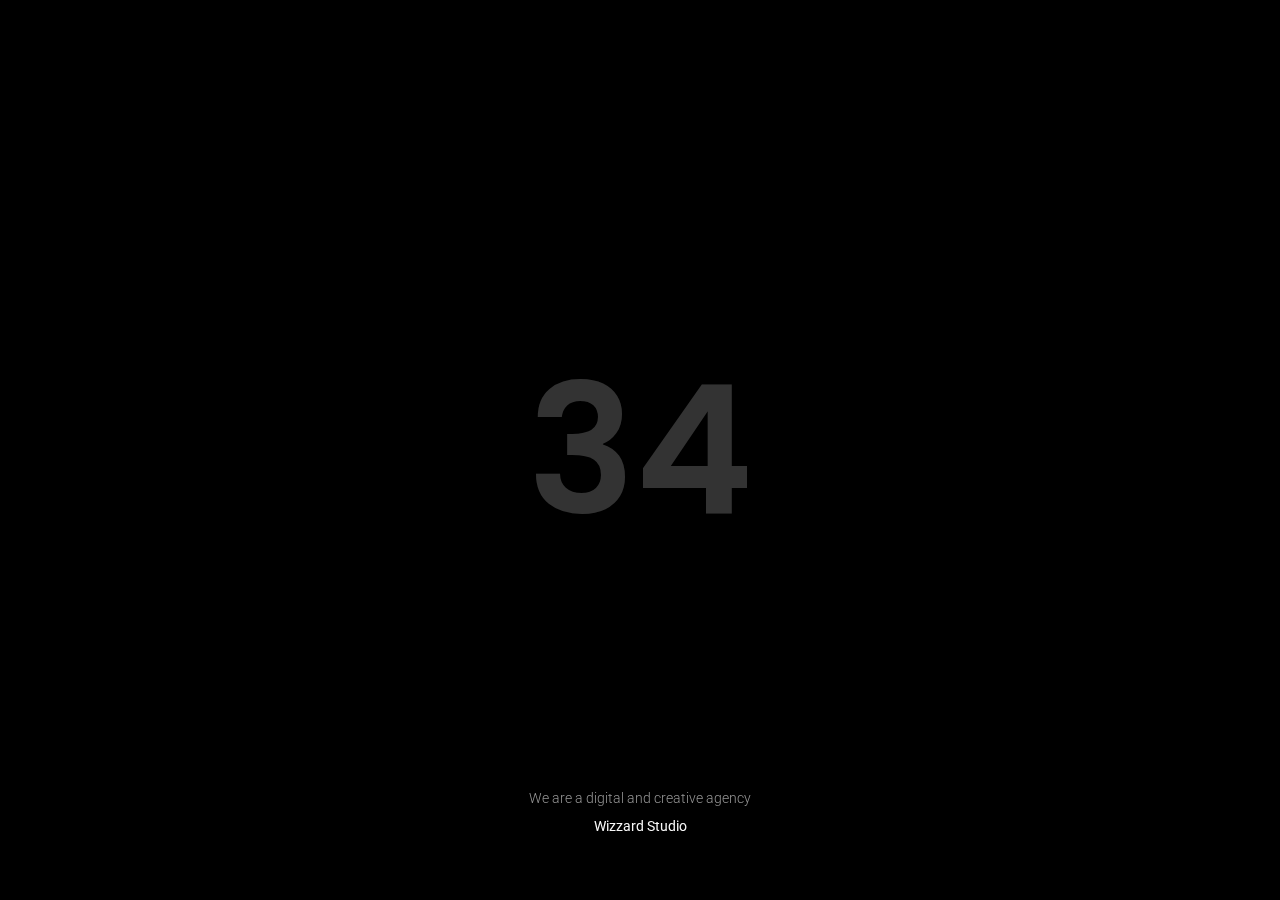
<file: base/home/index.html>
<!DOCTYPE html>
<html lang="en">
<head>
	<!-- Global site tag (gtag.js) - Google Analytics -->
    <script>
		(function(i,s,o,g,r,a,m){i['GoogleAnalyticsObject']=r;i[r]=i[r]||function(){
		(i[r].q=i[r].q||[]).push(arguments)},i[r].l=1*new Date();a=s.createElement(o),
		m=s.getElementsByTagName(o)[0];a.async=1;a.src=g;m.parentNode.insertBefore(a,m)
		})(window,document,'script','https://www.google-analytics.com/analytics.js','ga');
		
		ga('create', 'code here', 'auto');
		ga('send', 'pageview');
	</script>

    <title>Wizzard - Creative Ajax Portfolio Showcase Template</title>
    <meta name="viewport" content="width=device-width, initial-scale=1.0" />
    <meta name="description" content="Download the best Creative Portfolio HTML Template in 2018" />
    <meta name="author" content="ClaPat Studio">
    <meta charset="UTF-8" />    
    <link rel="icon" type="image/ico" href="favicon.ico" />
    <link href="style.css" rel="stylesheet" />
    <link href="css/font-awesome.min.css" rel="stylesheet" />
    <link href='https://fonts.googleapis.com/css?family=Roboto:400,300' rel='stylesheet' type='text/css'>
    <link href="https://fonts.googleapis.com/css?family=Poppins:500,600" rel="stylesheet">     
    
</head>
    






<body class="hidden">

	<main>
    
    <div class="preloader-wrap">
    	<div class="outer">
        	<div class="inner">
      			<div class="percentage" id="precent"></div>
                <div class="preloader-text">We are a digital and creative agency <span>Wizzard Studio</span></div>      
      		</div>
      	</div>
    </div>
    
	<div class="cd-index cd-main-content">
	
	<!-- Page Content -->
	<div id="page-content" class="" data-bgcolor="#eee">
        
        <!-- Background Lines -->
        <div class="bg-lines hidden">    
            <svg>
    			<line x1="20%" y1="100%" x2="80%" y2="0"/>
				<line x1="80%" y1="100%" x2="20%" y2="0"/>
    		</svg>  
        </div>
        <!--/Background Lines -->
        
        
    
        <!-- Header -->
        <header class="scroll-hide">
            <div id="header-container">
        
            <!-- Logo -->
            <div id="logo">
                <a class="ajax-link" data-type="page-transition" href="index.html">
                    <img class="black-logo" src="images/logo.png" alt="ClaPat Logo">
                    <img class="white-logo" src="images/logo-white.png" alt="ClaPat Logo">
                </a>
            </div>
            <!--/Logo -->            
            
            <div class="menu-info">Featured Projects</div> 
            
            <!-- Menu Burger -->
            <div id="burger-wrapper">
            	<div id="burger-circle"></div>
                <div id="menu-burger">
                    <span></span>
                    <span></span>
                </div>
            </div>
            <!--/Menu Burger -->
        
            </div>
        </header>
        <!--/Header -->
        
        
        <!-- Menu Overlay -->
        <div id="menu-overlay">
            
            <div id="close-menu"></div>  
            
            <div class="outer">
                <div class="inner">
                    
                    <nav>                    
                        <ul class="main-menu">
                            <li class="mp active"><a class="ajax-link menu-link" data-type="page-transition" href="index.html"><span></span>Home</a></li>
                            <li class="mp has-sub"><a href="#"><span></span>Portfolio</a>
                                <ul>
                                    <li><a class="ajax-link" data-type="page-transition" href="portfolio.html">Visible Text</a></li>
                                    <li><a class="ajax-link" data-type="page-transition" href="portfolio1.html">Black Overlay</a></li>
                                </ul>
                            </li>
                            <li class="mp"><a class="ajax-link menu-link" data-type="page-transition" href="about.html"><span></span>About</a></li>
                            <li class="mp"><a class="ajax-link menu-link" data-type="page-transition" href="contact.html"><span></span>Contact</a></li>
                        </ul>                
                    </nav>
                    
                    
                </div>
            </div>
        
        </div>
        <!-- Menu Overlay -->
        
        
        
        <!-- Showcase Holder -->
        <div id="showcase-holder"> 
            <div id="showcase-slider"> 
            
            
                <!-- Section Slide -->
                <div class="section light-content">
                    
                    <div class="img-mask">
                        <a class="ajax-link-project" data-type="page-transition" href="project01.html">
                            <div class="img-perspective">
                                <div class="img-split">
                                    <div class="section-image" data-src="images/01hero.jpg"></div>
                                    <div class="section-image-mirror"></div>                        
                                </div>
                            </div>
                         </a>
                    </div>
                                               
                    <div class="section-shadow"></div>
                    
                    <div class="section-caption-outer">
                        <div class="section-caption-inner">
                            <h2 class="section-title sa-one">Tina Turner</h2>
                            <p class="section-subtitle sa-two">Photography</p>
                        </div>
                    </div>
                    
                </div>
                <!--/Section Slide -->					
                
                
                <!-- Section Slide -->
                <div class="section light-content">
                    
                    <div class="img-mask">
                        <a class="ajax-link-project" data-type="page-transition" href="project03.html">
                            <div class="img-perspective">
                                <div class="img-split">
                                    <div class="section-image" data-src="images/03hero.jpg"></div>
                                    <div class="section-image-mirror"></div>                        
                                </div>
                            </div>
                         </a>
                    </div>
                    
                    <div class="section-shadow"></div>
                    
                    <div class="section-caption-outer">
                        <div class="section-caption-inner">
                            <h2 class="section-title sa-one">Sombre Forest</h2>
                            <p class="section-subtitle sa-two">Photography</p>
                        </div>
                    </div>
                    
                </div>
                <!--/Section Slide -->	
                
                
                <!-- Section Slide -->
                <div class="section light-content">
                    
                   <div class="img-mask">
                        <a class="ajax-link-project" data-type="page-transition" href="project06.html">
                            <div class="img-perspective">
                                <div class="img-split">
                                    <div class="section-image" data-src="images/06hero.jpg"></div>
                                    <div class="section-image-mirror"></div>                        
                                </div>
                            </div>
                         </a>
                    </div>
                    
                    <div class="section-shadow"></div>
                    
                    <div class="section-caption-outer">
                        <div class="section-caption-inner">
                            <h2 class="section-title sa-one">Sport Black</h2>
                            <p class="section-subtitle sa-two">Design</p>
                        </div>
                    </div>
                    
                </div>
                <!--/Section Slide -->					
                
                
                <!-- Section Slide -->
                <div class="section light-content">
                    
                    <div class="img-mask">
                        <a class="ajax-link-project" data-type="page-transition" href="project07.html">
                            <div class="img-perspective">
                                <div class="img-split">
                                    <div class="section-image" data-src="images/07hero.jpg"></div>
                                    <div class="section-image-mirror"></div>                        
                                </div>
                            </div>
                         </a>
                    </div>
                    
                    <div class="section-shadow"></div>
                    
                    <div class="section-caption-outer">
                        <div class="section-caption-inner">
                            <h2 class="section-title sa-one">Guest House</h2>
                            <p class="section-subtitle sa-two">Photography</p>
                        </div>
                    </div>
                    
                </div>
                <!--/Section Slide -->
                
                
                <!-- Section Slide -->
                <div class="section light-content">
                    
                    <div class="img-mask">
                        <a class="ajax-link-project" data-type="page-transition" href="project09.html">
                            <div class="img-perspective">
                                <div class="img-split">
                                    <div class="section-image" data-src="images/09hero.jpg"></div>
                                    <div class="section-image-mirror"></div>                        
                                </div>
                            </div>
                         </a>
                    </div>
                    
                    <div class="section-shadow"></div>
                    
                    <div class="section-caption-outer">
                        <div class="section-caption-inner">
                            <h2 class="section-title sa-one">Iceland</h2>
                            <p class="section-subtitle sa-two">Photography</p>
                        </div>
                    </div>
                    
                </div>
                <!--/Section Slide -->
                
                
                <!-- Section Slide -->
                <div class="section text-align-center last-slide">
                    
                    <p class="smaller sa-one">Are you ready for more?</p>
                    <h2 class="sa-two">View our entire <br class="destroy">Portfolio projects collection</h2>
                    
                    <hr>
                    
                    <div class="sa-three">
                        <a href="portfolio.html" class="clapat-button rounded outline ajax-link" data-type="page-transition" ><span>See More</span></a>
                    </div>    
                    
                </div>
                <!--/Section Slide -->	                   
                    
                                
            </div>
        </div>    
        <!-- Showcase Holder -->
        
        
        <!-- Footer -->
        <footer class="hidden after-slider">        	
            <div id="footer-container">
            
                <div id="page-action-holder-left" data-tooltip="Prev" data-placement="right">
                    <div id="prev-slide">                                                    
                        <svg version="1.1" xmlns="http://www.w3.org/2000/svg" x="20px" y="20px" width="40px" height="40px" viewBox="0 0 80 80" xml:space="preserve">
                            <circle class="circle-action is-inner" cx="40" cy="40" r="36" />
                            <circle class="circle-action is-outer" cx="40" cy="40" r="36" />
                        </svg>
                        <i class="fa fa-chevron-left" aria-hidden="true"></i>
                        <div class="circle-line"></div>
                    </div>                        	
                </div>
                
                <div id="page-action-holder-right" data-tooltip="Next" data-placement="left">
                    <div id="next-slide">                                                    
                        <svg version="1.1" xmlns="http://www.w3.org/2000/svg" x="10px" y="10px" width="40px" height="40px" viewBox="0 0 80 80" xml:space="preserve">
                            <circle class="circle-action is-inner" cx="40" cy="40" r="36" />
                            <circle class="circle-action is-outer" cx="40" cy="40" r="36" />
                        </svg>
                        <i class="fa fa-chevron-right" aria-hidden="true"></i>
                        <div class="circle-line"></div>
                    </div>
                </div>
                
                <ul class="socials-text">
                    <li><a href="https://www.facebook.com/clapat.ro" target="_blank"><i class="fa fa-facebook"></i></a></li>
                    <li><a href="https://www.twitter.com/clapatdesign" target="_blank"><i class="fa fa-twitter"></i></a></li>
                    <li><a href="https://www.dribbble.com/clapat" target="_blank"><i class="fa fa-dribbble"></i></a></li>
                    <li><a href="https://www.behance.net/clapat" target="_blank"><i class="fa fa-behance"></i></a></li>
                </ul>            
                
                <p class="copyright">2018 © <a target="_blank" href="https://www.clapat.com/themes/wizzard/">Wizzard Theme</a>. Design by <a target="_blank" href="https://www.clapat.com/">Clapat</a>.</p> 
            
        	</div>
        </footer>
        <!--/Footer -->
 
 
	</div>    
	<!--/Page Content -->
    
    <div id="rotate-device"></div>
    
    
    </div>
</main>
    
    
    <div class="cd-cover-layer"></div>
    
		
    <script src="https://cdnjs.cloudflare.com/ajax/libs/jquery/3.3.1/jquery.min.js"></script>
    <script src="http://maps.google.com/maps/api/js?sensor=false" type="text/javascript"></script>
    <script src="js/plugins.js"></script>
    <script src="js/scripts.js"></script>



</body>

</html>
</file>
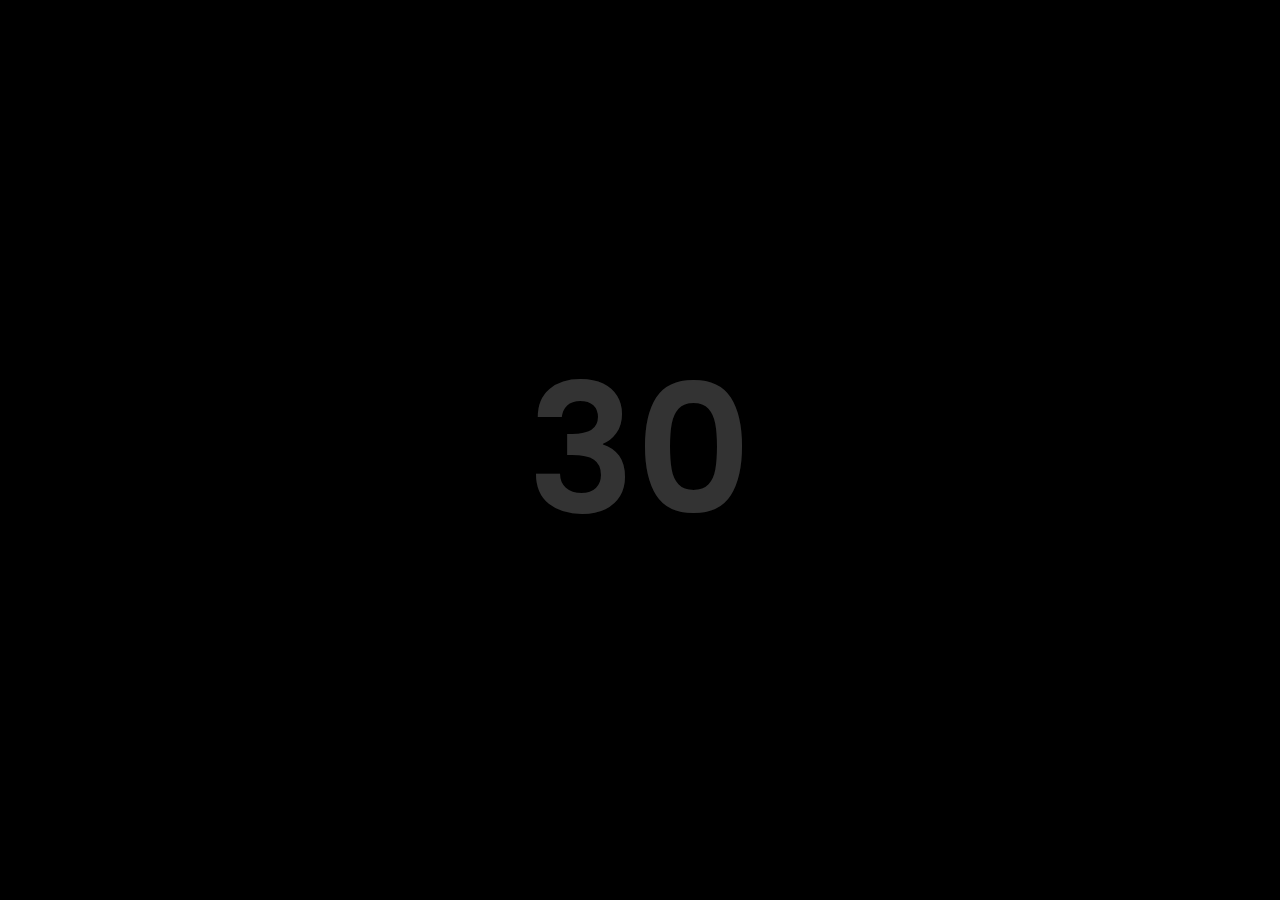
<file: parts/home/index.html>
<!DOCTYPE html>
<html lang="en">
<head>
	<!-- Global site tag (gtag.js) - Google Analytics -->
    <script>
		(function(i,s,o,g,r,a,m){i['GoogleAnalyticsObject']=r;i[r]=i[r]||function(){
		(i[r].q=i[r].q||[]).push(arguments)},i[r].l=1*new Date();a=s.createElement(o),
		m=s.getElementsByTagName(o)[0];a.async=1;a.src=g;m.parentNode.insertBefore(a,m)
		})(window,document,'script','https://www.google-analytics.com/analytics.js','ga');
		
		ga('create', 'code here', 'auto');
		ga('send', 'pageview');
	</script>

    <title>Wizzard - Creative Ajax Portfolio Showcase Template</title>
    <meta name="viewport" content="width=device-width, initial-scale=1.0" />
    <meta name="description" content="Download the best Creative Portfolio HTML Template in 2018" />
    <meta name="author" content="ClaPat Studio">
    <meta charset="UTF-8" />    
    <link rel="icon" type="image/ico" href="favicon.ico" />
    <link href="style.css" rel="stylesheet" />
    <link href="css/font-awesome.min.css" rel="stylesheet" />
    <link href='https://fonts.googleapis.com/css?family=Roboto:400,300' rel='stylesheet' type='text/css'>
    <link href="https://fonts.googleapis.com/css?family=Poppins:500,600" rel="stylesheet">     
    
</head>
    






<body class="hidden">

	<main>
    
    <div class="preloader-wrap">
    	<div class="outer">
        	<div class="inner">
      			<div class="percentage" id="precent"></div>
                <!-- <div class="preloader-text">We are a digital and creative agency <span>Wizzard Studio</span></div>       -->
      		</div>
      	</div>
    </div>
    
	<div class="cd-index cd-main-content">
	
	<!-- Page Content -->
	<div id="page-content" class="" data-bgcolor="#eee">
        
        <!-- Background Lines -->
        <div class="bg-lines hidden">    
            <svg>
    			<line x1="20%" y1="100%" x2="80%" y2="0"/>
				<line x1="80%" y1="100%" x2="20%" y2="0"/>
    		</svg>  
        </div>
        <!--/Background Lines -->
        
        
    
        <!-- Header -->
        <header class="scroll-hide">
            <div id="header-container">
        
            <!-- Logo -->
            <div id="logo">
<!--                 <a class="ajax-link" data-type="page-transition" href="index.html">
                    <img class="black-logo" src="images/logo.png" alt="ClaPat Logo">
                    <img class="white-logo" src="images/logo-white.png" alt="ClaPat Logo">
                </a> -->
                <!-- <div id="burger-circle"></div> -->
                <!-- <span class="new-logo"></span> -->
            </div>
            <!--/Logo -->            
            
            <!-- <div class="menu-info">Анастасия Худикова</div> -->
            
            <!-- Menu Burger -->
            <div id="burger-wrapper">
            	<div id="burger-circle"></div>
                <div id="menu-burger">
                    <span></span>
                    <span></span>
                </div>
            </div>
            <!--/Menu Burger -->
        
            </div>
        </header>
        <!--/Header -->
        
        
        <!-- Menu Overlay -->
        <div id="menu-overlay">
            
            <div id="close-menu"></div>  
            
            <div class="outer">
                <div class="inner">
                    
                    <nav>                    
                        <ul class="main-menu">
                            <li class="mp active"><a class="ajax-link menu-link" data-type="page-transition" href="index.html"><span></span>Главная</a></li>
<!--                             <li class="mp has-sub"><a href="#"><span></span>Portfolio</a>
                                <ul>
                                    <li><a class="ajax-link" data-type="page-transition" href="portfolio.html">Visible Text</a></li>
                                    <li><a class="ajax-link" data-type="page-transition" href="portfolio1.html">Black Overlay</a></li>
                                </ul>
                            </li> -->
                            <li class="mp"><a class="ajax-link menu-link" data-type="page-transition" href=""><span></span>Заказчики</a></li>
                            <!-- <li class="mp"><a class="ajax-link menu-link" data-type="page-transition" href=""><span></span>Инструменты</a></li> -->
                        </ul>                
                    </nav>
                    
                    
                </div>
            </div>
        
        </div>
        <!-- Menu Overlay -->
        
        
        
        <!-- Showcase Holder -->
        <div id="showcase-holder"> 
            <div id="showcase-slider">

                <!-- Section Slide -->
                <div class="section light-content">
                    <div class="img-mask">
                        <a class="ajax-link-project" data-type="page-transition" href="project01.html">
                            <div class="img-perspective">
                                <div class="img-split">
                                    <div class="section-image" data-src="images/01hero.jpg"></div>
                                    <!-- <div class="section-image" data-src="images/a.jpg"></div> -->
                                    <div class="section-image-mirror"></div>                        
                                </div>
                            </div>
                         </a>
                    </div>                     
                    <div class="section-shadow"></div>
                    <div class="section-caption-outer">
                        <div class="section-caption-inner">
                            <h2 class="section-title sa-one">Анастасия Худикова</h2>
                            <!-- <p class="section-subtitle sa-two">Photography</p> -->
                        </div>
                    </div>
                </div>
                <!--/Section Slide -->

<!-- Section -->
<div class="section">
        <!-- Row -->
    <div class="vc_row small row_padding_top row_padding_bottom text-align-center">
        <div class="container">                        
            <h3 class="has-animation" data-delay="100">
                What people are saying about us
            </h3>

            <hr>
            
            <div class="text-carousel has-animation" data-delay="10">
                <div class="text-carousel-item">
                    <p>"These guys are amazing. I really like this theme and the customer support is just amazing. <br class="destroy">Thank you for all of your support."</p>                                    <div class="user-review">Sultan0254 - Themeforest</div>
                </div>
                
                <div class="text-carousel-item">
                    <p>"The design is beautiful, elegant and minimal. The customer service was amazing, asked for a <br class="destroy">404 page and they provided me one free of charge. "</p>
                    <div class="user-review">Rmbettencourt - Themeforest</div>              
                </div>
                
                <div class="text-carousel-item"> 
                    <p>"Maestro is one of my favorite theme and I bought quite a few from ThemeForest"</p>
                    <div class="user-review">Oratorio - Themeforest</div>             
                </div>               
            </div>
        </div>
    </div>
    <!--/Row -->
</div>
<!-- Section -->

                <!-- Section -->
                <div class="section">
                    <!-- Row -->
                    <div class="vc_row row_padding_top row_padding_bottom text-align-center">
                        <div class="container">
                            <h3 class="has-animation" data-delay="100">Just some of the reasons</h3>
                            <hr><hr>
<!--                             <div class="one_half has-animation" data-delay="150">
                                <div class="clapat-icon">
                                    <i class="fa fa-life-ring" aria-hidden="true"></i>
                                    <h6>Friendly Support</h6>
                                    <p>We will be with you every step of the way. It’s a promise!</p>
                                </div>
                            </div> -->
                            <div class="one_half has-animation" data-delay="200">
                                <div class="clapat-icon">
                                    <i class="fa fa-cogs" aria-hidden="true"></i>
                                    <h6>Need Custom Work?</h6>
                                    <p>Send us a message with everything you need to customize.</p>
                                </div>
                            </div>
                            <div class="one_half has-animation" data-delay="200">
                                <div class="clapat-icon">
                                    <i class="fa fa-repeat" aria-hidden="true"></i>
                                    <h6>Need Custom Work?</h6>
                                    <p>Send us a message with everything you need to customize.</p>
                                </div>
                            </div>
<!--                             <div class="one_half has-animation" data-delay="200">
                                <div class="clapat-icon">
                                    <i class="fa fa-repeat" aria-hidden="true"></i>
                                    <h6>Money Back Guarantee</h6>
                                    <p>If you don’t like our theme, we will refund all your money back.</p>
                                </div>
                            </div> -->
                            <hr>
<!--                             <div class="one_half has-animation" data-delay="200">
                                <div class="clapat-icon">
                                    <i class="fa fa-trophy" aria-hidden="true"></i>
                                    <h6>Premium Quality</h6>
                                    <p>All Themes are made by Envato Elite Author - ClaPat</p>
                                </div>
                            </div> -->
                        </div>
                    </div>
                    <!--/Row -->

                </div>
                <!-- Section -->

                <!-- Section -->
                <div class="section">
                    <!-- Row -->
                    <div class="vc_row small text-align-center contact_us has-animation"  data-delay="100">
                        
                        <div class="container">
                            
                            <h4>Оставить заявку</h4>
                            <!-- <p>For projects or anything else don’t hesitate to get in touch with us. </p> -->
                           
                            
                            <!-- Contact Formular -->
                            <div id="contact-formular">
                            
                                <div id="message"></div>
                            
                                <form method="post" action="contact.php" name="contactform" id="contactform">                             
                                    <div class="name-box">        
                                        <input name="name" type="text" id="name" size="30"  onfocus="if(this.value == 'Full Name') { this.value = ''; }" onblur="if(this.value == '') { this.value = 'Full Name'; }" value="Имя"><label class="input_label"></label>
                                    </div>                                                        
                                    <div class="email-box">
                                        <input name="email" type="text" id="email" size="30" onfocus="if(this.value == 'E-mail') { this.value = ''; }" onblur="if(this.value == '') { this.value = 'E-mail'; }" value="Телефон" ><label class="input_label"></label>
                                    </div>                            
                                    <div class="message-box">
                                        <textarea name="comments" cols="40" rows="4" id="comments" onfocus="if(this.value == 'Your Message') { this.value = ''; }" onblur="if(this.value == '') { this.value = 'Your Message'; }" >Сообщение</textarea><label class="input_label slow"></label>
                                    </div>                             
                                     <div class="submit-box">             
                                        <input type="submit" class="send_message clapat-button outline" id="submit" value="Отправить" /> 
                                    </div>
                                </form>                        
                                                        
                            </div>
                            <!--/Contact Formular -->
                            
                            <hr><hr>
                            
                        </div>
                    </div>
                    <!--/Row -->
                </div>
                <!-- Section -->

                <div class="section">
                    <!-- Row -->
                    <div class="vc_row small text-align-center row_padding_top row_padding_bottom small has-animation"  data-delay="0">
                    
                        <div class="container">
                            
                            <div class="one_third">
                                <div class="clapat-icon">
                                    <i class="fa fa-paper-plane fa-2x" aria-hidden="true"></i>
                                </div>
                            
                                <h6><a href="mailto:office@wizzard.com" class="link"><span>hudikova@gmail.com</span></a></h6>
                                <p>Почта</p>                        
                            </div>
                            
                            <div class="one_third">
                                <div class="clapat-icon">
                                    <i class="fa fa-map-marker fa-2x" aria-hidden="true"></i>
                                </div>
                            
                                <h6>hudikova91</h6>
                                <p>Skype</p>                        
                            </div>
                            
                            <div class=" one_third last">
                                <div class="clapat-icon">
                                    <i class="fa fa-phone fa-2x" aria-hidden="true"></i>
                                </div>
                            
                                <h6>8-918-574-00-08</h6>
                                <p>Телефон</p>
                            </div>
                            
                        </div>
                        
                    </div>
                    <!--/Row -->
                </div>
                <!-- Section -->
            </div>
        </div>    
        <!-- Showcase Holder -->
        
        <!-- Footer -->
        <footer class="hidden after-slider">        	
            <div id="footer-container">
            
                <div id="page-action-holder-left" data-tooltip="Prev" data-placement="right">
                    <div id="prev-slide">                                                    
                        <svg version="1.1" xmlns="http://www.w3.org/2000/svg" x="20px" y="20px" width="40px" height="40px" viewBox="0 0 80 80" xml:space="preserve">
                            <circle class="circle-action is-inner" cx="40" cy="40" r="36" />
                            <circle class="circle-action is-outer" cx="40" cy="40" r="36" />
                        </svg>
                        <i class="fa fa-chevron-left" aria-hidden="true"></i>
                        <div class="circle-line"></div>
                    </div>                        	
                </div>
                
                <div id="page-action-holder-right" data-tooltip="Next" data-placement="left">
                    <div id="next-slide">                                                    
                        <svg version="1.1" xmlns="http://www.w3.org/2000/svg" x="10px" y="10px" width="40px" height="40px" viewBox="0 0 80 80" xml:space="preserve">
                            <circle class="circle-action is-inner" cx="40" cy="40" r="36" />
                            <circle class="circle-action is-outer" cx="40" cy="40" r="36" />
                        </svg>
                        <i class="fa fa-chevron-right" aria-hidden="true"></i>
                        <div class="circle-line"></div>
                    </div>
                </div>
                
                <ul class="socials-text">
                    <li><a href="https://www.facebook.com/clapat.ro" target="_blank"><i class="fa fa-facebook"></i></a></li>
                    <li><a href="https://www.twitter.com/clapatdesign" target="_blank"><i class="fa fa-twitter"></i></a></li>
                    <li><a href="https://www.dribbble.com/clapat" target="_blank"><i class="fa fa-dribbble"></i></a></li>
                    <li><a href="https://www.behance.net/clapat" target="_blank"><i class="fa fa-behance"></i></a></li>
                </ul>            
                
                <p class="copyright">2018 © <a target="_blank" href="https://www.clapat.com/themes/wizzard/">Wizzard Theme</a>. Design by <a target="_blank" href="https://www.clapat.com/">Clapat</a>.</p> 
            
        	</div>
        </footer>
        <!--/Footer -->
 
 
	</div>    
	<!--/Page Content -->
    
    <div id="rotate-device"></div>
    
    
    </div>
</main>
    
    
    <div class="cd-cover-layer"></div>
    
		
    <!-- <script src="https://cdnjs.cloudflare.com/ajax/libs/jquery/3.3.1/jquery.min.js"></script> -->
    <script src="js/jquery.min.js"></script>
    <script src="http://maps.google.com/maps/api/js?sensor=false" type="text/javascript"></script>
    <script src="js/plugins.js"></script>
    <script src="js/scripts.js"></script>



</body>

</html>
</file>
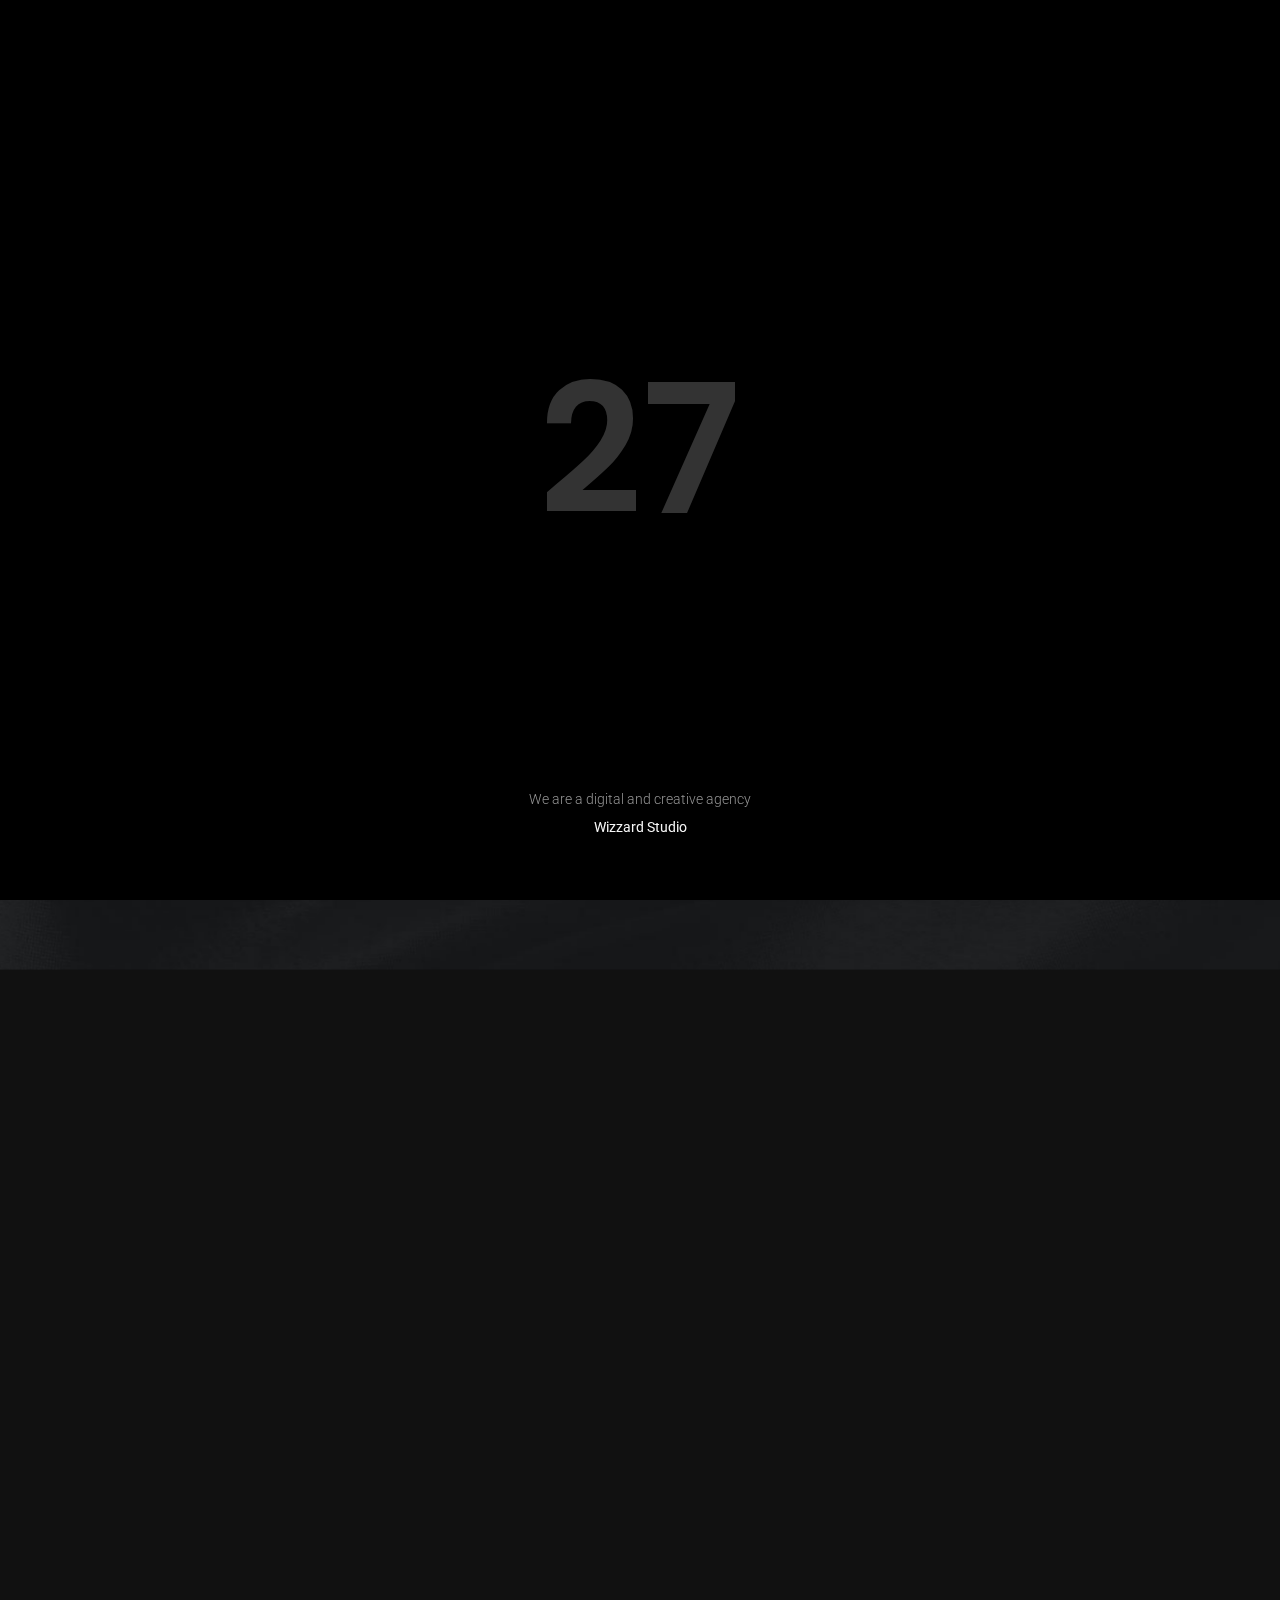
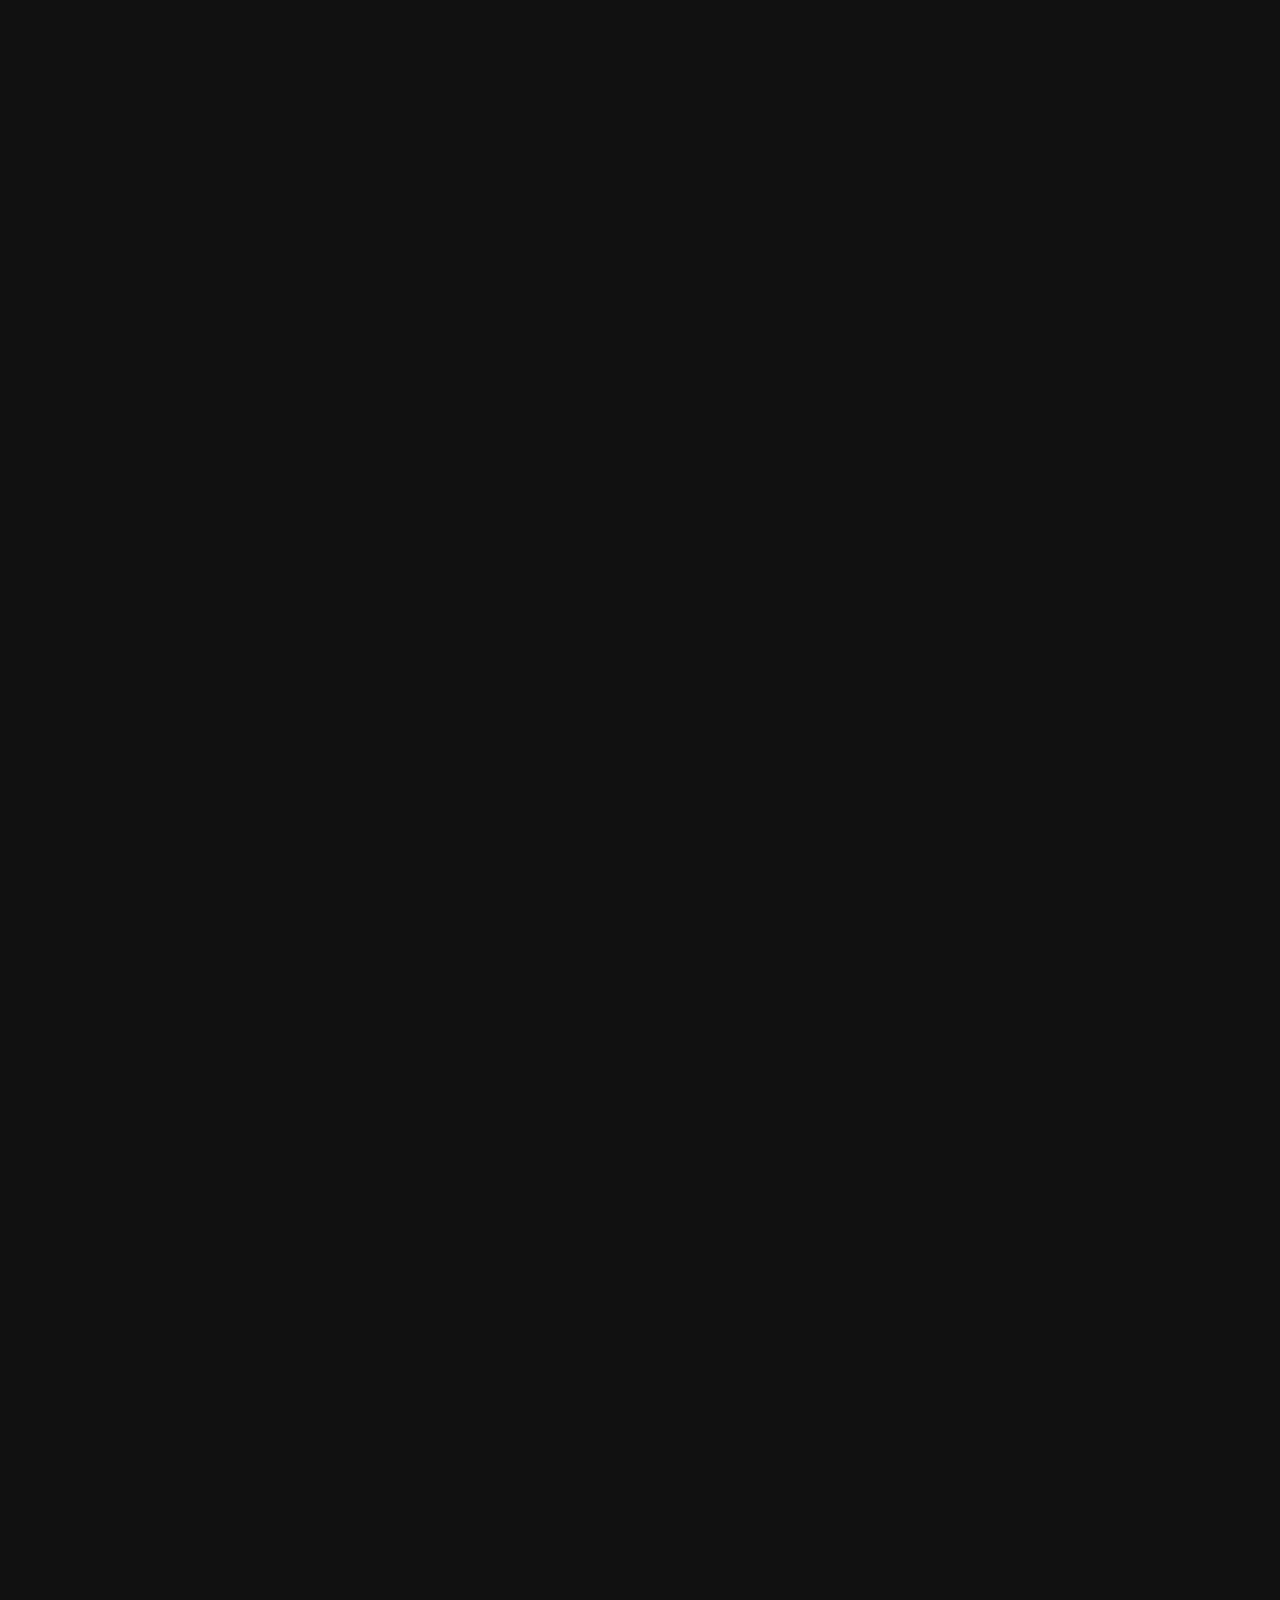
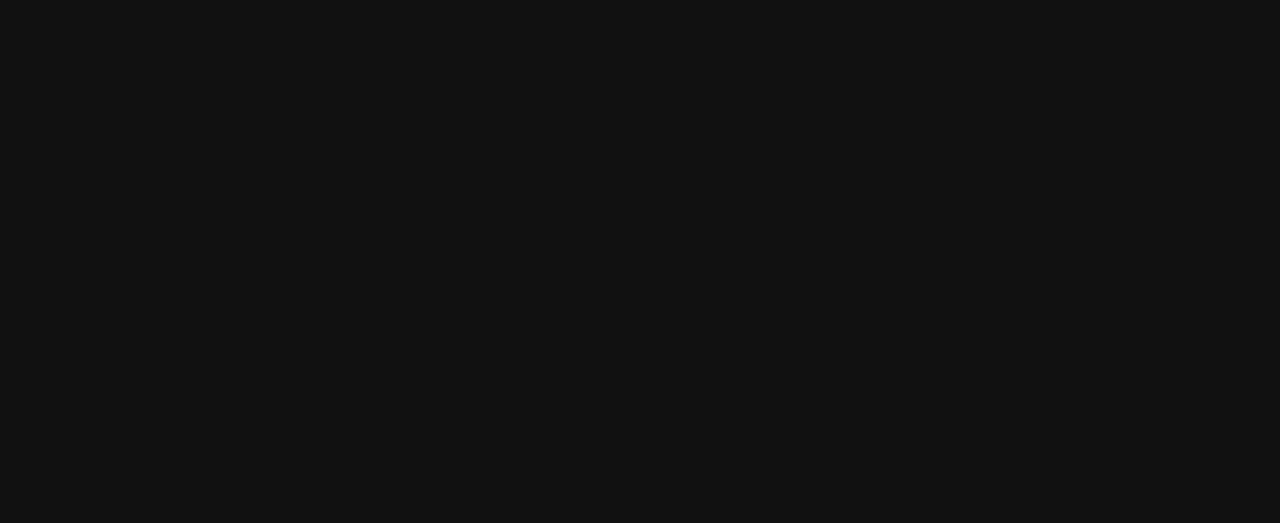
<file: base/about/about.html>
<!DOCTYPE html>
<html lang="en">
<head>
	<!-- Global site tag (gtag.js) - Google Analytics -->
	<script>
		(function(i,s,o,g,r,a,m){i['GoogleAnalyticsObject']=r;i[r]=i[r]||function(){
		(i[r].q=i[r].q||[]).push(arguments)},i[r].l=1*new Date();a=s.createElement(o),
		m=s.getElementsByTagName(o)[0];a.async=1;a.src=g;m.parentNode.insertBefore(a,m)
		})(window,document,'script','https://www.google-analytics.com/analytics.js','ga');
		
		ga('create', 'code here', 'auto');
		ga('send', 'pageview');
	</script>
    
    <title>Wizzard - About us</title>
    <meta name="viewport" content="width=device-width, initial-scale=1.0" />
    <meta name="description" content="Download the best Creative Portfolio HTML Template in 2018" />
    <meta name="author" content="ClaPat Studio">
    <meta charset="UTF-8" />    
    <link rel="icon" type="image/ico" href="favicon.ico" />
    <link href="style.css" rel="stylesheet" />
    <link href="css/font-awesome.min.css" rel="stylesheet" />
    <link href='https://fonts.googleapis.com/css?family=Roboto:400,300' rel='stylesheet' type='text/css'>
    <link href="https://fonts.googleapis.com/css?family=Poppins:500,600" rel="stylesheet">       
   
</head>
    






<body class="hidden">

	<main>
    
    <div class="preloader-wrap">
    	<div class="outer">
        	<div class="inner">
      			<div class="percentage" id="precent"></div>
                <div class="preloader-text">We are a digital and creative agency <span>Wizzard Studio</span></div>      
      		</div>
      	</div>
    </div>  
    
	<div class="cd-index cd-main-content">
	
	<!-- Page Content -->
	<div id="page-content" class="light-content" data-bgcolor="#111">
        
        <!-- Background Lines -->
        <div class="bg-lines hidden">    
            <svg>
    			<line x1="20%" y1="100%" x2="80%" y2="0"/>
				<line x1="80%" y1="100%" x2="20%" y2="0"/>
    		</svg>  
        </div>
        <!--/Background Lines -->
        
        
    
        <!-- Header -->
        <header class="scroll-hid">
            <div id="header-container">
        
            <!-- Logo -->
            <div id="logo">
                <a class="ajax-link" data-type="page-transition" href="index.html">
                    <img class="black-logo" src="images/logo.png" alt="ClaPat Logo">
                    <img class="white-logo" src="images/logo-white.png" alt="ClaPat Logo">
                </a>
            </div>
            <!--/Logo -->            
            
            <!-- Menu Burger -->
            <div id="burger-wrapper">
            	<div id="burger-circle"></div>
                <div id="menu-burger">
                    <span></span>
                    <span></span>
                </div>
            </div>
            <!--/Menu Burger -->
        
            </div>
        </header>
        <!--/Header -->
        
        
        <!-- Menu Overlay -->
        <div id="menu-overlay">
            
            <div id="close-menu"></div>  
            
            <div class="outer">
                <div class="inner">
                    
                    <nav>                    
                        <ul class="main-menu">
                            <li class="mp"><a class="ajax-link menu-link" data-type="page-transition" href="index.html"><span></span>Home</a></li>
                            <li class="mp has-sub"><a href="#"><span></span>Portfolio</a>
                                <ul>
                                    <li><a class="ajax-link" data-type="page-transition" href="portfolio.html">Visible Text</a></li>
                                    <li><a class="ajax-link" data-type="page-transition" href="portfolio1.html">Black Overlay</a></li>
                                </ul>
                            </li>
                            <li class="mp active"><a class="ajax-link menu-link" data-type="page-transition" href="about.html"><span></span>About</a></li>
                            <li class="mp"><a class="ajax-link menu-link" data-type="page-transition" href="contact.html"><span></span>Contact</a></li>
                        </ul>                
                    </nav>
                    
                    
                </div>
            </div>
        
        </div>
        <!-- Menu Overlay -->
        
        
        <!-- Main -->
        <div id="main">
        
        	
            <!-- Hero Section -->
            <div id="hero" class="has-image">
                <div id="hero-styles" class="opacity-onscroll parallax-onscroll">
                    <div id="hero-caption">
                        <div class="inner">
                            <h1 class="hero-title">Wizzard Studio</h1>
                            <p class="hero-subtitle">Design and technology</p>                        
                        </div>
                    </div>
                    <div class="scroll-down-wrap no-border">
                        <a href="#" class="section-down-arrow ">
							<svg class="nectar-scroll-icon" viewBox="0 0 30 45" enable-background="new 0 0 30 45">
								<path class="nectar-scroll-icon-path" fill="none" stroke="#ffffff" stroke-width="2" stroke-miterlimit="10" d="M15,1.118c12.352,0,13.967,12.88,13.967,12.88v18.76  c0,0-1.514,11.204-13.967,11.204S0.931,32.966,0.931,32.966V14.05C0.931,14.05,2.648,1.118,15,1.118z">
								</path>
                            </svg>
                        </a>
                    </div>
                </div>
            </div>
            <div id="hero-bg-wrapper">
				<div id="hero-bg-image" class="light-content has-video" style="background-image:url(images/about.jpg)"></div>
            </div> 
            <div id="hero-height" class="hidden"></div>                
            
            
            <!--/Hero Section -->
            
            
             <!-- Main Content -->
            <div id="main-content">
            	<div id="main-page-content">           
                
                
                
                
                	<!-- Row -->
                    <div class="vc_row small row_padding_top  text-align-center">                        
                        <div class="container">
                        
                            <h2 class="has-animation" data-delay="10">We cover a large range of creative digital projects, platforms, and campaigns to create experiences.</h2>
                            
                            <hr><hr><hr><hr><hr><hr><hr>
                            
                            <h4 class="has-animation" data-delay="10">Our clients:</h4>
                            <p class="has-animation" data-delay="10">Proudly served some of the most famous brands:</p>
                            
                            <hr><hr>
                        
                        </div>                    
                    </div>
                    <!--/Row -->
                    
                    
                    
                    <!-- Row -->
                        <div class="vc_row row_padding_bottom text-align-center">                        
                            <div class="container">
                                
                                <!-- Clients Table --> 
                                <ul class="clients-table has-animation" data-delay="10">                        
                                    <li><img src="images/client-jquery.png" alt="client"></li>
                                    <li><img src="images/client-500.png" alt="client"></li>
                                    <li><img src="images/client-sass.png" alt="client"></li>
                                    <li><img src="images/client-airbnb.png" alt="client"></li>   
                                    <li><img src="images/client-github.png" alt="client"></li>
                                    <li><img src="images/client-php.png" alt="client"></li>
                                    <li><img src="images/client-clapat.png" alt="client"></li>
                                    <li><img src="images/client-wp.png" alt="client"></li>                        
                                </ul>
                                <!--/Clients Table -->
                            
                        </div>                    
                    </div>
                    <!--/Row -->
                    
                    
                    
                    
                    <!-- Row -->
                    <div class="vc_row row_padding_top row_padding_bottom text-align-center">
                        
                        <div class="container">                        
                            
                            <p class="has-animation" data-delay="10">Why to choose our themes?</p>
                            <h3 class="has-animation" data-delay="100">Just some of the reasons <br class="destroy">users choose us</h3>
                            
                            <hr><hr>
                            
                            <div class="one_half has-animation" data-delay="150">
                                <div class="clapat-icon">
                                    <i class="fa fa-life-ring" aria-hidden="true"></i>
                                    <h6>Friendly Support</h6>
                                    <p>We will be with you every step of the way. It’s a promise!</p>
                                </div>
                            </div>
                            
                            <div class="one_half last has-animation" data-delay="150">
                                <div class="clapat-icon">
                                    <i class="fa fa-repeat" aria-hidden="true"></i>
                                    <h6>Money Back Guarantee</h6>
                                    <p>If you don’t like our theme, we will refund all your money back.</p>
                                </div>
                            </div>
                            
                            <hr>
                            
                            <div class="one_half has-animation" data-delay="200">
                                <div class="clapat-icon">
                                    <i class="fa fa-trophy" aria-hidden="true"></i>
                                    <h6>Premium Quality</h6>
                                    <p>All Themes are made by Envato Elite Author - ClaPat</p>
                                </div>
                            </div>
                            
                            <div class="one_half last has-animation" data-delay="200">
                                <div class="clapat-icon">
                                    <i class="fa fa-cogs" aria-hidden="true"></i>
                                    <h6>Need Custom Work?</h6>
                                    <p>Send us a message with everything you need to customize.</p>
                                </div>
                            </div>
                       
                            
                        </div>
                        
                    </div>
                    <!--/Row -->
                    
                    
                    <!-- Row -->
                    <div class="vc_row small row_padding_top row_padding_bottom text-align-center">
                        
                        <div class="container">                        
                            
                            <h3 class="has-animation" data-delay="100">What people are saying about us</h3>
							<hr>
                            
                            <div class="text-carousel has-animation" data-delay="10">
                        
                                <div class="text-carousel-item">
                                    <p>"These guys are amazing. I really like this theme and the customer support is just amazing. <br class="destroy">Thank you for all of your support."</p>                                    <div class="user-review">Sultan0254 - Themeforest</div>
                                </div>
                                
                                
                                <div class="text-carousel-item">
                                    <p>"The design is beautiful, elegant and minimal. The customer service was amazing, asked for a <br class="destroy">404 page and they provided me one free of charge. "</p>
                                    <div class="user-review">Rmbettencourt - Themeforest</div>              
                                </div>
                                
                                
                                <div class="text-carousel-item"> 
                                    <p>"Maestro is one of my favorite theme and I bought quite a few from ThemeForest"</p>
                                    <div class="user-review">Oratorio - Themeforest</div>                     
                                </div>               
                            
                            </div>
                       
                            
                        </div>
                        
                    </div>
                    <!--/Row -->
                    
                    
                    <!-- Row -->
                    <div class="vc_row small row_padding_top row_padding_bottom text-align-center">
                        
                        <div class="container">                        
                            
                            <h2 class="has-animation" data-delay="10">Whatever your needs, we're looking forward to hearing from you</h2>
                            
                            <hr>
                            
                            <a href="contact.html" class="clapat-button rounded outline ajax-link has-animation" data-delay="100" data-type="page-transition" ><span>Contact Us</span></a>
                           
                        </div>
                        
                    </div>
                    <!--/Row -->
                
                
            
            	</div>
                <!--/Main Page Content -->           
            </div>
            <!--/Main Content --> 
        </div>
        <!--/Main -->       
        
        
        <!-- Footer -->
        <footer class="hidden">        	
            <div id="footer-container">
            	<a id="page-action-holder-left" class="ajax-link" href="portfolio.html" data-type="page-transition" data-tooltip="Back to Works" data-placement="top">
                    <div id="backtoworks">                                                    
                        <svg version="1.1" xmlns="http://www.w3.org/2000/svg" x="20px" y="20px" width="40px" height="40px" viewBox="0 0 80 80" xml:space="preserve">
                            <circle class="circle-action is-inner" cx="40" cy="40" r="36" />
                            <circle class="circle-action is-outer" cx="40" cy="40" r="36" />
                        </svg>
                        <i class="fa fa-times" aria-hidden="true"></i>
                        <div class="circle-line"></div>
                    </div>                        	
                </a>
                
                <div id="page-action-holder-right" data-tooltip="Go Top" data-placement="top">
                    <div id="scrolltotop">                                                    
                        <svg version="1.1" xmlns="http://www.w3.org/2000/svg" x="10px" y="10px" width="40px" height="40px" viewBox="0 0 80 80" xml:space="preserve">
                            <circle class="circle-action is-inner" cx="40" cy="40" r="36" />
                            <circle class="circle-action is-outer" cx="40" cy="40" r="36" />
                        </svg>
                        <i class="fa fa-chevron-up" aria-hidden="true"></i>
                        <div class="circle-line"></div>
                    </div>
                </div>
            
                <ul class="socials-text">
                    <li><a href="https://www.facebook.com/clapat.ro" target="_blank"><i class="fa fa-facebook"></i></a></li>
                    <li><a href="https://www.twitter.com/clapatdesign" target="_blank"><i class="fa fa-twitter"></i></a></li>
                    <li><a href="https://www.dribbble.com/clapat" target="_blank"><i class="fa fa-dribbble"></i></a></li>
                    <li><a href="https://www.behance.net/clapat" target="_blank"><i class="fa fa-behance"></i></a></li>
                </ul>            
                
                <p class="copyright">2018 © <a target="_blank" href="https://www.clapat.com/themes/wizzard/">Wizzard Theme</a>. Design by <a target="_blank" href="https://www.clapat.com/">Clapat</a>.</p>            
        
        	</div>
        
        </footer>
        <!--/Footer -->
 
 
	</div>    
	<!--/Page Content -->
    
    </div>
</main>
    
    
    <div class="cd-cover-layer"></div>
    
		
    <script src="js/jquery.min.js"></script>
    <script src="http://maps.google.com/maps/api/js?sensor=false" type="text/javascript"></script>
    <script src="js/plugins.js"></script>
    <script src="js/scripts.js"></script>



</body>

</html>
</file>
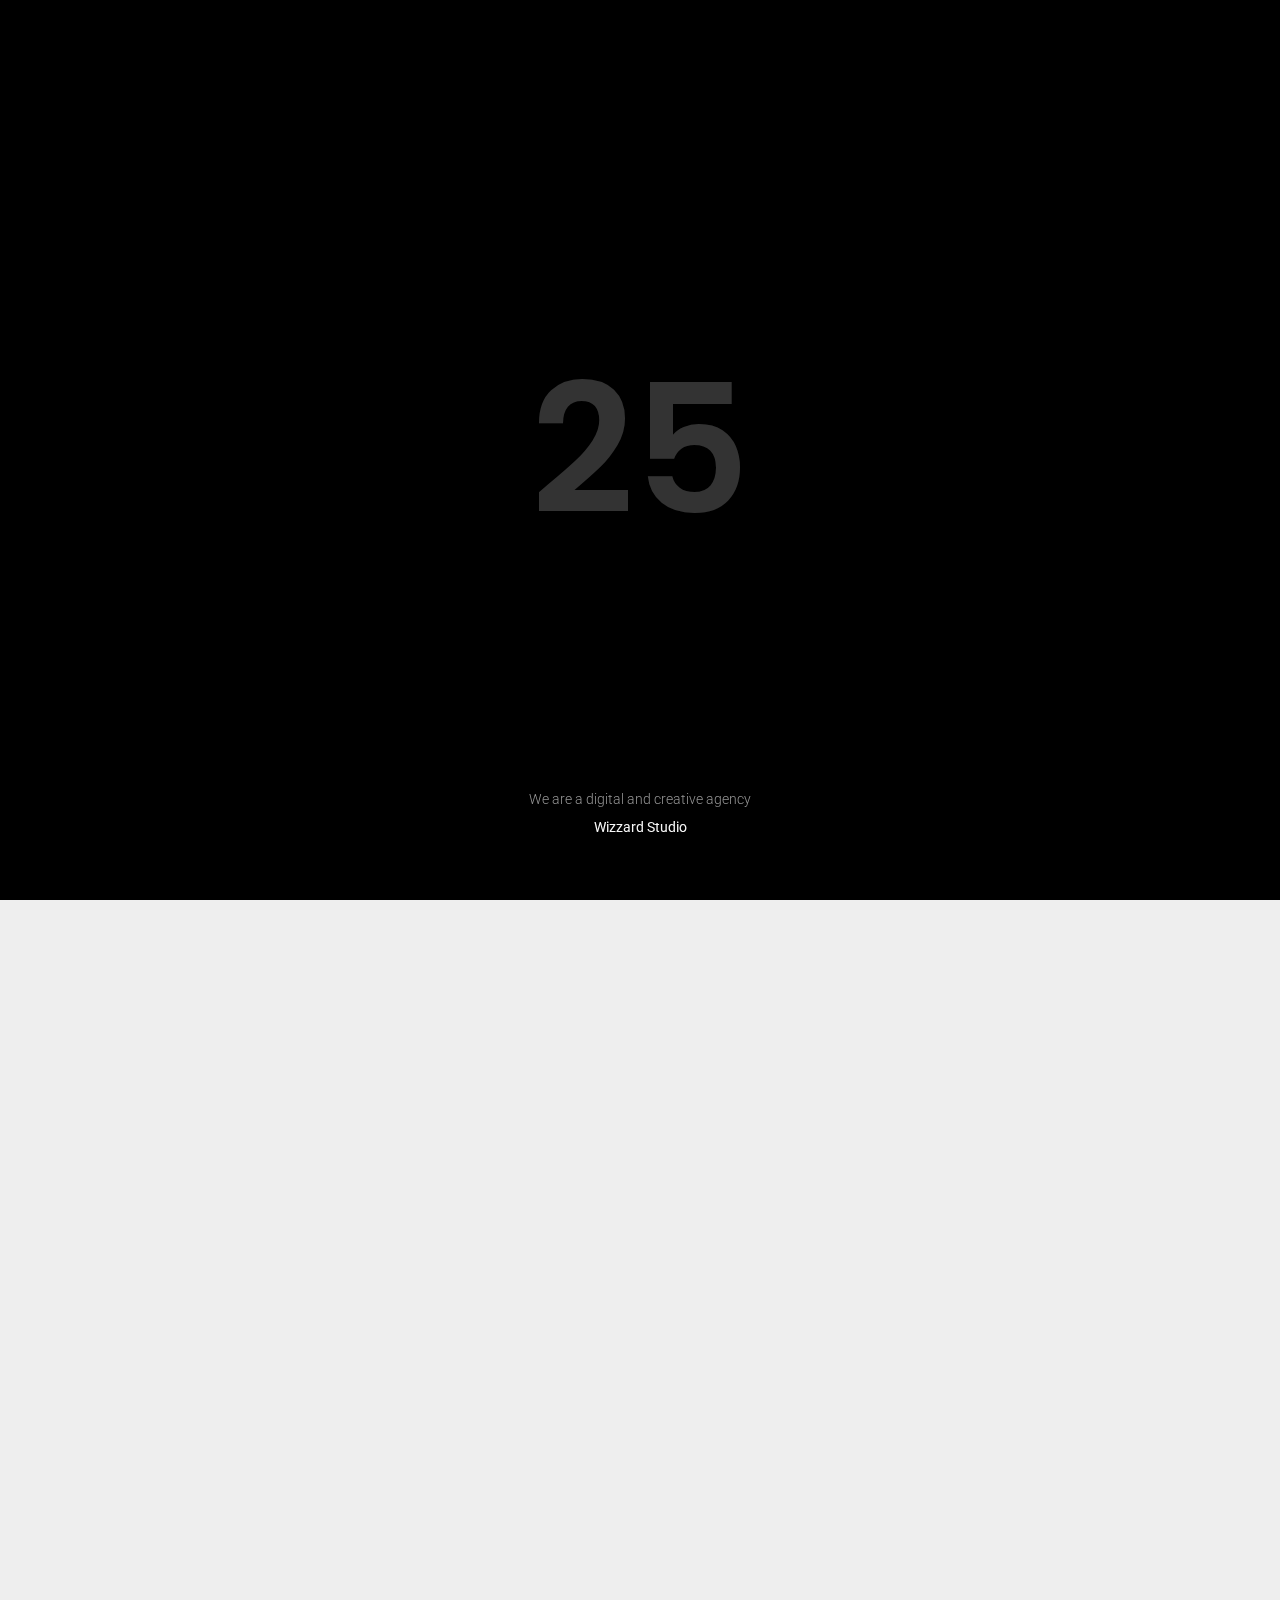
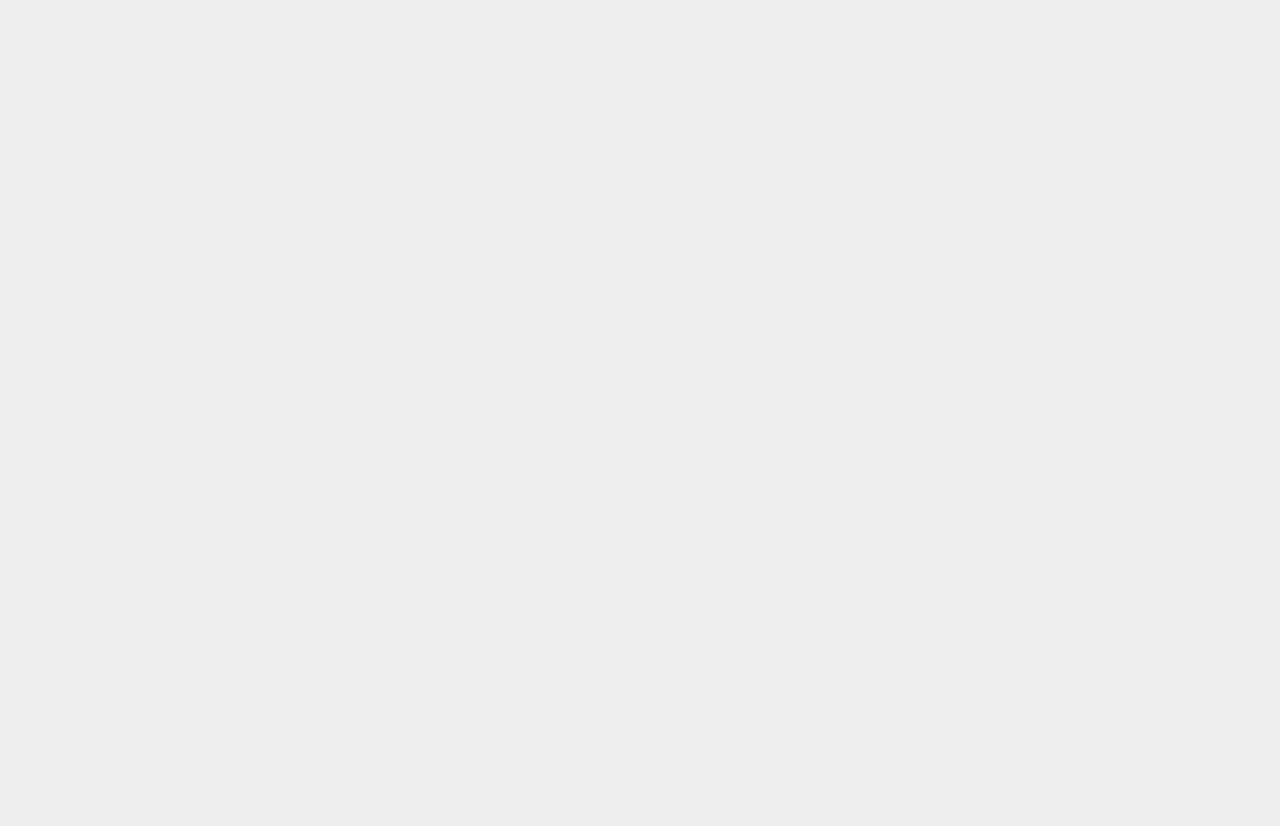
<file: base/portfolio/portfolio.html>
<!DOCTYPE html>
<html lang="en">
<head>
	<!-- Global site tag (gtag.js) - Google Analytics -->
	<script>
		(function(i,s,o,g,r,a,m){i['GoogleAnalyticsObject']=r;i[r]=i[r]||function(){
		(i[r].q=i[r].q||[]).push(arguments)},i[r].l=1*new Date();a=s.createElement(o),
		m=s.getElementsByTagName(o)[0];a.async=1;a.src=g;m.parentNode.insertBefore(a,m)
		})(window,document,'script','https://www.google-analytics.com/analytics.js','ga');
		
		ga('create', 'code here', 'auto');
		ga('send', 'pageview');
	</script>
    
    <title>Wizzard - Portfolio Visible Text</title>
    <meta name="viewport" content="width=device-width, initial-scale=1.0" />
    <meta name="description" content="Download the best Creative Portfolio HTML Template in 2018" />
    <meta name="author" content="ClaPat Studio">
    <meta charset="UTF-8" />    
    <link rel="icon" type="image/ico" href="favicon.ico" />
    <link href="style.css" rel="stylesheet" />
    <link href="css/font-awesome.min.css" rel="stylesheet" />
    <link href='https://fonts.googleapis.com/css?family=Roboto:400,300' rel='stylesheet' type='text/css'>
    <link href="https://fonts.googleapis.com/css?family=Poppins:500,600" rel="stylesheet">       
   
</head>
    






<body class="hidden">

	<main>
        
    <div class="preloader-wrap">
    	<div class="outer">
        	<div class="inner">
      			<div class="percentage" id="precent"></div>
                <div class="preloader-text">We are a digital and creative agency <span>Wizzard Studio</span></div>      
      		</div>
      	</div>
    </div>    
    
	<div class="cd-index cd-main-content">
	
	<!-- Page Content -->
	<div id="page-content" class="" data-bgcolor="#eee">
        
        <!-- Background Lines -->
        <div class="bg-lines hidden">    
            <svg>
    			<line x1="20%" y1="100%" x2="80%" y2="0"/>
				<line x1="80%" y1="100%" x2="20%" y2="0"/>
    		</svg>  
        </div>
        <!--/Background Lines -->
        
        
    
        <!-- Header -->
        <header>
            <div id="header-container">
        
            <!-- Logo -->
            <div id="logo">
                <a class="ajax-link" data-type="page-transition" href="index.html">
                    <img class="black-logo" src="images/logo.png" alt="ClaPat Logo">
                    <img class="white-logo" src="images/logo-white.png" alt="ClaPat Logo">
                </a>
            </div>
            <!--/Logo -->            
            
            <!-- Menu Burger -->
            <div id="burger-wrapper">
            	<div id="burger-circle"></div>
                <div id="menu-burger">
                    <span></span>
                    <span></span>
                </div>
            </div>
            <!--/Menu Burger -->
        
            </div>
        </header>
        <!--/Header -->
        
        
        <!-- Menu Overlay -->
        <div id="menu-overlay">
            
            <div id="close-menu"></div>  
            
            <div class="outer">
                <div class="inner">
                    
                    <nav>                    
                        <ul class="main-menu">
                            <li class="mp"><a class="ajax-link menu-link" data-type="page-transition" href="index.html"><span></span>Home</a></li>
                            <li class="mp has-sub active"><a href="#"><span></span>Portfolio</a>
                                <ul>
                                    <li class="active"><a class="ajax-link" data-type="page-transition" href="portfolio.html">Visible Text</a></li>
                                    <li><a class="ajax-link" data-type="page-transition" href="portfolio1.html">Black Overlay</a></li>
                                </ul>
                            </li>
                            <li class="mp"><a class="ajax-link menu-link" data-type="page-transition" href="about.html"><span></span>About</a></li>
                            <li class="mp"><a class="ajax-link menu-link" data-type="page-transition" href="contact.html"><span></span>Contact</a></li>
                        </ul>                
                    </nav>
                    
                    
                </div>
            </div>
        
        </div>
        <!-- Menu Overlay -->
        
        
        
        
        
        <!-- Portfolio Filters -->
        <div class="page-action-overlay">
            <div class="outer">
                <div class="inner">                	
                    <div class="close-page-action"></div>
                    <p class="page-action-text">Projects Categories:</p>
                    <ul id="filters" class="page-action-content">
                        <li><a id="all" href="#" data-filter="*" class="active">All</a><span>09</span></li>
                        <li><a href="#" data-filter=".photo">Photography</a><span>03</span></li>                        
                        <li><a href="#" data-filter=".branding">Branding</a><span>03</span></li>                        
                        <li><a href="#" data-filter=".design">Design</a><span>03</span></li>
                    </ul>                   
                </div>
            </div>
        </div>
        <!--/Portfolio Filters -->
        
        
        <!-- Main -->
        <div id="main">
        
        	
            <!-- Hero Section -->
            <div id="hero">
                <div id="hero-styles" class="opacity-onscroll">
                    <div id="hero-caption">
                        <div class="inner">
                            <h1 class="hero-title">Our Portfolio</h1>
                            <p class="hero-subtitle">Made by ClaPat Studio</p>                        
                        </div>
                    </div>
                </div>
            </div>            
            <div id="hero-height" class="hidden"></div>
            <!--/Hero Section -->
            
            
            <!-- Main Content -->
            <div id="main-content">
                           
                
                <!-- Portfolio Wrap -->
                <div id="portfolio-wrap" class="visible-text">                
                    <!-- Portfolio Columns -->
                    <div id="portfolio" data-col="3">
                        
                        <div class="item photo">                        	                    	
                            <div class="item-content">
                            	<div class="item-shadow"></div>
                                <a href="project01.html" class="ajax-link" data-type="page-transition">                                    
                                    <div class="item-image" data-src="images/project01.jpg" alt="Wizzard Portfolio Template by ClaPat"></div>
                                    <div class="item-gradient"></div> 
                                </a>
                                <div class="item-caption">                                
                                    <h2 class="item-title">Tina Turner</h2>
                                    <h3 class="item-sub-mask">
                                        <span class="item-cat">Photography</span>
                                        <span class="item-case">View Details</span>
                                    </h3>
                                </div>
                            </div>
                        </div>
                        
                        <div class="item branding">                        	                    	
                            <div class="item-content">
                            	<div class="item-tilt">
                                    <div class="item-shadow is-5o"></div>
                                    <a href="project02.html" class="ajax-link" data-type="page-transition">                                    
                                        <div class="item-image" data-src="images/project02.jpg" alt="Wizzard Portfolio Template by ClaPat"></div>
                                        <div class="item-gradient"></div>  
                                    </a>
                                    <div class="item-caption">                                
                                        <h2 class="item-title">Ekko Labs</h2>
                                        <h3 class="item-sub-mask">
                                            <span class="item-cat">Branding</span>
                                            <span class="item-case">View Details</span>
                                        </h3>
                                    </div>
                                </div>
                            </div>
                        </div>
                        
                        <div class="item photo">                   	
                            <div class="item-content">
                            	<div class="item-shadow"></div>
                                <a href="project03.html" class="ajax-link" data-type="page-transition">                                    
                                    <div class="item-image" data-src="images/project03.jpg" alt="Wizzard Portfolio Template by ClaPat"></div>
                                    <div class="item-gradient"></div>
                                </a>
                                <div class="item-caption">                                
                                    <h2 class="item-title">Sombre Forest</h2>
                                    <h3 class="item-sub-mask">
                                        <span class="item-cat">Photography</span>
                                        <span class="item-case">View Details</span>
                                    </h3>
                                </div>
                            </div>
                        </div>
                        
                        <div class="item design">                        	                    	
                            <div class="item-content">
                            	<div class="item-shadow"></div>
                                <a href="project04.html" class="ajax-link" data-type="page-transition">                                    
                                    <div class="item-image" data-src="images/project04.jpg" alt="Wizzard Portfolio Template by ClaPat"></div>
                                    <div class="item-gradient"></div> 
                                </a>
                                <div class="item-caption">                                
                                    <h2 class="item-title">Ex Machina</h2>
                                    <h3 class="item-sub-mask">
                                        <span class="item-cat">Design</span>
                                        <span class="item-case">View Details</span>
                                    </h3>
                                </div>
                            </div>
                        </div>
                        
                        <div class="item branding">                        	                    	
                            <div class="item-content">
                            	<div class="item-tilt">
                                    <div class="item-shadow"></div>
                                    <a href="project05.html" class="ajax-link" data-type="page-transition">                                    
                                        <div class="item-image" data-src="images/project05.jpg" alt="Wizzard Portfolio Template by ClaPat"></div>
                                        <div class="item-gradient"></div>  
                                    </a>
                                    <div class="item-caption">                                
                                        <h2 class="item-title">Opulence</h2>
                                        <h3 class="item-sub-mask">
                                            <span class="item-cat">Branding</span>
                                            <span class="item-case">View Details</span>
                                        </h3>
                                    </div>
                                </div>
                            </div>
                        </div>
                        
                        <div class="item design">                   	
                            <div class="item-content">
                            	<div class="item-shadow"></div>
                                <a href="project06.html" class="ajax-link" data-type="page-transition">                                    
                                    <div class="item-image" data-src="images/project06.jpg" alt="Wizzard Portfolio Template by ClaPat"></div>
                                    <div class="item-gradient"></div>
                                </a>
                                <div class="item-caption">                                
                                    <h2 class="item-title">Sport Black</h2>
                                    <h3 class="item-sub-mask">
                                        <span class="item-cat">Design</span>
                                        <span class="item-case">View Details</span>
                                    </h3>
                                </div>
                            </div>
                        </div>
                        
                        <div class="item photo">                        	                    	
                            <div class="item-content">
                            	<div class="item-shadow"></div>
                                <a href="project07.html" class="ajax-link" data-type="page-transition">                                    
                                    <div class="item-image" data-src="images/project07.jpg" alt="Wizzard Portfolio Template by ClaPat"></div>
                                    <div class="item-gradient"></div> 
                                </a>
                                <div class="item-caption">                                
                                    <h2 class="item-title">Guest House</h2>
                                    <h3 class="item-sub-mask">
                                        <span class="item-cat">Photography</span>
                                        <span class="item-case">View Details</span>
                                    </h3>
                                </div>
                            </div>
                        </div>
                        
                        <div class="item design">                        	                    	
                            <div class="item-content">
                            	<div class="item-tilt">
                                    <div class="item-shadow"></div>
                                    <a href="project08.html" class="ajax-link" data-type="page-transition">                                    
                                        <div class="item-image" data-src="images/project08.jpg" alt="Wizzard Portfolio Template by ClaPat"></div>
                                        <div class="item-gradient"></div>  
                                    </a>
                                    <div class="item-caption">                                
                                        <h2 class="item-title">Cairs Root</h2>
                                        <h3 class="item-sub-mask">
                                            <span class="item-cat">Design</span>
                                            <span class="item-case">View Details</span>
                                        </h3>
                                    </div>
                                </div>
                            </div>
                        </div>
                        
                        <div class="item design">                   	
                            <div class="item-content">
                            	<div class="item-shadow is-7o"></div>
                                <a href="project09.html" class="ajax-link" data-type="page-transition">                                    
                                    <div class="item-image" data-src="images/project09.jpg" alt="Wizzard Portfolio Template by ClaPat"></div>
                                    <div class="item-gradient"></div>
                                </a>
                                <div class="item-caption">                                
                                    <h2 class="item-title">Iceland</h2>
                                    <h3 class="item-sub-mask">
                                        <span class="item-cat">Photography</span>
                                        <span class="item-case">View Details</span>
                                    </h3>
                                </div>
                            </div>
                        </div>
                               
                    
                    </div>
                    <!--/Portfolio -->                
                </div>
                <!--/Portfolio Wrap -->
            
                        
            </div>
            <!--/Main Content --> 
        </div>
        <!--/Main -->       
        
        
        <!-- Footer -->
        <footer class="hidden">        	
        	<div id="footer-container">
                
                <div id="page-action-holder-left" data-tooltip="Filters" data-placement="top">
                    <div id="open-filters">                                                    
                        <svg version="1.1" xmlns="http://www.w3.org/2000/svg" x="20px" y="20px" width="40px" height="40px" viewBox="0 0 80 80" xml:space="preserve">
                            <circle class="circle-action is-inner" cx="40" cy="40" r="36" />
                            <circle class="circle-action is-outer" cx="40" cy="40" r="36" />
                        </svg>
                        <i class="fa fa-ellipsis-v" aria-hidden="true"></i>
                        <div class="circle-line"></div>
                    </div>                        	
                </div>
                
                <div id="page-action-holder-right" data-tooltip="Go Top" data-placement="top">
                    <div id="scrolltotop">                                                    
                        <svg version="1.1" xmlns="http://www.w3.org/2000/svg" x="10px" y="10px" width="40px" height="40px" viewBox="0 0 80 80" xml:space="preserve">
                            <circle class="circle-action is-inner" cx="40" cy="40" r="36" />
                            <circle class="circle-action is-outer" cx="40" cy="40" r="36" />
                        </svg>
                        <i class="fa fa-chevron-up" aria-hidden="true"></i>
                        <div class="circle-line"></div>
                    </div>
                </div>
            
                <ul class="socials-text">
                    <li><a href="https://www.facebook.com/clapat.ro" target="_blank"><i class="fa fa-facebook"></i></a></li>
                    <li><a href="https://www.twitter.com/clapatdesign" target="_blank"><i class="fa fa-twitter"></i></a></li>
                    <li><a href="https://www.dribbble.com/clapat" target="_blank"><i class="fa fa-dribbble"></i></a></li>
                    <li><a href="https://www.behance.net/clapat" target="_blank"><i class="fa fa-behance"></i></a></li>
                </ul>            
                
                <p class="copyright">2018 © <a target="_blank" href="https://www.clapat.com/themes/wizzard/">Wizzard Theme</a>. Design by <a target="_blank" href="https://www.clapat.com/">Clapat</a>.</p>
            
            </div>
        </footer>
        <!--/Footer -->
 
 
	</div>    
	<!--/Page Content -->
    
    </div>
</main>
    
    
    <div class="cd-cover-layer"></div>
    
		
    <script src="js/jquery.min.js"></script>
    <script src="http://maps.google.com/maps/api/js?sensor=false" type="text/javascript"></script>
    <script src="js/plugins.js"></script>
    <script src="js/scripts.js"></script>



</body>

</html>
</file>
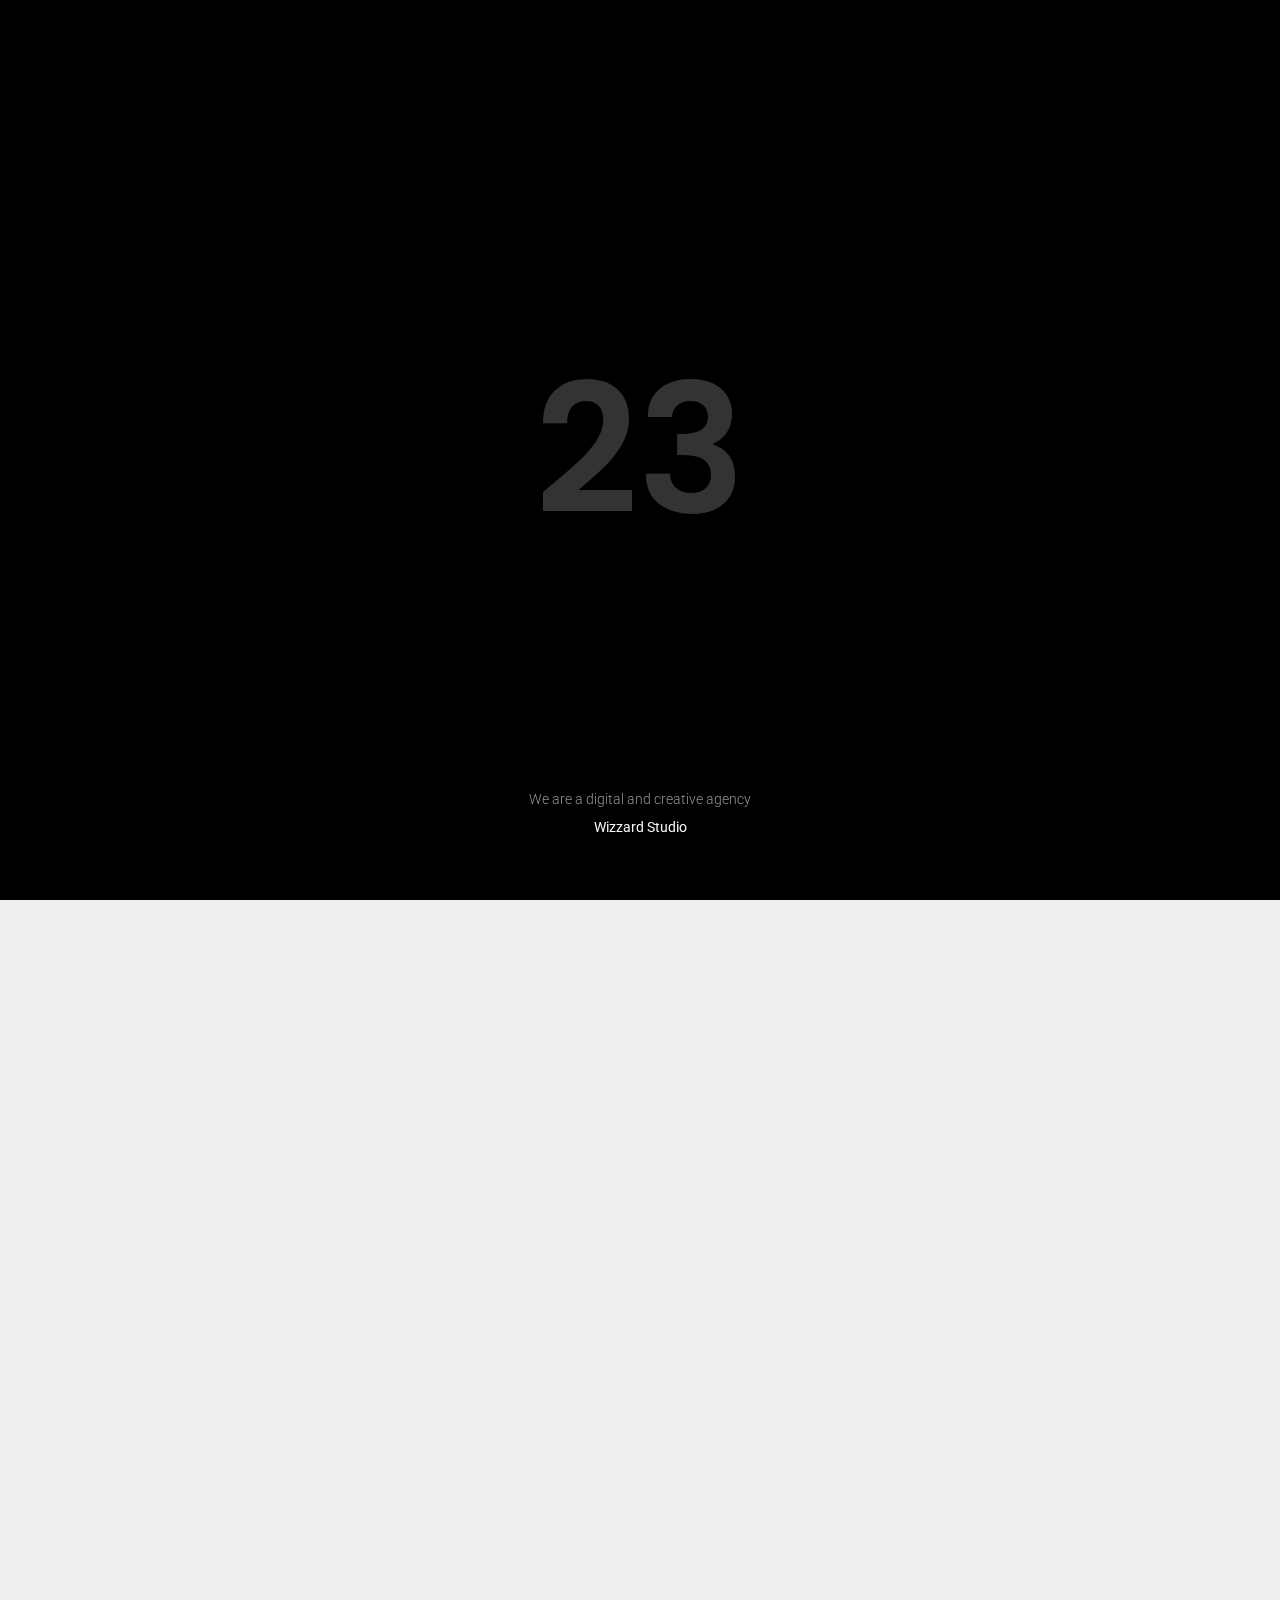
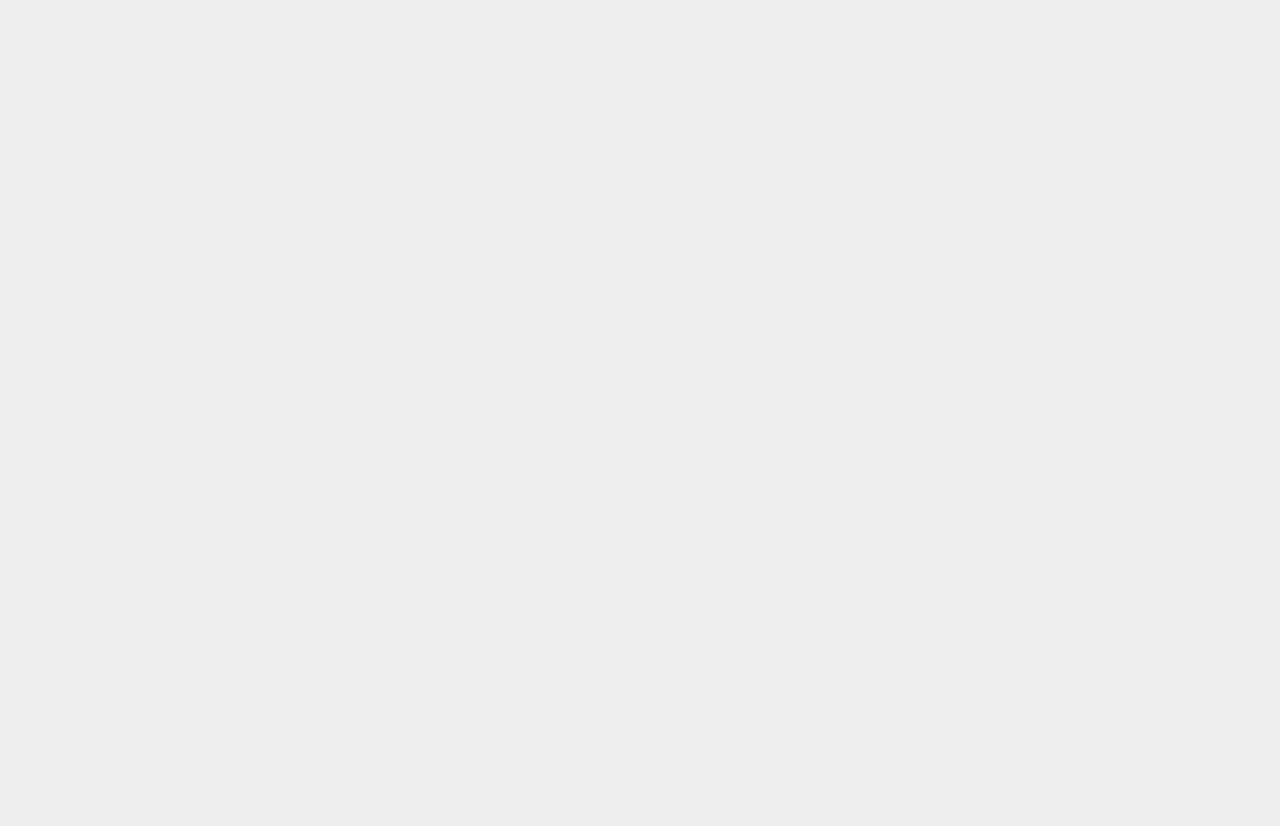
<file: base/portfolio/portfolio1.html>
<!DOCTYPE html>
<html lang="en">
<head>
	<!-- Global site tag (gtag.js) - Google Analytics -->
	<script>
		(function(i,s,o,g,r,a,m){i['GoogleAnalyticsObject']=r;i[r]=i[r]||function(){
		(i[r].q=i[r].q||[]).push(arguments)},i[r].l=1*new Date();a=s.createElement(o),
		m=s.getElementsByTagName(o)[0];a.async=1;a.src=g;m.parentNode.insertBefore(a,m)
		})(window,document,'script','https://www.google-analytics.com/analytics.js','ga');
		
		ga('create', 'code here', 'auto');
		ga('send', 'pageview');
	</script>
    
    <title>Wizzard - Portfolio Black Overlay</title>
    <meta name="viewport" content="width=device-width, initial-scale=1.0" />
    <meta name="description" content="Download the best Creative Portfolio HTML Template in 2018" />
    <meta name="author" content="ClaPat Studio">
    <meta charset="UTF-8" />    
    <link rel="icon" type="image/ico" href="favicon.ico" />
    <link href="style.css" rel="stylesheet" />
    <link href="css/font-awesome.min.css" rel="stylesheet" />
    <link href='https://fonts.googleapis.com/css?family=Roboto:400,300' rel='stylesheet' type='text/css'>
    <link href="https://fonts.googleapis.com/css?family=Poppins:500,600" rel="stylesheet">       
   
</head>
    






<body class="hidden">

	<main>
        
    <div class="preloader-wrap">
    	<div class="outer">
        	<div class="inner">
      			<div class="percentage" id="precent"></div>
                <div class="preloader-text">We are a digital and creative agency <span>Wizzard Studio</span></div>      
      		</div>
      	</div>
    </div>    
    
	<div class="cd-index cd-main-content">
	
	<!-- Page Content -->
	<div id="page-content" class="" data-bgcolor="#eee">
        
        <!-- Background Lines -->
        <div class="bg-lines hidden">    
            <svg>
    			<line x1="20%" y1="100%" x2="80%" y2="0"/>
				<line x1="80%" y1="100%" x2="20%" y2="0"/>
    		</svg>  
        </div>
        <!--/Background Lines -->
        
        
    
        <!-- Header -->
        <header>
            <div id="header-container">
        
            <!-- Logo -->
            <div id="logo">
                <a class="ajax-link" data-type="page-transition" href="index.html">
                    <img class="black-logo" src="images/logo.png" alt="ClaPat Logo">
                    <img class="white-logo" src="images/logo-white.png" alt="ClaPat Logo">
                </a>
            </div>
            <!--/Logo -->            
            
            <!-- Menu Burger -->
            <div id="burger-wrapper">
            	<div id="burger-circle"></div>
                <div id="menu-burger">
                    <span></span>
                    <span></span>
                </div>
            </div>
            <!--/Menu Burger -->
        
            </div>
        </header>
        <!--/Header -->
        
        
        <!-- Menu Overlay -->
        <div id="menu-overlay">
            
            <div id="close-menu"></div>  
            
            <div class="outer">
                <div class="inner">
                    
                    <nav>                    
                        <ul class="main-menu">
                            <li class="mp"><a class="ajax-link menu-link" data-type="page-transition" href="index.html"><span></span>Home</a></li>
                            <li class="mp has-sub active"><a href="#"><span></span>Portfolio</a>
                                <ul>
                                    <li><a class="ajax-link" data-type="page-transition" href="portfolio.html">Visible Text</a></li>
                                    <li class="active"><a class="ajax-link" data-type="page-transition" href="portfolio1.html">Black Overlay</a></li>
                                </ul>
                            </li>
                            <li class="mp"><a class="ajax-link menu-link" data-type="page-transition" href="about.html"><span></span>About</a></li>
                            <li class="mp"><a class="ajax-link menu-link" data-type="page-transition" href="contact.html"><span></span>Contact</a></li>
                        </ul>                
                    </nav>
                    
                    
                </div>
            </div>
        
        </div>
        <!-- Menu Overlay -->
        
        
        
        
        
        <!-- Portfolio Filters -->
        <div class="page-action-overlay">
            <div class="outer">
                <div class="inner">                	
                    <div class="close-page-action"></div>
                    <p class="page-action-text">Projects Categories:</p>
                    <ul id="filters" class="page-action-content">
                        <li><a id="all" href="#" data-filter="*" class="active">All</a><span>09</span></li>
                        <li><a href="#" data-filter=".photo">Photography</a><span>03</span></li>                        
                        <li><a href="#" data-filter=".branding">Branding</a><span>03</span></li>                        
                        <li><a href="#" data-filter=".design">Design</a><span>03</span></li>
                    </ul>                   
                </div>
            </div>
        </div>
        <!--/Portfolio Filters -->
        
        
        <!-- Main -->
        <div id="main">
        
        	
            <!-- Hero Section -->
            <div id="hero">
                <div id="hero-styles" class="opacity-onscroll">
                    <div id="hero-caption">
                        <div class="inner">
                            <h1 class="hero-title">Our Portfolio</h1>
                            <p class="hero-subtitle">Made by ClaPat Studio</p>                        
                        </div>
                    </div>
                </div>
            </div>            
            <div id="hero-height" class="hidden"></div>
            <!--/Hero Section -->
            
            
            <!-- Main Content -->
            <div id="main-content">
                           
                
                <!-- Portfolio Wrap -->
                <div id="portfolio-wrap" class="black-overlay">                
                    <!-- Portfolio Columns -->
                    <div id="portfolio" data-col="3">
                        
                        <div class="item photo">                        	                    	
                            <div class="item-content">
                            	<div class="item-shadow"></div>
                                <a href="project01.html" class="ajax-link" data-type="page-transition">                                    
                                    <div class="item-image" data-src="images/project01.jpg" alt="Wizzard Portfolio Template by ClaPat"></div>
                                    <div class="item-gradient"></div> 
                                </a>
                                <div class="item-caption">                                
                                    <h2 class="item-title">Tina Turner</h2>
                                    <h3 class="item-sub-mask">
                                        <span class="item-cat">Photography</span>
                                        <span class="item-case">View Details</span>
                                    </h3>
                                </div>
                            </div>
                        </div>
                        
                        <div class="item branding">                        	                    	
                            <div class="item-content">
                            	<div class="item-tilt">
                                    <div class="item-shadow is-5o"></div>
                                    <a href="project02.html" class="ajax-link" data-type="page-transition">                                    
                                        <div class="item-image" data-src="images/project02.jpg" alt="Wizzard Portfolio Template by ClaPat"></div>
                                        <div class="item-gradient"></div>  
                                    </a>
                                    <div class="item-caption">                                
                                        <h2 class="item-title">Ekko Labs</h2>
                                        <h3 class="item-sub-mask">
                                            <span class="item-cat">Branding</span>
                                            <span class="item-case">View Details</span>
                                        </h3>
                                    </div>
                                </div>
                            </div>
                        </div>
                        
                        <div class="item photo">                   	
                            <div class="item-content">
                            	<div class="item-shadow"></div>
                                <a href="project03.html" class="ajax-link" data-type="page-transition">                                    
                                    <div class="item-image" data-src="images/project03.jpg" alt="Wizzard Portfolio Template by ClaPat"></div>
                                    <div class="item-gradient"></div>
                                </a>
                                <div class="item-caption">                                
                                    <h2 class="item-title">Sombre Forest</h2>
                                    <h3 class="item-sub-mask">
                                        <span class="item-cat">Photography</span>
                                        <span class="item-case">View Details</span>
                                    </h3>
                                </div>
                            </div>
                        </div>
                        
                        <div class="item design">                        	                    	
                            <div class="item-content">
                            	<div class="item-shadow"></div>
                                <a href="project04.html" class="ajax-link" data-type="page-transition">                                    
                                    <div class="item-image" data-src="images/project04.jpg" alt="Wizzard Portfolio Template by ClaPat"></div>
                                    <div class="item-gradient"></div> 
                                </a>
                                <div class="item-caption">                                
                                    <h2 class="item-title">Ex Machina</h2>
                                    <h3 class="item-sub-mask">
                                        <span class="item-cat">Design</span>
                                        <span class="item-case">View Details</span>
                                    </h3>
                                </div>
                            </div>
                        </div>
                        
                        <div class="item branding">                        	                    	
                            <div class="item-content">
                            	<div class="item-tilt">
                                    <div class="item-shadow"></div>
                                    <a href="project05.html" class="ajax-link" data-type="page-transition">                                    
                                        <div class="item-image" data-src="images/project05.jpg" alt="Wizzard Portfolio Template by ClaPat"></div>
                                        <div class="item-gradient"></div>  
                                    </a>
                                    <div class="item-caption">                                
                                        <h2 class="item-title">Opulence</h2>
                                        <h3 class="item-sub-mask">
                                            <span class="item-cat">Branding</span>
                                            <span class="item-case">View Details</span>
                                        </h3>
                                    </div>
                                </div>
                            </div>
                        </div>
                        
                        <div class="item design">                   	
                            <div class="item-content">
                            	<div class="item-shadow"></div>
                                <a href="project06.html" class="ajax-link" data-type="page-transition">                                    
                                    <div class="item-image" data-src="images/project06.jpg" alt="Wizzard Portfolio Template by ClaPat"></div>
                                    <div class="item-gradient"></div>
                                </a>
                                <div class="item-caption">                                
                                    <h2 class="item-title">Sport Black</h2>
                                    <h3 class="item-sub-mask">
                                        <span class="item-cat">Design</span>
                                        <span class="item-case">View Details</span>
                                    </h3>
                                </div>
                            </div>
                        </div>
                        
                        <div class="item photo">                        	                    	
                            <div class="item-content">
                            	<div class="item-shadow"></div>
                                <a href="project07.html" class="ajax-link" data-type="page-transition">                                    
                                    <div class="item-image" data-src="images/project07.jpg" alt="Wizzard Portfolio Template by ClaPat"></div>
                                    <div class="item-gradient"></div> 
                                </a>
                                <div class="item-caption">                                
                                    <h2 class="item-title">Guest House</h2>
                                    <h3 class="item-sub-mask">
                                        <span class="item-cat">Photography</span>
                                        <span class="item-case">View Details</span>
                                    </h3>
                                </div>
                            </div>
                        </div>
                        
                        <div class="item design">                        	                    	
                            <div class="item-content">
                            	<div class="item-tilt">
                                    <div class="item-shadow"></div>
                                    <a href="project08.html" class="ajax-link" data-type="page-transition">                                    
                                        <div class="item-image" data-src="images/project08.jpg" alt="Wizzard Portfolio Template by ClaPat"></div>
                                        <div class="item-gradient"></div>  
                                    </a>
                                    <div class="item-caption">                                
                                        <h2 class="item-title">Cairs Root</h2>
                                        <h3 class="item-sub-mask">
                                            <span class="item-cat">Design</span>
                                            <span class="item-case">View Details</span>
                                        </h3>
                                    </div>
                                </div>
                            </div>
                        </div>
                        
                        <div class="item design">                   	
                            <div class="item-content">
                            	<div class="item-shadow is-7o"></div>
                                <a href="project09.html" class="ajax-link" data-type="page-transition">                                    
                                    <div class="item-image" data-src="images/project09.jpg" alt="Wizzard Portfolio Template by ClaPat"></div>
                                    <div class="item-gradient"></div>
                                </a>
                                <div class="item-caption">                                
                                    <h2 class="item-title">Iceland</h2>
                                    <h3 class="item-sub-mask">
                                        <span class="item-cat">Photography</span>
                                        <span class="item-case">View Details</span>
                                    </h3>
                                </div>
                            </div>
                        </div>
                               
                    
                    </div>
                    <!--/Portfolio -->                
                </div>
                <!--/Portfolio Wrap -->
            
                        
            </div>
            <!--/Main Content --> 
        </div>
        <!--/Main -->       
        
        
        <!-- Footer -->
        <footer class="hidden">        	
        	<div id="footer-container">
                
                <div id="page-action-holder-left" data-tooltip="Filters" data-placement="top">
                    <div id="open-filters">                                                    
                        <svg version="1.1" xmlns="http://www.w3.org/2000/svg" x="20px" y="20px" width="40px" height="40px" viewBox="0 0 80 80" xml:space="preserve">
                            <circle class="circle-action is-inner" cx="40" cy="40" r="36" />
                            <circle class="circle-action is-outer" cx="40" cy="40" r="36" />
                        </svg>
                        <i class="fa fa-ellipsis-v" aria-hidden="true"></i>
                        <div class="circle-line"></div>
                    </div>                        	
                </div>
                
                <div id="page-action-holder-right" data-tooltip="Go Top" data-placement="top">
                    <div id="scrolltotop">                                                    
                        <svg version="1.1" xmlns="http://www.w3.org/2000/svg" x="10px" y="10px" width="40px" height="40px" viewBox="0 0 80 80" xml:space="preserve">
                            <circle class="circle-action is-inner" cx="40" cy="40" r="36" />
                            <circle class="circle-action is-outer" cx="40" cy="40" r="36" />
                        </svg>
                        <i class="fa fa-chevron-up" aria-hidden="true"></i>
                        <div class="circle-line"></div>
                    </div>
                </div>
            
                <ul class="socials-text">
                    <li><a href="https://www.facebook.com/clapat.ro" target="_blank"><i class="fa fa-facebook"></i></a></li>
                    <li><a href="https://www.twitter.com/clapatdesign" target="_blank"><i class="fa fa-twitter"></i></a></li>
                    <li><a href="https://www.dribbble.com/clapat" target="_blank"><i class="fa fa-dribbble"></i></a></li>
                    <li><a href="https://www.behance.net/clapat" target="_blank"><i class="fa fa-behance"></i></a></li>
                </ul>            
                
                <p class="copyright">2018 © <a target="_blank" href="https://www.clapat.com/themes/wizzard/">Wizzard Theme</a>. Design by <a target="_blank" href="https://www.clapat.com/">Clapat</a>.</p>
            
            </div>
        </footer>
        <!--/Footer -->
 
 
	</div>    
	<!--/Page Content -->
    
    </div>
</main>
    
    
    <div class="cd-cover-layer"></div>
    
		
    <script src="js/jquery.min.js"></script>
    <script src="http://maps.google.com/maps/api/js?sensor=false" type="text/javascript"></script>
    <script src="js/plugins.js"></script>
    <script src="js/scripts.js"></script>



</body>

</html>
</file>
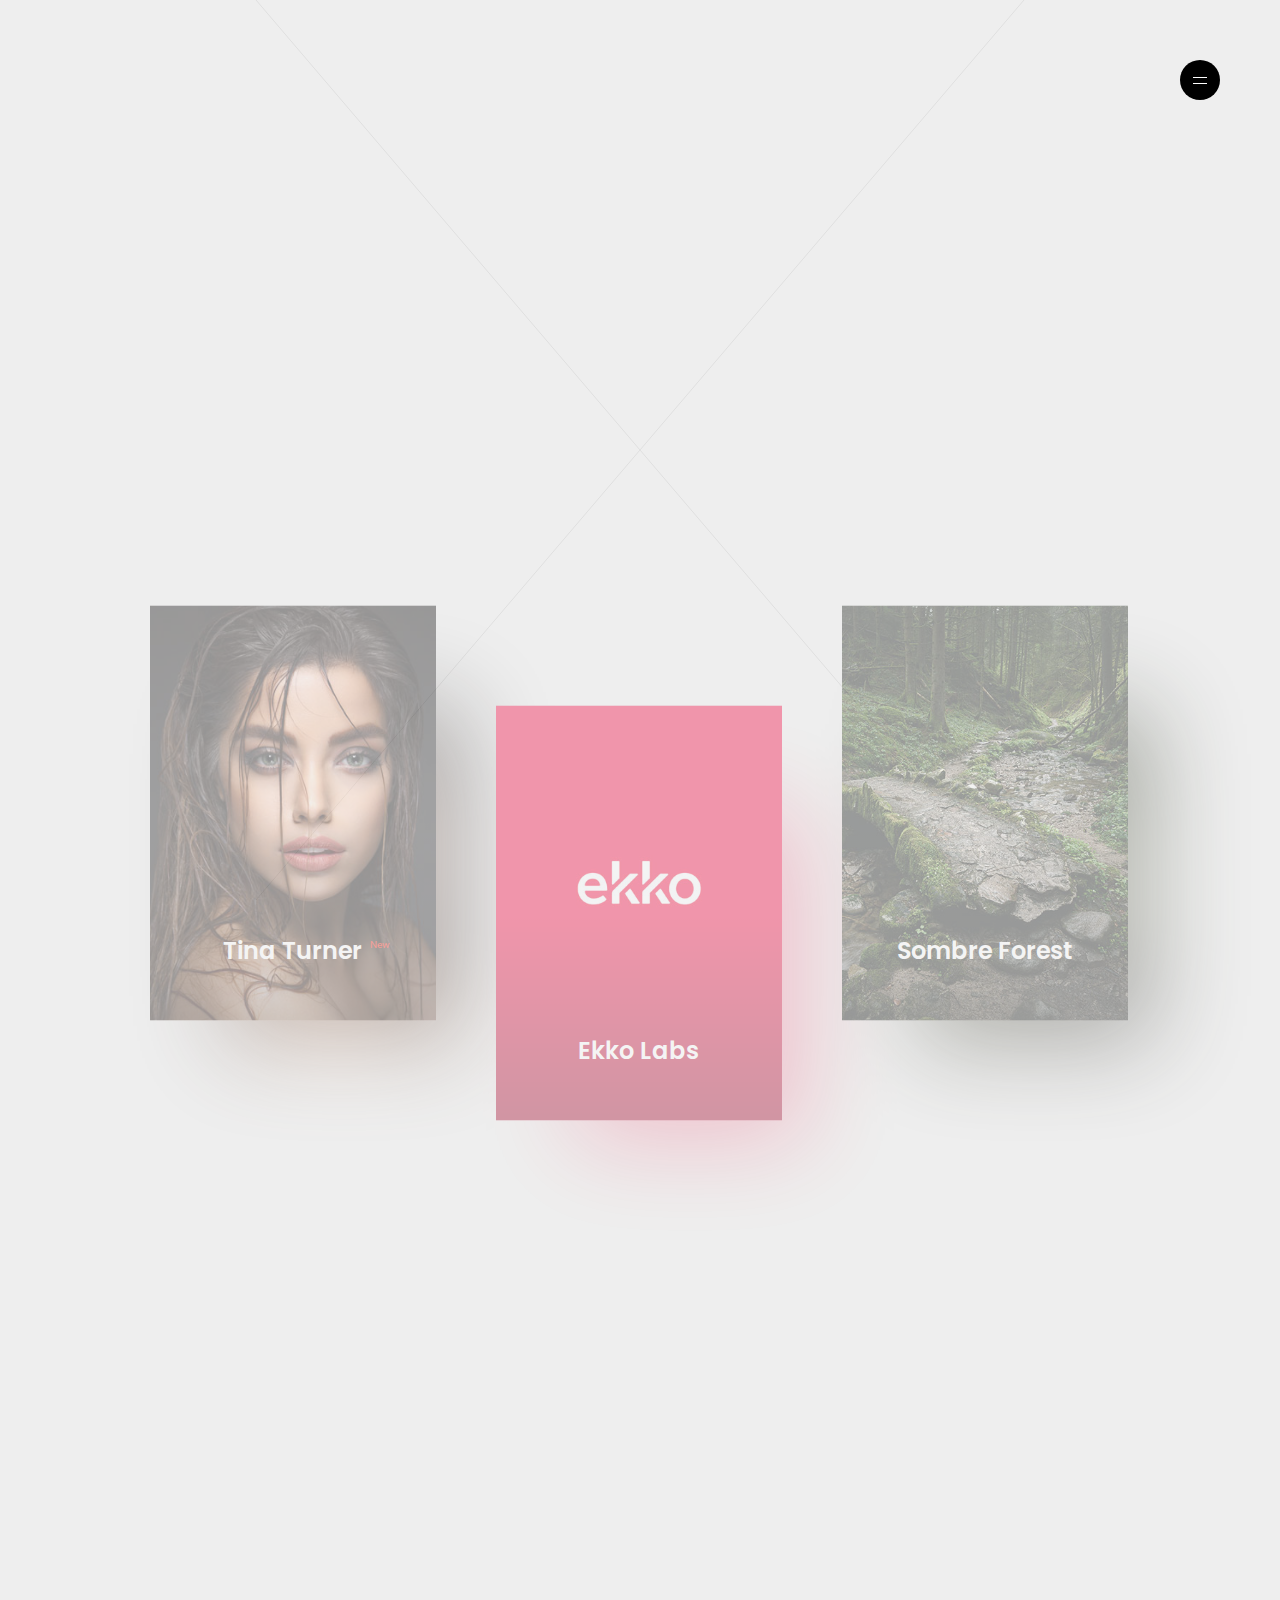
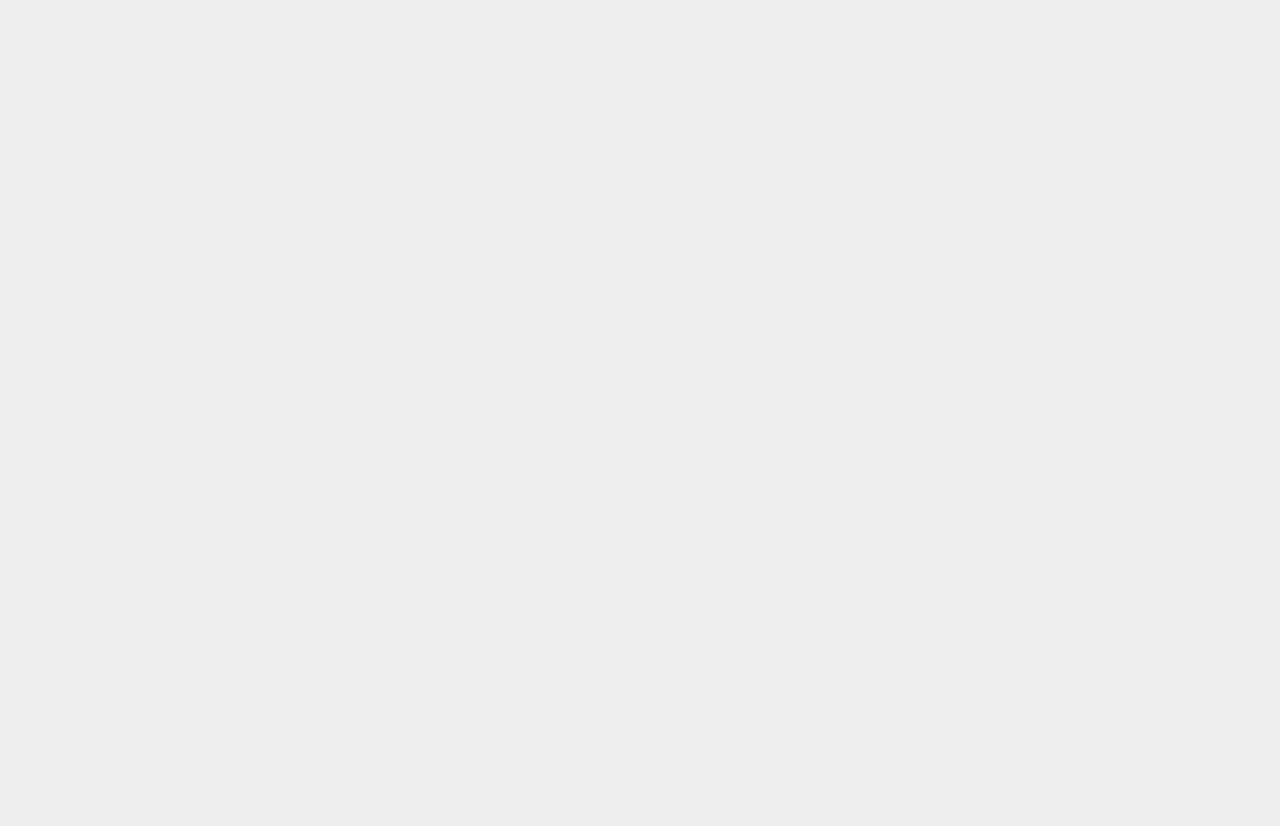
<file: parts/portfolio/portfolio.html>
<!DOCTYPE html>
<html lang="en">
<head>
	<!-- Global site tag (gtag.js) - Google Analytics -->
	<script>
		(function(i,s,o,g,r,a,m){i['GoogleAnalyticsObject']=r;i[r]=i[r]||function(){
		(i[r].q=i[r].q||[]).push(arguments)},i[r].l=1*new Date();a=s.createElement(o),
		m=s.getElementsByTagName(o)[0];a.async=1;a.src=g;m.parentNode.insertBefore(a,m)
		})(window,document,'script','https://www.google-analytics.com/analytics.js','ga');
		
		ga('create', 'code here', 'auto');
		ga('send', 'pageview');
	</script>
    
    <title>Wizzard - Portfolio Visible Text</title>
    <meta name="viewport" content="width=device-width, initial-scale=1.0" />
    <meta name="description" content="Download the best Creative Portfolio HTML Template in 2018" />
    <meta name="author" content="ClaPat Studio">
    <meta charset="UTF-8" />    
    <link rel="icon" type="image/ico" href="favicon.ico" />
    <link href="style.css" rel="stylesheet" />
    <link href="css/font-awesome.min.css" rel="stylesheet" />
    <link href='https://fonts.googleapis.com/css?family=Roboto:400,300' rel='stylesheet' type='text/css'>
    <link href="https://fonts.googleapis.com/css?family=Poppins:500,600" rel="stylesheet">       
   
</head>
    






<body class="hidden">

	<main>
        
    <div class="preloader-wrap">
    	<div class="outer">
        	<div class="inner">
      			<div class="percentage" id="precent"></div>
                <!-- <div class="preloader-text">We are a digital and creative agency <span>Wizzard Studio</span></div>    -->
      		</div>
      	</div>
    </div>    
    
	<div class="cd-index cd-main-content">
	
	<!-- Page Content -->
	<div id="page-content" class="" data-bgcolor="#eee">
        
        <!-- Background Lines -->
        <div class="bg-lines hidden">    
            <svg>
    			<line x1="20%" y1="100%" x2="80%" y2="0"/>
				<line x1="80%" y1="100%" x2="20%" y2="0"/>
    		</svg>  
        </div>
        <!--/Background Lines -->
        
        
    
        <!-- Header -->
        <header>
            <div id="header-container">
        
            <!-- Logo -->
            <div id="logo">
<!--                 <a class="ajax-link" data-type="page-transition" href="index.html">
                    <img class="black-logo" src="images/logo.png" alt="ClaPat Logo">
                    <img class="white-logo" src="images/logo-white.png" alt="ClaPat Logo">
                </a> -->
            </div>
            <!--/Logo -->            
            
            <!-- Menu Burger -->
            <div id="burger-wrapper">
            	<div id="burger-circle"></div>
                <div id="menu-burger">
                    <span></span>
                    <span></span>
                </div>
            </div>
            <!--/Menu Burger -->
        
            </div>
        </header>
        <!--/Header -->
        
        
        <!-- Menu Overlay -->
        <div id="menu-overlay">
            
            <div id="close-menu"></div>  
            
            <div class="outer">
                <div class="inner">
                    
                    <nav>                    
                        <ul class="main-menu">
                            <li class="mp"><a class="ajax-link menu-link" data-type="page-transition" href="index.html"><span></span>Главная</a></li>
 <!--                            <li class="mp has-sub active"><a href="#"><span></span>Portfolio</a>
                                <ul>
                                    <li class="active"><a class="ajax-link" data-type="page-transition" href="portfolio.html">Visible Text</a></li>
                                    <li><a class="ajax-link" data-type="page-transition" href="portfolio1.html">Black Overlay</a></li>
                                </ul>
                            </li> -->
                            <li class="mp"><a class="ajax-link menu-link" data-type="page-transition" href="about.html"><span></span>Заказчики</a></li>
                            <!-- <li class="mp"><a class="ajax-link menu-link" data-type="page-transition" href="contact.html"><span></span>Contact</a></li> -->
                        </ul>                
                    </nav>
                    
                    
                </div>
            </div>
        
        </div>
        <!-- Menu Overlay -->
        
        
        
        
        
        <!-- Portfolio Filters -->
        <div class="page-action-overlay">
            <div class="outer">
                <div class="inner">                	
                    <div class="close-page-action"></div>
                    <p class="page-action-text">Projects Categories:</p>
                    <ul id="filters" class="page-action-content">
                        <li><a id="all" href="#" data-filter="*" class="active">All</a><span>09</span></li>
                        <li><a href="#" data-filter=".photo">Photography</a><span>03</span></li>                        
                        <li><a href="#" data-filter=".branding">Branding</a><span>03</span></li>                        
                        <li><a href="#" data-filter=".design">Design</a><span>03</span></li>
                    </ul>                   
                </div>
            </div>
        </div>
        <!--/Portfolio Filters -->
        
        
        <!-- Main -->
        <div id="main">
        
        	
            <!-- Hero Section -->
            <div id="hero">
                <div id="hero-styles" class="opacity-onscroll">
                    <div id="hero-caption">
                        <div class="inner">
                            <!-- <h1 class="hero-title">Our Portfolio</h1> -->
                            <!-- <p class="hero-subtitle">Made by ClaPat Studio</p>                         -->
                        </div>
                    </div>
                </div>
            </div>            
            <div id="hero-height" class="hidden"></div>
            <!--/Hero Section -->
            
            
            <!-- Main Content -->
            <div id="main-content">
                           
                
                <!-- Portfolio Wrap -->
                <div id="portfolio-wrap" class="visible-text">                
                    <!-- Portfolio Columns -->
                    <div id="portfolio" data-col="3">
                        
                        <div class="item photo">                        	                    	
                            <div class="item-content">
                            	<div class="item-shadow"></div>
                                <a href="project01.html" class="ajax-link" data-type="page-transition">                                    
                                    <div class="item-image" data-src="images/project01.jpg" alt="Wizzard Portfolio Template by ClaPat"></div>
                                    <div class="item-gradient"></div> 
                                </a>
                                <div class="item-caption">                                
                                    <h2 class="item-title">Tina Turner</h2>
                                    <h3 class="item-sub-mask">
                                        <!-- <span class="item-cat">Photography</span> -->
                                        <!-- <span class="item-case">View Details</span> -->
                                    </h3>
                                </div>
                            </div>
                        </div>
                        
                        <div class="item branding">                        	                    	
                            <div class="item-content">
                            	<div class="item-tilt">
                                    <div class="item-shadow is-5o"></div>
                                    <a href="project02.html" class="ajax-link" data-type="page-transition">                                    
                                        <div class="item-image" data-src="images/project02.jpg" alt="Wizzard Portfolio Template by ClaPat"></div>
                                        <div class="item-gradient"></div>  
                                    </a>
                                    <div class="item-caption">                                
                                        <h2 class="item-title">Ekko Labs</h2>
                                        <h3 class="item-sub-mask">
                                            <!-- <span class="item-cat">Branding</span> -->
                                            <!-- <span class="item-case">View Details</span> -->
                                        </h3>
                                    </div>
                                </div>
                            </div>
                        </div>
                        
                        <div class="item photo">                   	
                            <div class="item-content">
                            	<div class="item-shadow"></div>
                                <a href="project03.html" class="ajax-link" data-type="page-transition">                                    
                                    <div class="item-image" data-src="images/project03.jpg" alt="Wizzard Portfolio Template by ClaPat"></div>
                                    <div class="item-gradient"></div>
                                </a>
                                <div class="item-caption">                                
                                    <h2 class="item-title">Sombre Forest</h2>
                                    <h3 class="item-sub-mask">
                                        <!-- <span class="item-cat">Photography</span> -->
                                        <!-- <span class="item-case">View Details</span> -->
                                    </h3>
                                </div>
                            </div>
                        </div>
                        
                        <div class="item design">                        	                    	
                            <div class="item-content">
                            	<div class="item-shadow"></div>
                                <a href="project04.html" class="ajax-link" data-type="page-transition">                                    
                                    <div class="item-image" data-src="images/project04.jpg" alt="Wizzard Portfolio Template by ClaPat"></div>
                                    <div class="item-gradient"></div> 
                                </a>
                                <div class="item-caption">                                
                                    <h2 class="item-title">Ex Machina</h2>
                                    <h3 class="item-sub-mask">
                                        <!-- <span class="item-cat">Design</span> -->
                                        <!-- <span class="item-case">View Details</span> -->
                                    </h3>
                                </div>
                            </div>
                        </div>
                        
                        <div class="item branding">                        	                    	
                            <div class="item-content">
                            	<div class="item-tilt">
                                    <div class="item-shadow"></div>
                                    <a href="project05.html" class="ajax-link" data-type="page-transition">                                    
                                        <div class="item-image" data-src="images/project05.jpg" alt="Wizzard Portfolio Template by ClaPat"></div>
                                        <div class="item-gradient"></div>  
                                    </a>
                                    <div class="item-caption">                                
                                        <h2 class="item-title">Opulence</h2>
                                        <h3 class="item-sub-mask">
                                            <!-- <span class="item-cat">Branding</span> -->
                                            <!-- <span class="item-case">View Details</span> -->
                                        </h3>
                                    </div>
                                </div>
                            </div>
                        </div>
                        
                        <div class="item design">                   	
                            <div class="item-content">
                            	<div class="item-shadow"></div>
                                <a href="project06.html" class="ajax-link" data-type="page-transition">                                    
                                    <div class="item-image" data-src="images/project06.jpg" alt="Wizzard Portfolio Template by ClaPat"></div>
                                    <div class="item-gradient"></div>
                                </a>
                                <div class="item-caption">                                
                                    <h2 class="item-title">Sport Black</h2>
                                    <h3 class="item-sub-mask">
                                        <!-- <span class="item-cat">Design</span> -->
                                        <!-- <span class="item-case">View Details</span> -->
                                    </h3>
                                </div>
                            </div>
                        </div>
                        
                        <div class="item photo">                        	                    	
                            <div class="item-content">
                            	<div class="item-shadow"></div>
                                <a href="project07.html" class="ajax-link" data-type="page-transition">                                    
                                    <div class="item-image" data-src="images/project07.jpg" alt="Wizzard Portfolio Template by ClaPat"></div>
                                    <div class="item-gradient"></div> 
                                </a>
                                <div class="item-caption">                                
                                    <h2 class="item-title">Guest House</h2>
                                    <h3 class="item-sub-mask">
                                        <!-- <span class="item-cat">Photography</span> -->
                                        <!-- <span class="item-case">View Details</span> -->
                                    </h3>
                                </div>
                            </div>
                        </div>
                        
                        <div class="item design">                        	                    	
                            <div class="item-content">
                            	<div class="item-tilt">
                                    <div class="item-shadow"></div>
                                    <a href="project08.html" class="ajax-link" data-type="page-transition">                                    
                                        <div class="item-image" data-src="images/project08.jpg" alt="Wizzard Portfolio Template by ClaPat"></div>
                                        <div class="item-gradient"></div>  
                                    </a>
                                    <div class="item-caption">                                
                                        <h2 class="item-title">Cairs Root</h2>
                                        <h3 class="item-sub-mask">
                                            <!-- <span class="item-cat">Design</span> -->
                                            <!-- <span class="item-case">View Details</span> -->
                                        </h3>
                                    </div>
                                </div>
                            </div>
                        </div>
                        
                        <div class="item design">                   	
                            <div class="item-content">
                            	<div class="item-shadow is-7o"></div>
                                <a href="project09.html" class="ajax-link" data-type="page-transition">                                    
                                    <div class="item-image" data-src="images/project09.jpg" alt="Wizzard Portfolio Template by ClaPat"></div>
                                    <div class="item-gradient"></div>
                                </a>
                                <div class="item-caption">                                
                                    <h2 class="item-title">Iceland</h2>
                                    <h3 class="item-sub-mask">
                                        <!-- <span class="item-cat">Photography</span> -->
                                        <!-- <span class="item-case">View Details</span> -->
                                    </h3>
                                </div>
                            </div>
                        </div>
                               
                    
                    </div>
                    <!--/Portfolio -->                
                </div>
                <!--/Portfolio Wrap -->
            
                        
            </div>
            <!--/Main Content --> 
        </div>
        <!--/Main -->       
        
        
        <!-- Footer -->
        <footer class="hidden">        	
        	<div id="footer-container">
                
                <div id="page-action-holder-left" data-tooltip="Filters" data-placement="top">
                    <div id="open-filters">                                                    
                        <svg version="1.1" xmlns="http://www.w3.org/2000/svg" x="20px" y="20px" width="40px" height="40px" viewBox="0 0 80 80" xml:space="preserve">
                            <circle class="circle-action is-inner" cx="40" cy="40" r="36" />
                            <circle class="circle-action is-outer" cx="40" cy="40" r="36" />
                        </svg>
                        <i class="fa fa-ellipsis-v" aria-hidden="true"></i>
                        <div class="circle-line"></div>
                    </div>                        	
                </div>
                
                <div id="page-action-holder-right" data-tooltip="Go Top" data-placement="top">
                    <div id="scrolltotop">                                                    
                        <svg version="1.1" xmlns="http://www.w3.org/2000/svg" x="10px" y="10px" width="40px" height="40px" viewBox="0 0 80 80" xml:space="preserve">
                            <circle class="circle-action is-inner" cx="40" cy="40" r="36" />
                            <circle class="circle-action is-outer" cx="40" cy="40" r="36" />
                        </svg>
                        <i class="fa fa-chevron-up" aria-hidden="true"></i>
                        <div class="circle-line"></div>
                    </div>
                </div>
            
<!--                 <ul class="socials-text">
                    <li><a href="https://www.facebook.com/clapat.ro" target="_blank"><i class="fa fa-facebook"></i></a></li>
                    <li><a href="https://www.twitter.com/clapatdesign" target="_blank"><i class="fa fa-twitter"></i></a></li>
                    <li><a href="https://www.dribbble.com/clapat" target="_blank"><i class="fa fa-dribbble"></i></a></li>
                    <li><a href="https://www.behance.net/clapat" target="_blank"><i class="fa fa-behance"></i></a></li>
                </ul>   -->          
                
<!--                 <p class="copyright">2018 © <a target="_blank" href="https://www.clapat.com/themes/wizzard/">Wizzard Theme</a>. Design by <a target="_blank" href="https://www.clapat.com/">Clapat</a>.</p> -->
            
            </div>
        </footer>
        <!--/Footer -->
 
 
	</div>    
	<!--/Page Content -->
    
    </div>
</main>
    
    
    <div class="cd-cover-layer"></div>
    
		
    <script src="js/jquery.min.js"></script>
    <script src="http://maps.google.com/maps/api/js?sensor=false" type="text/javascript"></script>
    <script src="js/plugins.js"></script>
    <script src="js/scripts.js"></script>



</body>

</html>
</file>
<file: base/home/style.css>
/*------------------------------------------------------------------
Project:	Wizzard - Creative Ajax Portfolio Showcase Template
Version:	1.0
Last change:	12/02/2018
Assigned to:	ClaPat 
Primary use:	Showcase Portfolio 
-------------------------------------------------------------------*/

@import url("css/showcase.css");
@import url("css/portfolio.css");
@import url("css/shortcodes.css");
@import url("css/assets.css");


/*------------------------------------------------------------------

01. General Styles
02. Page Overlay
03. Header Elements
04. Overlay Menu
05. Hero Section
06. Main Content 
07. Footer Elements
08. Responsive Media Querries

-------------------------------------------------------------------*/

	
/*--------------------------------------------------
	01. General Settings
---------------------------------------------------*/		
	
	html,body{
		font-family: 'Roboto', sans-serif;
		font-weight: 300;
		font-size:16px;
		height:100%;
		width:100%;
		color:#999;
		background-color:#000;
	}
	
	html {
		box-sizing: border-box;
		margin-right: 0px!important;
		overflow: visible!important;
	}
	
	body {
		overflow-x:hidden;
		overflow-y: scroll !important;
		box-sizing: border-box;
		webkit-transition: opacity 0.2s ease-in-out 0s;
		transition: opacity 0.2s ease-in-out 0s;	
	}
	
	body.hidden {
		opacity:0;
	}
	
	
	html, body, div, span, applet, object, iframe, h1, h2, h3, h4, h5, h6, p, blockquote, pre, a, abbr, acronym, address, big, cite, code, del, dfn, em, font, ins, kbd, q, s, samp, small, strike, strong, sub, sup, tt, var, dl, dt, dd, ol, ul, li, fieldset, form, label, legend, table, caption, tbody, tfoot, thead, tr, th, td {
		border: 0;
		margin: 0;
		outline: 0;
		padding: 0;
		vertical-align: baseline;
	}
	
	article,
	aside,
	details,
	figcaption,
	footer,
	header,
	hgroup,
	nav,
	section {
		display: block;
	}
	
	audio,
	canvas,
	 {
		display: inline-block;
		max-width: 100%;
	}	
	
	address {
		font-style: italic;
		margin-bottom: 24px;
	}
	
	abbr[title] {
		border-bottom: 1px dotted #2b2b2b;
		cursor: help;
	}
	
	b,
	strong {
		font-weight: 400;
		color:#000;
	}
	
	cite,
	dfn,
	em,
	i {
		font-style: italic;
	}
	
	mark,
	ins {
		background: none repeat scroll 0 0 #000;
		text-decoration: none;
		color:#fff;
		font-family: "Montserrat",sans-serif;
		font-size: 10px;
		font-weight: 400;
		letter-spacing: 4px;
		text-transform: uppercase;
		padding:2px 5px;
		margin-bottom:10px;
		display:inline-block;
	}
	
	code,
	kbd,
	tt,
	var,
	samp,
	pre {
		font-family: monospace, serif;
		font-size: 15px;
		-webkit-hyphens: none;
		-moz-hyphens:    none;
		-ms-hyphens:     none;
		hyphens:         none;
		line-height: 1.6;
	}
	
	pre {
		border: 1px solid rgba(0, 0, 0, 0.1);
		-webkit-box-sizing: border-box;
		-moz-box-sizing:    border-box;
		box-sizing:         border-box;
		margin-bottom: 24px;
		max-width: 100%;
		overflow: auto;
		padding: 12px;
		white-space: pre;
		white-space: pre-wrap;
		word-wrap: break-word;
	}
	
	blockquote,
	q {
		-webkit-hyphens: none;
		-moz-hyphens:    none;
		-ms-hyphens:     none;
		hyphens:         none;
		quotes: none;
	}
	
	blockquote:before,
	blockquote:after,
	q:before,
	q:after {
		content: "";
		content: none;
	}
	
	blockquote {
		color: #000;
		font-size: 18px;
		font-style: italic;
		font-weight: 300;
		line-height: 30px;
		margin-bottom: 24px;
		font-family:Georgia, "Times New Roman", Times, serif;
		border-left:2px #ddd solid;
		padding:20px 20px 20px 40px;
		letter-spacing: 0.01em;
	}
	
	blockquote span {
		display:block;
		margin-top:20px;
		font-weight:400;
		font-size:12px;
		font-style:normal;
		font-family: Verdana,Geneva,sans-serif;
		color:#999;
	}
	
	blockquote cite,
	blockquote small {
		color: #2b2b2b;
		font-size: 16px;
		font-weight: 400;
		line-height: 1.5;
	}
	
	blockquote em,
	blockquote i,
	blockquote cite {
		font-style: normal;
	}
	
	blockquote strong,
	blockquote b {
		font-weight: 400;
	}
	
	small {
		font-size: smaller;
	}
	
	big {
		font-size: 125%;
	}
	
	sup,
	sub {
		font-size: 75%;
		height: 0;
		line-height: 0;
		position: relative;
		vertical-align: baseline;
	}
	
	sup {
		bottom: 1ex;
	}
	
	sub {
		top: .5ex;
	}
	
	dl {
		margin-bottom: 24px;
	}
	
	dt {
		font-weight: bold;
	}
	
	dd {
		margin-bottom: 24px;
	}
	
	ul,
	ol {
		list-style: none;
		margin: 0 0 24px 20px;
	}
	
	ul {
		list-style: disc;
	}
	
	ol {
		list-style: decimal;
	}
	
	li > ul,
	li > ol {
		margin: 0 0 0 20px;
	}
	
	li {
		line-height: 20px;
		color:#333;
		margin-bottom:10px;
	}
	
	figure {
		margin:0;
		position:relative;
		display: inline-block;
	}
	
	figure img {
		max-width:100%;
	}
	
	fieldset {
		border: 1px solid rgba(0, 0, 0, 0.1);
		margin: 0 0 24px;
		padding: 0;
	}
	
	legend {
		white-space: normal;
	}
	
	button,	input {
		line-height: normal;
	}
	
	input,
	textarea {
		background-image: -webkit-linear-gradient(hsla(0,0%,100%,0), hsla(0,0%,100%,0)); /* Removing the inner shadow, rounded corners on iOS inputs */
	}
	
	button, html input[type="button"], input[type="reset"], input[type="submit"] {
		cursor: pointer;
	}
	
	button[disabled],
	input[disabled] {
		cursor: default;
	}
	
	input[type="checkbox"],
	input[type="radio"] {
		padding: 0;
	}
	
	input[type="search"] {

		-webkit-appearance: textfield;
	}
	
	input[type="search"]::-webkit-search-decoration {
		-webkit-appearance: none;
	}
	
	button::-moz-focus-inner, input::-moz-focus-inner {
		border: 0;
		padding: 0;
	}
	
	textarea {
		overflow: auto;
		vertical-align: top;
	}
	
	table, th, td {
		border: 1px solid rgba(0, 0, 0, 0.1);
	}
	
	table {
		border-collapse: separate;
		border-spacing: 0;
		border-width: 1px 0 0 1px;
		margin-bottom: 24px;	
		width: 100%;
	}
	
	caption, th, td {
		font-weight: normal;
		text-align: left;
	}
	
	th {
		border-width: 0 1px 1px 0;
		font-weight: bold;
	}
	
	td {
		border-width: 0 1px 1px 0;
	}
	
	del {
		color: #767676;
	}
	
	hr {
		border: 0;
		height: 25px;
		width:100%;
		float:none;
		margin:0;
		display:inline-block;
	}
	
	hr.small {
		height:20px;
	}
	
	hr:after {
		clear: both;
		content: " ";
		display: block;
		height: 0;
		visibility: hidden;
	}
	
	::selection {
		background: #000;
		color: #fff;
		text-shadow: none;
	}
	
	::-moz-selection {
		background: #000;
		color: #fff;
		text-shadow: none;
	}
	
	img {
		border: 0 none;
		max-width: 100%;
		vertical-align: middle;
	}
		
	h1, h2, h3, h4, h5, h6 {
		font-weight: 600;
		font-family: 'Poppins', sans-serif;
		color:#000;
		margin-bottom:10px;
	}
	
	h1.big-title{
		font-size: 80px;
		font-style: normal;
		font-weight: 600;
		line-height: 110px;
		margin-left:-7px;
	}	
	
	h1{
		font-size:48px;
		line-height: 60px;
	}
	
	h2{
		font-size: 36px;
		line-height: 48px;
	}
	
	h3{
		font-size:30px;
		line-height: 40px;
		margin-left:-1px;
	}
	
	h4{
		font-size:24px;
		line-height: 36px;
		margin-left:-1px;	
	}
	
	h5{
		font-size:18px;
		line-height: 24px;
		margin-left:-1px;
	}
	
	h6{
		font-size:14px;
		line-height: 18px;
	}
	
	.light-content h1, .light-content h2, .light-content h3, .light-content h4, .light-content h5, .light-content h6 {
		color: #fff!important;
	}
	
	.light-content p {
		color:rgba(255,255,255,0.5);
	}
	
	.title-has-line {
		position:relative;
		margin-bottom:25px;
	}
	
	.title-has-line::after {
		background: none repeat scroll 0 0 #000;
		bottom: 20px;
		content: "";
		height: 1px;
		left: -40px;
		position: absolute;
		width: 25px;
	}
	
	p.title-has-line {
		position:relative;
		margin-bottom:5px;
		font-size:12px;
	}
	
	p.title-has-line::after {
		background: none repeat scroll 0 0 #000;
		bottom: 14px;
		content: "";
		height: 1px;
		left: -30px;
		position: absolute;
		width: 16px;
	}
	
	.light-content .title-has-line::after {
		background: none repeat scroll 0 0 rgba(255,255,255,0.3);
	}
	
	p {
		font-size:16px;
		margin-bottom:10px;
		line-height:28px;
		color:#999;
	}
	
	p.no-margins {
		margin-bottom:0;
	}
	
	.bigger {
		font-size: 24px;
		font-weight: 400;
		line-height:36px;
		color:#222;
	}
	
	.smaller {
		font-size: 12px;
	}
	
	.container {
		max-width:1580px;
		width:100%;
		margin:0 auto;
		padding: 0 220px;
		box-sizing:border-box;
	}
	
	.small .container {
		max-width:900px;
		width:100%;
		margin:0 auto;
		padding: 0 50px;
		box-sizing:border-box;
	}
	
	.full .container {
		width: 100%;
		max-width: 100%;
		padding: 0 130px;
	}
	
	.container::after {
		clear: both;
		content: " ";
		display: table;
	}
	
	a:hover, a:active {
	  outline: 0;
	  color: #000;
	}
	
	a {
        text-decoration: none;
        -webkit-transition: background-color .3s ease, border .3s ease, color .3s ease, opacity .3s ease-in-out, outline .3s ease;
           -moz-transition: background-color .3s ease, border .3s ease, color .3s ease, opacity .3s ease-in-out, outline .3s ease;
            -ms-transition: background-color .3s ease, border .3s ease, color .3s ease, opacity .3s ease-in-out, outline .3s ease;
             -o-transition: background-color .3s ease, border .3s ease, color .3s ease, opacity .3s ease-in-out, outline .3s ease;
                transition: background-color .3s ease, border .3s ease, color .3s ease, opacity .3s ease-in-out, outline .3s ease;
    }
	
	a {
		color: #000;
		outline: 0;
	}
	
	a:hover {
		text-decoration:none;
	}
	
	.one_half {
    	width: 50%;
	}	

	.one_third {
		width: 30.6%;
	}	

	.one_fourth {
		width: 22%;
	}	

	.one_fifth {
		width: 16.8%;
	}	

	.one_sixth {
		width: 13.33%;
	}	

	.two_fifth {
		width: 37.6%;
	}	

	.two_fourth {
		width: 48%;
	}		

	.two_third {
		width: 65.33%;
	}	

	.three_fifth {
		width: 58.4%;
	}	

	.three_fourth {
		width: 74%;
	}	

	.four_fifth {
		width: 79.2%;
	}	

	.five_sixth {
		width: 82.67%;
	}	

	.one_third, .two_third, .three_fourth, .one_fourth, .two_fourth, .one_fifth, .two_fifth, .three_fifth, .four_fifth, .one_sixth, .five_sixth {
		float: left;
		margin-bottom: 20px;
		margin-right: 4%;
		position: relative;
	}
	
	.one_half {
		float: left;
		box-sizing:border-box;
		margin-bottom: 20px;
		margin-right: 0;
		position: relative;
		padding-right:80px;
	}
	
	.one_half.last {
		padding-left:80px;
		padding-right:0px;
	}

	.last {
		margin-right:0px;
	}
	
	.text-align-center {
		text-align:center;
	}
	
	.text-align-left {
		text-align:left;
	}
	
	.outer {
		display:table;
		width:100%;
		height:100%;
	}
	
	.inner {
		display:table-cell;
		vertical-align:middle;
		-webkit-box-sizing:border-box;
		-moz-box-sizing:border-box;
		box-sizing:border-box;
	}
	
	.vc_row {
		position:relative;
		z-index:1;
	}
	
	.vc_row.white-row {
		background-color:#fff;
	}
	
	.row_padding_top {
		padding-top:120px;
	}
	
	.row_padding_bottom {
		padding-bottom:100px;
	}


/*--------------------------------------------------
	02. Page Overlay
---------------------------------------------------*/	
	
	main {
		-webkit-transition: background 0.4s ease-in-out 0s;
		transition: background 0.4s ease-in-out 0s;
	}
	
	.bg-lines {
		width:100%;
		height:100%;
		position:fixed;
		opacity:0.06;
		top:0;
		z-index:0;
		pointer-events:none;
	}
	
	.bg-lines svg {
		width:100%;
		height:100%;
	}
	.bg-lines svg line {
		stroke-width:1;
		stroke:rgb(0,0,0);
	}
	
	.light-content  .bg-lines svg line {
		stroke:rgb(255,255,255, 0.5);
	}
	
	#rotate-device {
		width:100%;
		height:100%;
		position:fixed;
		z-index:1000;
		top:0;
		left:0;
		background-color:#FFF;
		background-image:url(images/rotate.png);
		background-size:100px 100px;
		background-position:center;
		background-repeat:no-repeat;
		display:none;
	}
	
/*--------------------------------------------------
	02. Page Overlay
---------------------------------------------------*/	

	.preloader-wrap {
	  width: 100%;
	  height: 100%;
	  position: fixed;
	  top: 0; 
	  bottom: 0;
	  background: rgba(0,0,0,1);
	  z-index : 200;
	  text-align:center; 
	}
	
	.percentage {
		z-index: 100;
		color: #fff;
		opacity:0.2;
		font-weight: 600;
		font-family: 'Poppins', sans-serif;
		font-size:180px;
		line-height:200px;
	}
	
	.preloader-text {		
		color: #999;
		font-size:14px;
		position:absolute;
		bottom:60px;
		width:100%;
		opacity:0;
		line-height:28px;
		transform: translate3d(0px, 20px, 0px);
		-webkit-transform: translate3d(0px, 20px, 0px);
	}
	
	.preloader-text span {
		font-weight:400;
		color:#fff;
		display:block;
	}
	
	
	
	
	
/*--------------------------------------------------
	03. Header Elements
---------------------------------------------------*/	
	
	header {
		opacity:1;
		width:100%;
		height:120px;
		left:0;
		top:0;
		background-color:transparent;
		position:fixed;
		box-sizing:border-box;
		z-index:100;
		transition: all 0.5s cubic-bezier(0.68, 0, 0.265, 1) 0s;
		-webkit-transition: all 0.5s cubic-bezier(0.68, 0, 0.265, 1) 0s;
	}
	
	header.nav-hide {
		top:-120px;		
	}
	
	header.open.nav-hide {
		top:0px;		
	}
	
	#header-container {
		box-sizing: border-box;
		padding: 0 130px;
		height: 20px;
		margin: 80px auto;
		max-width: 100%;
		position: relative;
		width: 100%;
		z-index: 20;
		-webkit-transition: all 0.2s ease-in-out;
		-moz-transition: all 0.2s ease-in-out;
		-o-transition: all 0.2s ease-in-out;
		-ms-transition: all 0.2s ease-in-out;
		transition: all 0.2s ease-in-out;
	}
	
	#logo {
		position:relative;
		display:inline-block;
		pointer-events: auto;
		z-index:10;
	}
	
	#logo a {
		display:block;
	}
	
	#logo a.disable {
		pointer-events: none;
	}
	
	#logo img {
		display: block;
		height: 40px;
		width: auto;
		-webkit-transition: opacity 0.2s ease-in-out;
		transition: opacity 0.2s ease-in-out;
	}
	
	#logo img.black-logo {
		opacity:1;
	}
	
	.light-content #logo img.black-logo {
		opacity:0;
	}
	
	#logo img.white-logo {
		position:absolute;
		top:0;
		left:0;
		opacity:0;
	}
	
	.light-content #logo img.white-logo {
		opacity:1;
	}
	
	.menu-open.light-content .slide-in #logo img.white-logo {
		opacity:1;
	}
	
	.menu-info {
		transform: translateY(60px);
		-webkit-transform: translateY(60px);
	}
	
	.menu-info {
		font-size: 14px;
		font-family: 'Poppins', sans-serif;
		color:#000;
		position: absolute;
		top: 0;
		height: 40px;
		line-height: 40px;
		text-align: center;
		width: 100%;
		left: 0;
		visibility:visible;
		opacity:0;
	}
	
	.transition .menu-info {
		-webkit-transition: opacity 0.2s ease-in-out 0s;
		transition: opacity 0.2s ease-in-out 0s;
		opacity:0!important;
	}
	
	.light-content .menu-info {
		color:#fff;
	}
	
	#burger-wrapper {
		width: 100px;
		height: 100px;
		float: right;
		top: -30px;
		right: -30px;
		display: flex;
		position: relative;
		justify-content: center;
  		align-items: center;
	}
	
	#burger-circle {
		width:40px;
		height:40px;
		border-radius:32px;
		box-sizing:border-box;
		background-color:#000;
		position:absolute;
		left:50%;
		top:50%;
		margin-top:-20px;
		margin-left:-20px;
		cursor: pointer;
		z-index:1;
		-webkit-transition: background-color  0.2s ease-in-out;
		transition: background-color  0.2s ease-in-out;
	}
	
	.light-content #burger-circle {
		background-color:#fff;		
	}

	#menu-burger {
		width: 14px;
		height: 22px;
		position: relative;
		margin: 0 auto;		
		z-index:2;
		pointer-events: none;
	}
	
	.menu-overlay #menu-burger {
		display:block;
	}

	#menu-burger span {
	  display: block;
	  position: absolute;
	  height: 1px;
	  width: 100%;
	  background: #fff;
	  opacity: 1;
	  right: 0;
	  -webkit-transform: rotate(0deg);
	  -moz-transform: rotate(0deg);
	  -o-transform: rotate(0deg);
	  transform: rotate(0deg);
	  -webkit-transition: 0.2s ease-in-out;
	  -moz-transition: 0.2s ease-in-out;
	  -o-transition: 0.2s ease-in-out;
	  transition: 0.2s ease-in-out;
	}
	
	.light-content #menu-burger span {
		background:#000;
	}
	
	#menu-burger.white span {
		background:#fff;
	}

	#menu-burger span:nth-child(1) {
	  top: 8px;
	}
	
	#menu-burger span:nth-child(2){
	  top: 14px;
	}
	
	#menu-burger.open span:nth-child(1) {
	  -webkit-transform: rotate(45deg);
	  -moz-transform: rotate(45deg);
	  -o-transform: rotate(45deg);
	  transform: rotate(45deg);
	  top:10px;
	}
	
	#menu-burger.open span:nth-child(2) {
	  -webkit-transform: rotate(-45deg);
	  -moz-transform: rotate(-45deg);
	  -o-transform: rotate(-45deg);
	  transform: rotate(-45deg);
	  top:10px;
	}
	
/*--------------------------------------------------
	04. Overlay Menu
---------------------------------------------------*/		
	
	#menu-overlay {
		position:fixed;
		z-index:10;
		height:100vh;
		width:100%;
		top:0;
		left:0;
		right:0;
		bottom:0;
		opacity:0;
		visibility:hidden;
		text-align:left;
		transition: all 0.1s ease-in-out 0.6s;
	}
	
	#menu-overlay.active {
		opacity:1;
		visibility:visible;
		-webkit-transition: all 0.3s ease-in-out 0.2s;
		transition: all 0.3s ease-in-out 0.2s;
	}
	
	#close-menu {
		position: fixed !important;
		height:100vh;
		width:100vw;
		top:0;
		left:0;
		right:0;
		bottom:0;
	}
	
	#menu-overlay .outer {
		width: 100%;
		margin: 0 auto;
		padding:80px;
	    box-sizing: border-box;
	}
		
	nav, nav ul, nav ul li, nav ul li a {
		margin: 0;
		padding: 0;
		border: 0;
		list-style: none;
		display: block;
		text-align:center;
		-webkit-box-sizing: border-box;
		-moz-box-sizing: border-box;
		box-sizing: border-box;
	}
	
	nav {
		width:auto;
		float:none;
		display:table;
		margin: 0 auto;
	}

	
	nav ul ul {
		display: none;
		margin-bottom: 20px;
		position: relative;
	}
	
	nav > ul > li > a {
		padding: 2px 0px;
		cursor: pointer;
		color: #000;
		line-height:64px;
		font-size:54px;
		font-weight: 600;
		position:relative;
		font-family: 'Poppins', sans-serif;
		-webkit-transition: all 0.2s ease-in-out;
		transition: all 0.2s ease-in-out;
	}
	
	.light-content nav > ul > li > a {
		color:#fff;
	}
	
	nav > ul > li {
		width: auto;
		padding: 0 5px;
	}
	
	nav > ul > li span {
		position: absolute;
		background-color:transparent;
		top: 26px;
		left: -5px;
		width:calc(100% + 10px);
		height: 6px;
		z-index:-1;
		transform: scaleX(0);
		transform-origin: right;
		transition: transform .2s ease-out;
	}
	
	.light-content nav > ul > li span {
		opacity:0.4;
	}
  
    nav > ul > li:hover span, nav > ul > li.active span, nav > ul > li.open span {
		transform: scaleX(1);
		transform-origin: left;
	}
	
	nav > ul > li > a:hover,
	nav > ul > li.active > a,
	nav > ul > li.open > a {
		color: #000;
	}
	
	.light-content nav > ul > li > a:hover,
	.light-content nav > ul > li.active > a,
	.light-content nav > ul > li.open > a {
		color: #fff;
	}
	
	nav ul ul li a {
		cursor: pointer;
		padding: 10px 20px 2px;
		z-index: 1;
		text-decoration: none;
		font-size: 16px;
		color: rgba(0,0,0,0.4);
		font-weight: 600;
		font-family: 'Poppins', sans-serif;
		line-height:20px!important;
	}
	
	.light-content nav ul ul li a {
		color: rgba(255,255,255,0.4);
	}
	
	nav ul ul li:hover > a,
	nav ul ul li.open > a,
	nav ul ul li.active > a {
		color: #000;
	}
	
	.light-content nav ul ul li:hover > a,
	.light-content nav ul ul li.open > a,
	.light-content nav ul ul li.active > a {
		color: #fff;
	}
	
	nav ul ul ul li a {
		padding-left: 40px;
	}

	
	
	
/*--------------------------------------------------
	05. Hero Section
---------------------------------------------------*/		
	
	#hero {
		overflow:hidden;
		width:100%;
		position:fixed;
		z-index:0;
		opacity:0;
		transform: translateY(100px);
		-webkit-transform: translateY(100px);
	}
	
	#hero.has-image {
		z-index:2;
	}
	
	.transition #hero {
		opacity:1!important;
		transform: translate3d(0px, 0px, 0px)!important;
		-webkit-transform: translate3d(0px, 0px, 0px)!important;
	}
	
	#hero-styles {
		position: fixed;
		width: 100%;
		top: 0;
		left: 0;
		right: 0;
		display: block;
		margin: 0 auto;
		overflow: hidden;
		z-index:2
	}
	
	#hero-caption {
		display: table;
		width: 100%;
		padding: 30px;
		padding-top:250px;
		margin: 0 auto;
		height: 100%;
		position: relative;
		text-align:center;
		box-sizing: border-box;
	}
	
	.has-image #hero-caption {
		padding-top:30px;
	}
	
	#hero-bg-wrapper {
		position:fixed;
		width:100%;
		height:100%;
		opacity:0;
		z-index:1;
		background-color:#000;
		-webkit-transition: filter 0.6s ease-in-out, transform 0.6s ease-in-out, opacity 0.4s ease-in-out;
		transition: filter 0.6s ease-in-out, transform 0.6s ease-in-out, opacity 0.4s ease-in-out;	
	}
	
	#hero-bg-wrapper.fade-out {
		opacity:0!important;
	}
	
	.transition #hero-bg-wrapper {
		opacity:1!important;
		-webkit-transition: all 0.3s ease 0.5s;
		transition: all 0.3s ease 0.5s;	
	}
	
	#hero-bg-wrapper.blur {
		-webkit-filter: blur(8px);
		filter: blur(8px);
		-webkit-transform: scale(1.03)!important;
		transform: scale(1.03)!important;
	}
	
	#hero-bg-image {
		background-size:cover;
		position:fixed;
		background-position:center center;
		width:100%;
		height:100%;
		opacity:0.6;
		-webkit-transform: scale(1.1);
		transform: scale(1.1);	
	}
	
	#hero-bg-image.has-video {
		opacity:1;
	}
	
	#hero-height {
		pointer-events: none;
		position:relative;		
		width:100vw;
		-webkit-transition: all 0.8s ease 0.5s;
		transition: all 0.8s ease 0.5s;	
	}
	
	#hero, #hero-height, #hero-styles {
		height:50vh;
	}
	
	#hero.has-image, .has-image #hero-height, .has-image #hero-styles {
		height:100vh;
	}
	
	
	
	
	
	
	
	
	
	
	
	
	
	
	
	
	
	.hero-title {
		color:#000;
		position:relative;
		z-index:10;
		line-height:48px;
		margin-bottom:0px;
		-webkit-transition: all 0.2s ease-in-out 0s;
		transition: all 0.2s ease-in-out 0s;
	}
	
	.light-content .hero-title {
		color:#fff;
	}
	
	.hero-subtitle {
		color: #999;
		width: 100%;
		z-index: 10;
		margin-bottom:0;
		position:relative;
		-webkit-transition: color 0.2s ease-in-out 0s !important;
		transition: color 0.2s ease-in-out 0s !important;
	}
	
	
	
	
	

	.scroll-down-wrap{
		transition:all 0.2s ease-in-out;
		-webkit-transition:all 0.2s ease-in-out;
		opacity:0;
		transform: translateY(10px);
		-webkit-transform: translateY(10px);
		visibility:visible;
	}
	
	.animate .scroll-down-wrap{
		opacity:1;
		transform: translateY(0px);
		-webkit-transform: translateY(0px);
	}
	
	.scroll-down-wrap.fade-out {
		opacity:0;
		visibility:hidden;
		transform: translateY(-50px);
		-webkit-transform: translateY(-50px);
	}
	
	.scroll-down-wrap,.scroll-down-wrap.no-border{
		position:absolute;
		bottom:70px;
		left:50%;
		width:60px;
		margin-left:-30px;
		z-index:101;
	}
	
	.scroll-down-wrap.no-border .section-down-arrow{
		display:inline-block;
		width:49px;
		height:49px;
		color:#fff!important;
		border:2px solid #fff;
		text-align:center;
		line-height:50px;
		border-radius:100px;
		font-size:25px;
		-webkit-border-radius:100px;
		transition:opacity 0.4s ease;
		-webkit-transition:opacity 0.4s ease;
		overflow:hidden;
		margin-left:0px;
		left:0;
		opacity:0.6;
	}
	
	.scroll-down-wrap.no-border .section-down-arrow,.slider-down-arrow.no-border{
		border:none!important;
		overflow:visible;
		text- align:center;
		opacity:1;
		height:auto;
		bottom:13px;
		-webkit-animation:nudgeMouse 2.4s cubic-bezier(0.250,0.460,0.450,0.940) infinite;
		animation:nudgeMouse 2.4s cubic-bezier(0.250,0.460,0.450,0.940) infinite;
	}
	
	.nectar-scroll-icon-path{
		fill:transparent;
		stroke-width:2px;
		stroke-dashoffset:120;
		stroke-dasharray:120;
		-webkit-animation:mouse-scroll-btn-roll-out .55s cubic-bezier(.5,.1,.07,1);
		animation:mouse-scroll-btn-roll-out .55s cubic-bezier(.5,.1,.07,1);
	}
	
	.nectar-scroll-icon{
		width:30px;
		height:45px;
		text-align:center;
		cursor:pointer;
		position:relative;
		z-index:100;
	}
	
	.scroll-down-wrap.no-border .section-down-arrow:after,.slider-down-arrow.no-border:after{
		content:"";
		position:absolute;
		top:0;
		left:50%;
		display:block;
		width:30px;
		height:45px;
		margin-left:-15px;
		border:2px solid rgba(255,255,255,0.5);
		border-radius:30px;
		-webkit-box-sizing:border-box;
		-moz-box-sizing:border-box;
		box-sizing:border-box;
		z-index:62;
	}
	
	.scroll-down-wrap.no-border:hover .section-down-arrow:before, .slider-down-arrow.no-border:hover:before{
		background-color:rgba(255,255,255,1);
	}
	
	.scroll-down-wrap.no-border:hover .nectar-scroll-icon-path, .slider-down-arrow.no-border:hover .nectar-scroll-icon-path{
		stroke-dashoffset:0;
		-webkit-animation:mouse-scroll-btn-roll-over .55s cubic-bezier(.5,.1,.07,1);
		animation:mouse-scroll-btn-roll-over .55s cubic-bezier(.5,.1,.07,1)
	}
	
	@-webkit-keyframes mouse-scroll-btn-roll-over{
		0%{stroke-dashoffset:120}
		100%{stroke-dashoffset:0}
	}
	
	@keyframes mouse-scroll-btn-roll-over{
		0%{stroke-dashoffset:120}
		100%{stroke-dashoffset:0}
	}
	
	@-webkit-keyframes mouse-scroll-btn-roll-out{
		0%{stroke-dashoffset:0}
		100%{stroke-dashoffset:-120}
	}
	
	@keyframes mouse-scroll-btn-roll-out{
		0%{stroke-dashoffset:0}
		100%{stroke-dashoffset:-120}
	}
	
	.scroll-down-wrap.no-border .section-down-arrow:before,.slider-down-arrow.no-border:before{
		position:absolute;
		content:'';
		display:block;
		left:50%;
		margin-left:-1px;
		top:22px;
		background-color:rgba(255,255,255,0.5);
		width:2px;
		height:6px;
		border-radius:10px;
		transition:background-color .55s cubic-bezier(.5,.1,.07,1);
		-webkit-animation:trackBallSlide 2.4s cubic-bezier(0.000,0.000,0.725,1.000) infinite;
		animation:trackBallSlide 2.4s cubic-bezier(0.000,0.000,0.725,1.000) infinite;
	}
	
	@-webkit-keyframes trackBallSlide{
		0%{
			opacity:1;
			-webkit-transform:scaleY(1) translateY(-10px);
			transform:scaleY(1) translateY(-10px);
		}
		45%{
			opacity:0;
			-webkit-transform:scaleY(0.5) translateY(13px);
			transform:scaleY(0.5) translateY(13px);
		}
		46%{
			opacity:0;
			-webkit-transform:scaleY(1) translateY(-10px);
			transform:scaleY(1) translateY(-10px);
		}
		65%,100%{
			opacity:1;
			-webkit-transform:scaleY(1) translateY(-10px);
			transform:scaleY(1) translateY(-10px);
		}
	}
	
	@keyframes trackBallSlide{
		0%{
			opacity:1;
			-webkit-transform:scaleY(1) translateY(-10px);
			transform:scaleY(1) translateY(-10px);
		}
		45%{
			opacity:0;
			-webkit-transform:scaleY(0.5) translateY(13px);
			transform:scaleY(0.5) translateY(13px);
		}
		46%{
			opacity:0;
			-webkit-transform:scaleY(1) translateY(-10px);
			transform:scaleY(1) translateY(-10px);
		}
		65%,100%{
			opacity:1;
			-webkit-transform:scaleY(1) translateY(-10px);
			transform:scaleY(1) translateY(-10px);
		}
	}
	
	@keyframes nudgeMouse{
		0%{
			-webkit-transform:translateY(0);
			transform:translateY(0);
		}
		45%{
			-webkit-transform:translateY(8px);
			transform:translateY(8px);
		}
		65%,100%{
			-webkit-transform:translateY(0);
			transform:translateY(0);
		}
	}
	@-webkit-keyframes nudgeMouse{
		0%{
			-webkit-transform:translateY(0);
			transform:translateY(0);
		}
		45%{
			-webkit-transform:translateY(8px);
			transform:translateY(8px);
		}
		65%,100%{
			-webkit-transform:translateY(0);
			transform:translateY(0);
		}
	}
	
	
/*--------------------------------------------------
	06. Main Content
---------------------------------------------------*/		
	
	#main {
		position:relative;
	}
	
	#main-content {
		position:relative;
		opacity:0;
		transform: translateY(200px);
		-webkit-transform: translateY(200px);
	}
	
	#main-page-content {
		position:relative;
		opacity:1;
		z-index:0;
		-webkit-transition: opacity 0.2s ease-in-out 0s;
		transition: opacity 0.2s ease-in-out 0s;
	}
	
	.transition #main-page-content {
		opacity:0!important;
	}
	
	#main-page-content.padding-above {
		padding-top:200px;
	}
	
	#main-page-content.padding-below {
		padding-bottom:50vh;
	}
	
	#main-page-content.fade-in {
		position:relative;
		opacity:1!important;
		-webkit-transition: opacity 0.3s ease-in-out 0.2s;
		transition: opacity 0.3s ease-in-out 0.2s;
		z-index:10;
	}
	
	#main-page-content.fade-in.fade-out {
		opacity:0!important;
		visibility:hidden;
		-webkit-transition: all 0.4s ease-in-out 0s;
		transition: all 0.4s ease-in-out 0s;
	}
	
	.page-action-overlay {
		position:fixed;
		z-index:150;
		height:100vh;
		width:100%;
		top:0;
		left:0;
		right:0;
		bottom:0;
		opacity:0;
		visibility:hidden;
		background-color:rgba(0,0,0,0.95);
		-webkit-transition: all 0.2s ease-in-out 0.5s;
		transition: all 0.2s ease-in-out 0.5s;
	}
	
	.page-action-overlay.active {
		opacity:1;
		visibility:visible;
		-webkit-transition: all 0.2s ease-in-out 0.1s;
		transition: all 0.2s ease-in-out 0.1s;
	}
	
	.close-page-action {
		position:fixed;
		height:100vh;
		width:100vw;
		top:0;
		left:0;
		right:0;
		bottom:0;
		cursor: url("images/close.png"), e-resize;
	}
	
	.page-action-text {
		text-align:center;
		opacity:0;
		transform: translate3d(0px, 100px, 0px);
		-webkit-transform: translate3d(0px, 100px, 0px);
	}
	
	.page-action-content {
		opacity:0;
		transform: translate3d(0px, 200px, 0px);
		-webkit-transform: translate3d(0px, 200px, 0px);
	}
	
/*--------------------------------------------------
	07. Footer Elements
---------------------------------------------------*/		
	
	footer {
		position:relative;
		padding:70px 20px 50px 20px;
		width:100%;
		height:200px;
		z-index:5;
		box-sizing:border-box;
		text-align:center;
	}
	
	#footer-container {		
		opacity:0;
	}
	
	footer.after-slider {
		position:fixed;
		bottom:0;
		pointer-events:none;		
	}
	
	footer.after-slider.visible {
		pointer-events:initial;	
	}
	
	.socials-text {
		height: auto;
		line-height: 25px;
		position: relative;
		width: auto;
		margin:0 auto;
		margin-bottom: 0px;
		text-align: center;
		bottom: 0;
		display: table;
	}
	
	.after-slider .socials-text {
		margin:0 auto;
		padding-left: 7px;
	}
	
	.after-slider .socials-text, .after-slider .copyright {
		text-align:center;
		display:none;
	}
	
	.after-slider.visible .socials-text, .after-slider.visible .copyright {
		display:block;
	}
	
	.socials-text li {
		margin-right: 20px;
		margin-left: 0px;
		list-style:none;
		display:inline-block;
		color:#999;
		font-size:15px;
		margin-bottom:0;
		line-height:30px;
		position:relative;
	}
		
	.socials-text li:last-child {
		margin-right: 0px;
	}
	
	.socials-text li a {
		color: #000;		
		font-size:14px;
		font-weight: 500;
		font-family: 'Poppins', sans-serif;
		display: block;
		-webkit-transition: all 0.3s ease-in-out;
		transition: all 0.3s ease-in-out;
	}
	
	.socials-text:hover li  a {
		color: #ccc;
	}
	
	.socials-text li a:hover {
		color: #000;
	}
	
	.light-content .socials-text li a {
		color: #fff;	
	}
	
	.light-content .socials-text:hover li  a {
		color: #ccc;
	}
	
	.light-content .socials-text li a:hover {
		color: #fff;
	}
	
	
	
	
	#page-action-holder-left {
		position: fixed;
		box-sizing:border-box;
		left: 120px;
		bottom: 80px;
		height: 60px;
		width: 60px;
		z-index:10;
		pointer-events:initial;
		opacity:0;
		-webkit-transform: scale(0.7);
		transform: scale(0.7);
		transition: all 0.4s cubic-bezier(0.68, 0, 0.265, 1) 0.2s;
	}
	
	#page-action-holder-left.is-active.is-visible, .after-slider #page-action-holder-left {
		opacity:1;
		-webkit-transform: scale(1);
		transform: scale(1);
		
	}
	
	#page-action-holder-right {
		position: fixed;
		right: 120px;
		bottom: 80px;
		height: 60px;
		width: 60px;
		box-sizing:border-box;
		pointer-events:initial;
		z-index:10;
		opacity:0;
		-webkit-transform: scale(0.7);
		transform: scale(0.7);
		transition: all 0.4s cubic-bezier(0.68, 0, 0.265, 1) 0.2s;
	}
	
	#page-action-holder-right.is-active.is-visible, .after-slider #page-action-holder-right {
		opacity:1;
		-webkit-transform: scale(1);
		transform: scale(1);		
	}
	
	
	
	#open-filters, #sharetheme, #backtoworks, #scrolltotop, #prev-slide, #next-slide {
		position:relative;
		height:60px;
		width:60px;
		margin-top:0px;
		pointer-events:initial;
		cursor:pointer;
		padding: 10px;
		box-sizing: border-box;
	}
	
	.circle-action {
	  	fill: transparent;
	  	stroke: #000;
		-webkit-transition: all 0.2s ease-in-out;
		transition: all 0.2s ease-in-out;
	}
	
	.light-content .circle-action {
		stroke: #fff;
	}
	
	.is-inner{
		stroke-width: 4;
		opacity: 1;
		stroke-dashoffset: 0;
		stroke-dasharray: 360, 1000;
	}
	
	#page-action-holder-left:hover .is-inner, #page-action-holder-right:hover .is-inner {
		opacity:0.2;
		-webkit-transition: all 0.3s ease-in 0s;
		transition: all 0.3s ease-in 0s;
	}
  
	.is-outer{
		stroke-width: 4;
		stroke-dasharray: 227;
		stroke-dashoffset: 227;
		transform-origin: 50%;
		transform: rotate(90deg);	
	    transition: stroke-dashoffset 400ms linear 0.2s;
	}
	
	#page-action-holder-right .is-outer{
		stroke-dashoffset: -227;
		transition: stroke-dashoffset 400ms linear 0.2s;
	}
	
	#page-action-holder-left:hover .is-outer {
		stroke-dashoffset: 0;
		transition: stroke-dashoffset  0.3s ease-out 0.4s;
		-webkit-transition: stroke-dashoffset  0.3s ease-out 0.4s;
	}
	
	#page-action-holder-right:hover .is-outer {
		stroke-dashoffset: 0;
		transition: stroke-dashoffset  0.3s ease-out 0.4s;
		-webkit-transition: stroke-dashoffset  0.3s ease-out 0.4s;
	}
	
	#page-action-holder-left i, #page-action-holder-right i {
		position:absolute;
		top:0;
		left:0;
		width:60px;
		height:60px;
		text-align:center;
		line-height:60px;
		font-size:10px;
		color:#000;
		opacity:0;
		-webkit-transform: scale(0.6);
		transform: scale(0.6);
		-webkit-transition: all .2s ease-in-out;
    	transition: all .2s ease-in-out;
	}
	
	.light-content #page-action-holder-left i, .light-content #page-action-holder-right i {
		color:#fff;
	}
	
	#page-action-holder-left:hover i, #page-action-holder-right:hover i {
		opacity:1;
		-webkit-transform: scale(1);
		transform: scale(1);
		-webkit-transition: all .3s ease-out 0.5s;
    	transition: all .3s ease-out 0.5s;
	}
	
	.circle-line {
		width: 0px;
		height: 2px;
		background-color: #000;
		position: absolute;
		bottom: 11px;
	}
	
	.light-content .circle-line {
		background-color: #fff;
	}
	
	#page-action-holder-left:hover .circle-line {
		-webkit-animation: mouse-line-left 0.3s ease-in 0.1s;
	  	animation: mouse-line-left 0.3s ease-in 0.1s;
	}
	
	@-webkit-keyframes mouse-line-left {
	 0%{left: 120px;width:0px;}	  
	  50% {width:20px;}
	  80% {width:20px; left: 30px;}
	  100%{width:0px;  left: 30px;}
	}
	@keyframes mouse-line-left {
	  0%{left: 120px;width:0px;}	  
	  50% {width:20px;}
	  80% {width:20px; left: 30px;}
	  100%{width:0px;  left: 30px;}
	}
	
	#page-action-holder-right:hover .circle-line {
		-webkit-animation: mouse-line-right 0.3s ease-in 0.1s;
	  	animation: mouse-line-right 0.3s ease-in 0.1s;
	}
	
	@-webkit-keyframes mouse-line-right {
	 0%{right: 120px;width:0px;}	  
	  50% {width:20px;}
	  80% {width:20px; right: 30px;}
	  100%{width:0px;  right: 30px;}
	}
	@keyframes mouse-line-right {
	  0%{right: 120px;width:0px;}	  
	  50% {width:20px;}
	  80% {width:20px; right: 30px;}
	  100%{width:0px;  right: 30px;}
	}
		
	
	
	
	
	
	
	
	
	
	
	.copyright {
		font-size:12px;
		width: 100%;
		margin-top:10px;
	}
	
	.copyright a {
		color:#999;
	}
	
	.copyright a:hover {
		color:#000;
	}
	
	.light-content .copyright a:hover {
		color:#fff;
	}
	
	
/*--------------------------------------------------
	08. Responsive
---------------------------------------------------*/			
			
@media only screen and (max-width: 1466px) {
	
	.one_half {
		padding-right:60px;
	}
	
	.one_half.last {
		padding-left:60px;
		padding-right:0px;
	}
	
	#header-container {
		padding: 0 60px;
		margin: 60px auto;
	}	
	
	nav > ul > li > a {
		line-height: 58px;
		font-size: 48px;
	}
	
	.full .container {
		padding: 0 60px;
	}
	
	.container {
		max-width:1580px;
		width:100%;
		padding: 0 160px;
	}
	
	#page-action-holder-left {
		left: 50px;
		bottom: 60px;
	}
	
	#page-action-holder-right {
		right: 50px;
		bottom: 60px;
	}
	
}


@media only screen and (max-width: 1024px) {	
	
	#header-container {
		padding: 20px 0;
		margin: 20px auto;
	}
	
	.menu-info {
		padding-top: 20px;
	}
	
	#burger-wrapper {
    	right: 20px;
	}
	
	#logo {
		margin-left:50px;
		margin-bottom:20px;
	}
	
	#burger-wrapper, #burger-circle, #menu-burger {
		transform: translate3d(0px, 0px, 0px)!important;
		-webkit-transform: translate3d(0px, 0px, 0px)!important;
	}
	
	#hero-bg-wrapper {
		top:0;
		bottom: 0;
	}
	
	#hero-bg-image {
		-webkit-transform: scale(1) translate3d(0px, 0px, 0px)!important;
		transform: scale(1) translate3d(0px, 0px, 0px)!important;
	}
	
	.full .container, .container {
		padding: 0 140px;
	}
	
	
	.one_half {
 	   padding-right: 40px;
	   margin-bottom: 10px;
	}
	
	.one_half.last {
		padding-left: 40px;
		padding-right: 0px;
	}
	
	footer {
    	height: 170px;
	}
	
	#page-action-holder-left {
		left: 40px;
		bottom: 40px;
	}
	
	#page-action-holder-right {
		right: 40px;
		bottom: 40px;
	}
	
}


@media only screen and (max-width: 767px) {
	
	
	#logo {
		margin-left:40px;
	}
	
	#burger-wrapper {
		right: 10px;
	}
	
	#hero-caption {
    	padding-top: 120px;
	}
	
	.scroll-down-wrap, .scroll-down-wrap.no-border {
    	bottom: 40px;
	}
	
	.container, .small .container {
    	padding: 0 40px;
	}
	
	.full .container {
		padding: 0 40px;
	}
	
	.destroy, .destory {
		display:none;
	}
		
	.one_half {
    	width: 100%;
	}
	
	.one_half {
    	padding-right: 0;
	}
	
	.one_half.last {
    	padding-left: 0;
	}

	.one_third {
		width: 100%;
	}	

	.one_fourth {
		width: 100%;
	}	

	.one_fifth {
		width: 100%;
	}	

	.one_sixth {
		width: 100%;
	}	

	.two_fifth {
		width: 100%;
	}	

	.two_fourth {
		width: 100%;
	}		

	.two_third {
		width: 100%;
	}	

	.three_fifth {
		width: 100%;
	}	

	.three_fourth {
		width: 100%;
	}	

	.four_fifth {
		width: 100%;
	}	

	.five_sixth {
		width: 100%;
	}	

	.one_half, .one_third, .two_third, .three_fourth, .one_fourth, .two_fourth, .one_fifth, .two_fifth, .three_fifth, .four_fifth, .one_sixth, .five_sixth {
		margin-bottom: 20px;
		margin-right: 0%;
	}
	
	.text-align-center p.title-has-line::after, #page-nav p.title-has-line::after {
		display:none;
	}
	
	footer {
    	height: 170px;
	}
	
	#page-action-holder-left {
		left: 30px;
		bottom: 30px;
	}
	
	#page-action-holder-right {
		right: 30px;
		bottom: 30px;
	}
	
}


@media only screen and (max-width: 479px) {	
	
	h1 {
    	font-size: 36px;
	}
	
	header {
    	height: 80px;
	}
	
	#logo {
		margin-left:30px;
	}
	
	#burger-wrapper {
		right: 0px;
	}
	
	nav > ul > li > a {
		line-height: 46px;
		font-size: 36px;
	}
	
	#hero-caption {
    	padding-top: 120px;
	}
	
	.has-image #hero-caption {
		padding: 30px;
	}
	
	.scroll-down-wrap, .scroll-down-wrap.no-border {
    	bottom: 30px;
	}
	
	.container, .small .container {
    	padding: 0 30px;
	}
	
	.full .container {
		padding: 0 30px;
	}
	
	.row_padding_bottom {
		padding-bottom: 50px;
	}
	
	.row_padding_top {
    	padding-top: 60px;
	}
	
	p.title-has-line::after {
		display:none;
	}
	
	footer {
    	height: 170px;
	}
	
	#page-action-holder-left {
		left: 20px;
		bottom: 30px;
	}
	
	#page-action-holder-right {
		right: 20px;
		bottom: 30px;
	}
}

@media only screen and (min-device-width : 375px) and (max-device-width : 667px) and (orientation : landscape) {
    
	#rotate-device {
		display:block;
	}
}
</file>
<file: parts/home/style.css>
/*------------------------------------------------------------------
Project:	Wizzard - Creative Ajax Portfolio Showcase Template
Version:	1.0
Last change:	12/02/2018
Assigned to:	ClaPat 
Primary use:	Showcase Portfolio 
-------------------------------------------------------------------*/

@import url("css/showcase.css");
@import url("css/portfolio.css");
@import url("css/shortcodes.css");
@import url("css/assets.css");


/*------------------------------------------------------------------

01. General Styles
02. Page Overlay
03. Header Elements
04. Overlay Menu
05. Hero Section
06. Main Content 
07. Footer Elements
08. Responsive Media Querries

-------------------------------------------------------------------*/

	
/*--------------------------------------------------
	01. General Settings
---------------------------------------------------*/		
	
	html,body{
		font-family: 'Roboto', sans-serif;
		font-weight: 300;
		font-size:16px;
		height:100%;
		width:100%;
		color:#999;
		background-color:#000;
	}
	
	html {
		box-sizing: border-box;
		margin-right: 0px!important;
		overflow: visible!important;
	}
	
	body {
		overflow-x:hidden;
		overflow-y: scroll !important;
		box-sizing: border-box;
		webkit-transition: opacity 0.2s ease-in-out 0s;
		transition: opacity 0.2s ease-in-out 0s;	
	}
	
	body.hidden {
		opacity:0;
	}
	
	
	html, body, div, span, applet, object, iframe, h1, h2, h3, h4, h5, h6, p, blockquote, pre, a, abbr, acronym, address, big, cite, code, del, dfn, em, font, ins, kbd, q, s, samp, small, strike, strong, sub, sup, tt, var, dl, dt, dd, ol, ul, li, fieldset, form, label, legend, table, caption, tbody, tfoot, thead, tr, th, td {
		border: 0;
		margin: 0;
		outline: 0;
		padding: 0;
		vertical-align: baseline;
	}
	
	article,
	aside,
	details,
	figcaption,
	footer,
	header,
	hgroup,
	nav,
	section {
		display: block;
	}
	
	audio,
	canvas,
	 {
		display: inline-block;
		max-width: 100%;
	}	
	
	address {
		font-style: italic;
		margin-bottom: 24px;
	}
	
	abbr[title] {
		border-bottom: 1px dotted #2b2b2b;
		cursor: help;
	}
	
	b,
	strong {
		font-weight: 400;
		color:#000;
	}
	
	cite,
	dfn,
	em,
	i {
		font-style: italic;
	}
	
	mark,
	ins {
		background: none repeat scroll 0 0 #000;
		text-decoration: none;
		color:#fff;
		font-family: "Montserrat",sans-serif;
		font-size: 10px;
		font-weight: 400;
		letter-spacing: 4px;
		text-transform: uppercase;
		padding:2px 5px;
		margin-bottom:10px;
		display:inline-block;
	}
	
	code,
	kbd,
	tt,
	var,
	samp,
	pre {
		font-family: monospace, serif;
		font-size: 15px;
		-webkit-hyphens: none;
		-moz-hyphens:    none;
		-ms-hyphens:     none;
		hyphens:         none;
		line-height: 1.6;
	}
	
	pre {
		border: 1px solid rgba(0, 0, 0, 0.1);
		-webkit-box-sizing: border-box;
		-moz-box-sizing:    border-box;
		box-sizing:         border-box;
		margin-bottom: 24px;
		max-width: 100%;
		overflow: auto;
		padding: 12px;
		white-space: pre;
		white-space: pre-wrap;
		word-wrap: break-word;
	}
	
	blockquote,
	q {
		-webkit-hyphens: none;
		-moz-hyphens:    none;
		-ms-hyphens:     none;
		hyphens:         none;
		quotes: none;
	}
	
	blockquote:before,
	blockquote:after,
	q:before,
	q:after {
		content: "";
		content: none;
	}
	
	blockquote {
		color: #000;
		font-size: 18px;
		font-style: italic;
		font-weight: 300;
		line-height: 30px;
		margin-bottom: 24px;
		font-family:Georgia, "Times New Roman", Times, serif;
		border-left:2px #ddd solid;
		padding:20px 20px 20px 40px;
		letter-spacing: 0.01em;
	}
	
	blockquote span {
		display:block;
		margin-top:20px;
		font-weight:400;
		font-size:12px;
		font-style:normal;
		font-family: Verdana,Geneva,sans-serif;
		color:#999;
	}
	
	blockquote cite,
	blockquote small {
		color: #2b2b2b;
		font-size: 16px;
		font-weight: 400;
		line-height: 1.5;
	}
	
	blockquote em,
	blockquote i,
	blockquote cite {
		font-style: normal;
	}
	
	blockquote strong,
	blockquote b {
		font-weight: 400;
	}
	
	small {
		font-size: smaller;
	}
	
	big {
		font-size: 125%;
	}
	
	sup,
	sub {
		font-size: 75%;
		height: 0;
		line-height: 0;
		position: relative;
		vertical-align: baseline;
	}
	
	sup {
		bottom: 1ex;
	}
	
	sub {
		top: .5ex;
	}
	
	dl {
		margin-bottom: 24px;
	}
	
	dt {
		font-weight: bold;
	}
	
	dd {
		margin-bottom: 24px;
	}
	
	ul,
	ol {
		list-style: none;
		margin: 0 0 24px 20px;
	}
	
	ul {
		list-style: disc;
	}
	
	ol {
		list-style: decimal;
	}
	
	li > ul,
	li > ol {
		margin: 0 0 0 20px;
	}
	
	li {
		line-height: 20px;
		color:#333;
		margin-bottom:10px;
	}
	
	figure {
		margin:0;
		position:relative;
		display: inline-block;
	}
	
	figure img {
		max-width:100%;
	}
	
	fieldset {
		border: 1px solid rgba(0, 0, 0, 0.1);
		margin: 0 0 24px;
		padding: 0;
	}
	
	legend {
		white-space: normal;
	}
	
	button,	input {
		line-height: normal;
	}
	
	input,
	textarea {
		background-image: -webkit-linear-gradient(hsla(0,0%,100%,0), hsla(0,0%,100%,0)); /* Removing the inner shadow, rounded corners on iOS inputs */
	}
	
	button, html input[type="button"], input[type="reset"], input[type="submit"] {
		cursor: pointer;
	}
	
	button[disabled],
	input[disabled] {
		cursor: default;
	}
	
	input[type="checkbox"],
	input[type="radio"] {
		padding: 0;
	}
	
	input[type="search"] {

		-webkit-appearance: textfield;
	}
	
	input[type="search"]::-webkit-search-decoration {
		-webkit-appearance: none;
	}
	
	button::-moz-focus-inner, input::-moz-focus-inner {
		border: 0;
		padding: 0;
	}
	
	textarea {
		overflow: auto;
		vertical-align: top;
	}
	
	table, th, td {
		border: 1px solid rgba(0, 0, 0, 0.1);
	}
	
	table {
		border-collapse: separate;
		border-spacing: 0;
		border-width: 1px 0 0 1px;
		margin-bottom: 24px;	
		width: 100%;
	}
	
	caption, th, td {
		font-weight: normal;
		text-align: left;
	}
	
	th {
		border-width: 0 1px 1px 0;
		font-weight: bold;
	}
	
	td {
		border-width: 0 1px 1px 0;
	}
	
	del {
		color: #767676;
	}
	
	hr {
		border: 0;
		height: 25px;
		width:100%;
		float:none;
		margin:0;
		display:inline-block;
	}
	
	hr.small {
		height:20px;
	}
	
	hr:after {
		clear: both;
		content: " ";
		display: block;
		height: 0;
		visibility: hidden;
	}
	
	::selection {
		background: #000;
		color: #fff;
		text-shadow: none;
	}
	
	::-moz-selection {
		background: #000;
		color: #fff;
		text-shadow: none;
	}
	
	img {
		border: 0 none;
		max-width: 100%;
		vertical-align: middle;
	}
		
	h1, h2, h3, h4, h5, h6 {
		font-weight: 600;
		font-family: 'Poppins', sans-serif;
		color:#000;
		margin-bottom:10px;
	}
	
	h1.big-title{
		font-size: 80px;
		font-style: normal;
		font-weight: 600;
		line-height: 110px;
		margin-left:-7px;
	}	
	
	h1{
		font-size:48px;
		line-height: 60px;
	}
	
	h2{
		font-size: 36px;
		line-height: 48px;
	}
	
	h3{
		font-size:30px;
		line-height: 40px;
		margin-left:-1px;
	}
	
	h4{
		font-size:24px;
		line-height: 36px;
		margin-left:-1px;	
	}
	
	h5{
		font-size:18px;
		line-height: 24px;
		margin-left:-1px;
	}
	
	h6{
		font-size:14px;
		line-height: 18px;
	}
	
	.light-content h1, .light-content h2, .light-content h3, .light-content h4, .light-content h5, .light-content h6 {
		color: #fff!important;
	}
	
	.light-content p {
		color:rgba(255,255,255,0.5);
	}
	
	.title-has-line {
		position:relative;
		margin-bottom:25px;
	}
	
	.title-has-line::after {
		background: none repeat scroll 0 0 #000;
		bottom: 20px;
		content: "";
		height: 1px;
		left: -40px;
		position: absolute;
		width: 25px;
	}
	
	p.title-has-line {
		position:relative;
		margin-bottom:5px;
		font-size:12px;
	}
	
	p.title-has-line::after {
		background: none repeat scroll 0 0 #000;
		bottom: 14px;
		content: "";
		height: 1px;
		left: -30px;
		position: absolute;
		width: 16px;
	}
	
	.light-content .title-has-line::after {
		background: none repeat scroll 0 0 rgba(255,255,255,0.3);
	}
	
	p {
		font-size:16px;
		margin-bottom:10px;
		line-height:28px;
		color:#999;
	}
	
	p.no-margins {
		margin-bottom:0;
	}
	
	.bigger {
		font-size: 24px;
		font-weight: 400;
		line-height:36px;
		color:#222;
	}
	
	.smaller {
		font-size: 12px;
	}
	
	.container {
		max-width:1580px;
		width:100%;
		margin:0 auto;
		padding: 0 220px;
		box-sizing:border-box;
	}
	
	.small .container {
		max-width:900px;
		width:100%;
		margin:0 auto;
		padding: 0 50px;
		box-sizing:border-box;
	}
	
	.full .container {
		width: 100%;
		max-width: 100%;
		padding: 0 130px;
	}
	
	.container::after {
		clear: both;
		content: " ";
		display: table;
	}
	
	a:hover, a:active {
	  outline: 0;
	  color: #000;
	}
	
	a {
        text-decoration: none;
        -webkit-transition: background-color .3s ease, border .3s ease, color .3s ease, opacity .3s ease-in-out, outline .3s ease;
           -moz-transition: background-color .3s ease, border .3s ease, color .3s ease, opacity .3s ease-in-out, outline .3s ease;
            -ms-transition: background-color .3s ease, border .3s ease, color .3s ease, opacity .3s ease-in-out, outline .3s ease;
             -o-transition: background-color .3s ease, border .3s ease, color .3s ease, opacity .3s ease-in-out, outline .3s ease;
                transition: background-color .3s ease, border .3s ease, color .3s ease, opacity .3s ease-in-out, outline .3s ease;
    }
	
	a {
		color: #000;
		outline: 0;
	}
	
	a:hover {
		text-decoration:none;
	}
	
	.one_half {
    	width: 50%;
	}	

	.one_third {
		width: 30.6%;
	}	

	.one_fourth {
		width: 22%;
	}	

	.one_fifth {
		width: 16.8%;
	}	

	.one_sixth {
		width: 13.33%;
	}	

	.two_fifth {
		width: 37.6%;
	}	

	.two_fourth {
		width: 48%;
	}		

	.two_third {
		width: 65.33%;
	}	

	.three_fifth {
		width: 58.4%;
	}	

	.three_fourth {
		width: 74%;
	}	

	.four_fifth {
		width: 79.2%;
	}	

	.five_sixth {
		width: 82.67%;
	}	

	.one_third, .two_third, .three_fourth, .one_fourth, .two_fourth, .one_fifth, .two_fifth, .three_fifth, .four_fifth, .one_sixth, .five_sixth {
		float: left;
		margin-bottom: 20px;
		margin-right: 4%;
		position: relative;
	}
	
	.one_half {
		float: left;
		box-sizing:border-box;
		margin-bottom: 20px;
		margin-right: 0;
		position: relative;
		/*padding-right:80px;*/
	}
	
	.one_half.last {
		padding-left:80px;
		padding-right:0px;
	}

	.last {
		margin-right:0px;
	}
	
	.text-align-center {
		text-align:center;
	}
	
	.text-align-left {
		text-align:left;
	}
	
	.outer {
		display:table;
		width:100%;
		height:100%;
	}
	
	.inner {
		display:table-cell;
		vertical-align:middle;
		-webkit-box-sizing:border-box;
		-moz-box-sizing:border-box;
		box-sizing:border-box;
	}
	
	.vc_row {
		position:relative;
		z-index:1;
	}
	
	.vc_row.white-row {
		background-color:#fff;
	}
	
	.row_padding_top {
		padding-top:120px;
	}
	
	.row_padding_bottom {
		padding-bottom:100px;
	}


/*--------------------------------------------------
	02. Page Overlay
---------------------------------------------------*/	
	
	main {
		-webkit-transition: background 0.4s ease-in-out 0s;
		transition: background 0.4s ease-in-out 0s;
	}
	
	.bg-lines {
		width:100%;
		height:100%;
		position:fixed;
		opacity:0.06;
		top:0;
		z-index:0;
		pointer-events:none;
	}
	
	.bg-lines svg {
		width:100%;
		height:100%;
	}
	.bg-lines svg line {
		stroke-width:1;
		stroke:rgb(0,0,0);
	}
	
	.light-content  .bg-lines svg line {
		stroke:rgb(255,255,255, 0.5);
	}
	
	#rotate-device {
		width:100%;
		height:100%;
		position:fixed;
		z-index:1000;
		top:0;
		left:0;
		background-color:#FFF;
		background-image:url(images/rotate.png);
		background-size:100px 100px;
		background-position:center;
		background-repeat:no-repeat;
		display:none;
	}
	
/*--------------------------------------------------
	02. Page Overlay
---------------------------------------------------*/	

	.preloader-wrap {
	  width: 100%;
	  height: 100%;
	  position: fixed;
	  top: 0; 
	  bottom: 0;
	  background: rgba(0,0,0,1);
	  z-index : 200;
	  text-align:center; 
	}
	
	.percentage {
		z-index: 100;
		color: #fff;
		opacity:0.2;
		font-weight: 600;
		font-family: 'Poppins', sans-serif;
		font-size:180px;
		line-height:200px;
	}
	
	.preloader-text {		
		color: #999;
		font-size:14px;
		position:absolute;
		bottom:60px;
		width:100%;
		opacity:0;
		line-height:28px;
		transform: translate3d(0px, 20px, 0px);
		-webkit-transform: translate3d(0px, 20px, 0px);
	}
	
	.preloader-text span {
		font-weight:400;
		color:#fff;
		display:block;
	}
	
	
	
	
	
/*--------------------------------------------------
	03. Header Elements
---------------------------------------------------*/	
	
	header {
		opacity:1;
		width:100%;
		height:120px;
		left:0;
		top:0;
		background-color:transparent;
		position:fixed;
		box-sizing:border-box;
		z-index:100;
		transition: all 0.5s cubic-bezier(0.68, 0, 0.265, 1) 0s;
		-webkit-transition: all 0.5s cubic-bezier(0.68, 0, 0.265, 1) 0s;
	}
	
	header.nav-hide {
		top:-120px;		
	}
	
	header.open.nav-hide {
		top:0px;		
	}
	
	#header-container {
		box-sizing: border-box;
		padding: 0 130px;
		height: 20px;
		margin: 80px auto;
		max-width: 100%;
		position: relative;
		width: 100%;
		z-index: 20;
		-webkit-transition: all 0.2s ease-in-out;
		-moz-transition: all 0.2s ease-in-out;
		-o-transition: all 0.2s ease-in-out;
		-ms-transition: all 0.2s ease-in-out;
		transition: all 0.2s ease-in-out;
	}
	
	#logo {
		position:relative;
		display:inline-block;
		pointer-events: auto;
		z-index:10;
	}
	
	#logo a {
		display:block;
	}
	
	#logo a.disable {
		pointer-events: none;
	}
	
	#logo img {
		display: block;
		height: 40px;
		width: auto;
		-webkit-transition: opacity 0.2s ease-in-out;
		transition: opacity 0.2s ease-in-out;
	}
	
	#logo img.black-logo {
		opacity:1;
	}
	
	.light-content #logo img.black-logo {
		opacity:0;
	}
	
	#logo img.white-logo {
		position:absolute;
		top:0;
		left:0;
		opacity:0;
	}
	
	.light-content #logo img.white-logo {
		opacity:1;
	}
	
	.menu-open.light-content .slide-in #logo img.white-logo {
		opacity:1;
	}
	
	.menu-info {
		transform: translateY(60px);
		-webkit-transform: translateY(60px);
	}
	
	.menu-info {
		font-size: 14px;
		font-family: 'Poppins', sans-serif;
		color:#000;
		position: absolute;
		top: 0;
		height: 40px;
		line-height: 40px;
		text-align: center;
		width: 100%;
		left: 0;
		visibility:visible;
		opacity:0;
	}
	
	.transition .menu-info {
		-webkit-transition: opacity 0.2s ease-in-out 0s;
		transition: opacity 0.2s ease-in-out 0s;
		opacity:0!important;
	}
	
	.light-content .menu-info {
		color:#fff;
	}
	
	#burger-wrapper {
		width: 100px;
		height: 100px;
		float: right;
		top: -30px;
		right: -30px;
		display: flex;
		position: relative;
		justify-content: center;
  		align-items: center;
	}
	
	#burger-circle {
		width:40px;
		height:40px;
		border-radius:32px;
		box-sizing:border-box;
		background-color:#000;
		position:absolute;
		left:50%;
		top:50%;
		margin-top:-20px;
		margin-left:-20px;
		cursor: pointer;
		z-index:1;
		-webkit-transition: background-color  0.2s ease-in-out;
		transition: background-color  0.2s ease-in-out;
	}

	.new-logo {
	    height: 40px;
	    width: 40px;
	    background-color: #bbb;
	    border-radius: 50%;
	    display: inline-block;
	    background-color: black;		
	}
	
	.light-content #burger-circle {
		background-color:#fff;		
	}

	#menu-burger {
		width: 14px;
		height: 22px;
		position: relative;
		margin: 0 auto;		
		z-index:2;
		pointer-events: none;
	}
	
	.menu-overlay #menu-burger {
		display:block;
	}

	#menu-burger span {
	  display: block;
	  position: absolute;
	  height: 1px;
	  width: 100%;
	  background: #fff;
	  opacity: 1;
	  right: 0;
	  -webkit-transform: rotate(0deg);
	  -moz-transform: rotate(0deg);
	  -o-transform: rotate(0deg);
	  transform: rotate(0deg);
	  -webkit-transition: 0.2s ease-in-out;
	  -moz-transition: 0.2s ease-in-out;
	  -o-transition: 0.2s ease-in-out;
	  transition: 0.2s ease-in-out;
	}
	
	.light-content #menu-burger span {
		background:#000;
	}
	
	#menu-burger.white span {
		background:#fff;
	}

	#menu-burger span:nth-child(1) {
	  top: 8px;
	}
	
	#menu-burger span:nth-child(2){
	  top: 14px;
	}
	
	#menu-burger.open span:nth-child(1) {
	  -webkit-transform: rotate(45deg);
	  -moz-transform: rotate(45deg);
	  -o-transform: rotate(45deg);
	  transform: rotate(45deg);
	  top:10px;
	}
	
	#menu-burger.open span:nth-child(2) {
	  -webkit-transform: rotate(-45deg);
	  -moz-transform: rotate(-45deg);
	  -o-transform: rotate(-45deg);
	  transform: rotate(-45deg);
	  top:10px;
	}
	
/*--------------------------------------------------
	04. Overlay Menu
---------------------------------------------------*/		
	
	#menu-overlay {
		position:fixed;
		z-index:10;
		height:100vh;
		width:100%;
		top:0;
		left:0;
		right:0;
		bottom:0;
		opacity:0;
		visibility:hidden;
		text-align:left;
		transition: all 0.1s ease-in-out 0.6s;
	}
	
	#menu-overlay.active {
		opacity:1;
		visibility:visible;
		-webkit-transition: all 0.3s ease-in-out 0.2s;
		transition: all 0.3s ease-in-out 0.2s;
	}
	
	#close-menu {
		position: fixed !important;
		height:100vh;
		width:100vw;
		top:0;
		left:0;
		right:0;
		bottom:0;
	}
	
	#menu-overlay .outer {
		width: 100%;
		margin: 0 auto;
		padding:80px;
	    box-sizing: border-box;
	}
		
	nav, nav ul, nav ul li, nav ul li a {
		margin: 0;
		padding: 0;
		border: 0;
		list-style: none;
		display: block;
		text-align:center;
		-webkit-box-sizing: border-box;
		-moz-box-sizing: border-box;
		box-sizing: border-box;
	}
	
	nav {
		width:auto;
		float:none;
		display:table;
		margin: 0 auto;
	}

	
	nav ul ul {
		display: none;
		margin-bottom: 20px;
		position: relative;
	}
	
	nav > ul > li > a {
		padding: 2px 0px;
		cursor: pointer;
		color: #000;
		line-height:64px;
		font-size:54px;
		font-weight: 600;
		position:relative;
		font-family: 'Poppins', sans-serif;
		-webkit-transition: all 0.2s ease-in-out;
		transition: all 0.2s ease-in-out;
	}
	
	.light-content nav > ul > li > a {
		color:#fff;
	}
	
	nav > ul > li {
		width: auto;
		padding: 0 5px;
	}
	
	nav > ul > li span {
		position: absolute;
		background-color:transparent;
		top: 26px;
		left: -5px;
		width:calc(100% + 10px);
		height: 6px;
		z-index:-1;
		transform: scaleX(0);
		transform-origin: right;
		transition: transform .2s ease-out;
	}
	
	.light-content nav > ul > li span {
		opacity:0.4;
	}
  
    nav > ul > li:hover span, nav > ul > li.active span, nav > ul > li.open span {
		transform: scaleX(1);
		transform-origin: left;
	}
	
	nav > ul > li > a:hover,
	nav > ul > li.active > a,
	nav > ul > li.open > a {
		color: #000;
	}
	
	.light-content nav > ul > li > a:hover,
	.light-content nav > ul > li.active > a,
	.light-content nav > ul > li.open > a {
		color: #fff;
	}
	
	nav ul ul li a {
		cursor: pointer;
		padding: 10px 20px 2px;
		z-index: 1;
		text-decoration: none;
		font-size: 16px;
		color: rgba(0,0,0,0.4);
		font-weight: 600;
		font-family: 'Poppins', sans-serif;
		line-height:20px!important;
	}
	
	.light-content nav ul ul li a {
		color: rgba(255,255,255,0.4);
	}
	
	nav ul ul li:hover > a,
	nav ul ul li.open > a,
	nav ul ul li.active > a {
		color: #000;
	}
	
	.light-content nav ul ul li:hover > a,
	.light-content nav ul ul li.open > a,
	.light-content nav ul ul li.active > a {
		color: #fff;
	}
	
	nav ul ul ul li a {
		padding-left: 40px;
	}

	
	
	
/*--------------------------------------------------
	05. Hero Section
---------------------------------------------------*/		
	
	#hero {
		overflow:hidden;
		width:100%;
		position:fixed;
		z-index:0;
		opacity:0;
		transform: translateY(100px);
		-webkit-transform: translateY(100px);
	}
	
	#hero.has-image {
		z-index:2;
	}
	
	.transition #hero {
		opacity:1!important;
		transform: translate3d(0px, 0px, 0px)!important;
		-webkit-transform: translate3d(0px, 0px, 0px)!important;
	}
	
	#hero-styles {
		position: fixed;
		width: 100%;
		top: 0;
		left: 0;
		right: 0;
		display: block;
		margin: 0 auto;
		overflow: hidden;
		z-index:2
	}
	
	#hero-caption {
		display: table;
		width: 100%;
		padding: 30px;
		padding-top:250px;
		margin: 0 auto;
		height: 100%;
		position: relative;
		text-align:center;
		box-sizing: border-box;
	}
	
	.has-image #hero-caption {
		padding-top:30px;
	}
	
	#hero-bg-wrapper {
		position:fixed;
		width:100%;
		height:100%;
		opacity:0;
		z-index:1;
		background-color:#000;
		-webkit-transition: filter 0.6s ease-in-out, transform 0.6s ease-in-out, opacity 0.4s ease-in-out;
		transition: filter 0.6s ease-in-out, transform 0.6s ease-in-out, opacity 0.4s ease-in-out;	
	}
	
	#hero-bg-wrapper.fade-out {
		opacity:0!important;
	}
	
	.transition #hero-bg-wrapper {
		opacity:1!important;
		-webkit-transition: all 0.3s ease 0.5s;
		transition: all 0.3s ease 0.5s;	
	}
	
	#hero-bg-wrapper.blur {
		-webkit-filter: blur(8px);
		filter: blur(8px);
		-webkit-transform: scale(1.03)!important;
		transform: scale(1.03)!important;
	}
	
	#hero-bg-image {
		background-size:cover;
		position:fixed;
		background-position:center center;
		width:100%;
		height:100%;
		opacity:0.6;
		-webkit-transform: scale(1.1);
		transform: scale(1.1);	
	}
	
	#hero-bg-image.has-video {
		opacity:1;
	}
	
	#hero-height {
		pointer-events: none;
		position:relative;		
		width:100vw;
		-webkit-transition: all 0.8s ease 0.5s;
		transition: all 0.8s ease 0.5s;	
	}
	
	#hero, #hero-height, #hero-styles {
		height:50vh;
	}
	
	#hero.has-image, .has-image #hero-height, .has-image #hero-styles {
		height:100vh;
	}
	
	
	
	
	
	
	
	
	
	
	
	
	
	
	
	
	
	.hero-title {
		color:#000;
		position:relative;
		z-index:10;
		line-height:48px;
		margin-bottom:0px;
		-webkit-transition: all 0.2s ease-in-out 0s;
		transition: all 0.2s ease-in-out 0s;
	}
	
	.light-content .hero-title {
		color:#fff;
	}
	
	.hero-subtitle {
		color: #999;
		width: 100%;
		z-index: 10;
		margin-bottom:0;
		position:relative;
		-webkit-transition: color 0.2s ease-in-out 0s !important;
		transition: color 0.2s ease-in-out 0s !important;
	}
	
	
	
	
	

	.scroll-down-wrap{
		transition:all 0.2s ease-in-out;
		-webkit-transition:all 0.2s ease-in-out;
		opacity:0;
		transform: translateY(10px);
		-webkit-transform: translateY(10px);
		visibility:visible;
	}
	
	.animate .scroll-down-wrap{
		opacity:1;
		transform: translateY(0px);
		-webkit-transform: translateY(0px);
	}
	
	.scroll-down-wrap.fade-out {
		opacity:0;
		visibility:hidden;
		transform: translateY(-50px);
		-webkit-transform: translateY(-50px);
	}
	
	.scroll-down-wrap,.scroll-down-wrap.no-border{
		position:absolute;
		bottom:70px;
		left:50%;
		width:60px;
		margin-left:-30px;
		z-index:101;
	}
	
	.scroll-down-wrap.no-border .section-down-arrow{
		display:inline-block;
		width:49px;
		height:49px;
		color:#fff!important;
		border:2px solid #fff;
		text-align:center;
		line-height:50px;
		border-radius:100px;
		font-size:25px;
		-webkit-border-radius:100px;
		transition:opacity 0.4s ease;
		-webkit-transition:opacity 0.4s ease;
		overflow:hidden;
		margin-left:0px;
		left:0;
		opacity:0.6;
	}
	
	.scroll-down-wrap.no-border .section-down-arrow,.slider-down-arrow.no-border{
		border:none!important;
		overflow:visible;
		text- align:center;
		opacity:1;
		height:auto;
		bottom:13px;
		-webkit-animation:nudgeMouse 2.4s cubic-bezier(0.250,0.460,0.450,0.940) infinite;
		animation:nudgeMouse 2.4s cubic-bezier(0.250,0.460,0.450,0.940) infinite;
	}
	
	.nectar-scroll-icon-path{
		fill:transparent;
		stroke-width:2px;
		stroke-dashoffset:120;
		stroke-dasharray:120;
		-webkit-animation:mouse-scroll-btn-roll-out .55s cubic-bezier(.5,.1,.07,1);
		animation:mouse-scroll-btn-roll-out .55s cubic-bezier(.5,.1,.07,1);
	}
	
	.nectar-scroll-icon{
		width:30px;
		height:45px;
		text-align:center;
		cursor:pointer;
		position:relative;
		z-index:100;
	}
	
	.scroll-down-wrap.no-border .section-down-arrow:after,.slider-down-arrow.no-border:after{
		content:"";
		position:absolute;
		top:0;
		left:50%;
		display:block;
		width:30px;
		height:45px;
		margin-left:-15px;
		border:2px solid rgba(255,255,255,0.5);
		border-radius:30px;
		-webkit-box-sizing:border-box;
		-moz-box-sizing:border-box;
		box-sizing:border-box;
		z-index:62;
	}
	
	.scroll-down-wrap.no-border:hover .section-down-arrow:before, .slider-down-arrow.no-border:hover:before{
		background-color:rgba(255,255,255,1);
	}
	
	.scroll-down-wrap.no-border:hover .nectar-scroll-icon-path, .slider-down-arrow.no-border:hover .nectar-scroll-icon-path{
		stroke-dashoffset:0;
		-webkit-animation:mouse-scroll-btn-roll-over .55s cubic-bezier(.5,.1,.07,1);
		animation:mouse-scroll-btn-roll-over .55s cubic-bezier(.5,.1,.07,1)
	}
	
	@-webkit-keyframes mouse-scroll-btn-roll-over{
		0%{stroke-dashoffset:120}
		100%{stroke-dashoffset:0}
	}
	
	@keyframes mouse-scroll-btn-roll-over{
		0%{stroke-dashoffset:120}
		100%{stroke-dashoffset:0}
	}
	
	@-webkit-keyframes mouse-scroll-btn-roll-out{
		0%{stroke-dashoffset:0}
		100%{stroke-dashoffset:-120}
	}
	
	@keyframes mouse-scroll-btn-roll-out{
		0%{stroke-dashoffset:0}
		100%{stroke-dashoffset:-120}
	}
	
	.scroll-down-wrap.no-border .section-down-arrow:before,.slider-down-arrow.no-border:before{
		position:absolute;
		content:'';
		display:block;
		left:50%;
		margin-left:-1px;
		top:22px;
		background-color:rgba(255,255,255,0.5);
		width:2px;
		height:6px;
		border-radius:10px;
		transition:background-color .55s cubic-bezier(.5,.1,.07,1);
		-webkit-animation:trackBallSlide 2.4s cubic-bezier(0.000,0.000,0.725,1.000) infinite;
		animation:trackBallSlide 2.4s cubic-bezier(0.000,0.000,0.725,1.000) infinite;
	}
	
	@-webkit-keyframes trackBallSlide{
		0%{
			opacity:1;
			-webkit-transform:scaleY(1) translateY(-10px);
			transform:scaleY(1) translateY(-10px);
		}
		45%{
			opacity:0;
			-webkit-transform:scaleY(0.5) translateY(13px);
			transform:scaleY(0.5) translateY(13px);
		}
		46%{
			opacity:0;
			-webkit-transform:scaleY(1) translateY(-10px);
			transform:scaleY(1) translateY(-10px);
		}
		65%,100%{
			opacity:1;
			-webkit-transform:scaleY(1) translateY(-10px);
			transform:scaleY(1) translateY(-10px);
		}
	}
	
	@keyframes trackBallSlide{
		0%{
			opacity:1;
			-webkit-transform:scaleY(1) translateY(-10px);
			transform:scaleY(1) translateY(-10px);
		}
		45%{
			opacity:0;
			-webkit-transform:scaleY(0.5) translateY(13px);
			transform:scaleY(0.5) translateY(13px);
		}
		46%{
			opacity:0;
			-webkit-transform:scaleY(1) translateY(-10px);
			transform:scaleY(1) translateY(-10px);
		}
		65%,100%{
			opacity:1;
			-webkit-transform:scaleY(1) translateY(-10px);
			transform:scaleY(1) translateY(-10px);
		}
	}
	
	@keyframes nudgeMouse{
		0%{
			-webkit-transform:translateY(0);
			transform:translateY(0);
		}
		45%{
			-webkit-transform:translateY(8px);
			transform:translateY(8px);
		}
		65%,100%{
			-webkit-transform:translateY(0);
			transform:translateY(0);
		}
	}
	@-webkit-keyframes nudgeMouse{
		0%{
			-webkit-transform:translateY(0);
			transform:translateY(0);
		}
		45%{
			-webkit-transform:translateY(8px);
			transform:translateY(8px);
		}
		65%,100%{
			-webkit-transform:translateY(0);
			transform:translateY(0);
		}
	}
	
	
/*--------------------------------------------------
	06. Main Content
---------------------------------------------------*/		
	
	#main {
		position:relative;
	}
	
	#main-content {
		position:relative;
		opacity:0;
		transform: translateY(200px);
		-webkit-transform: translateY(200px);
	}
	
	#main-page-content {
		position:relative;
		opacity:1;
		z-index:0;
		-webkit-transition: opacity 0.2s ease-in-out 0s;
		transition: opacity 0.2s ease-in-out 0s;
	}
	
	.transition #main-page-content {
		opacity:0!important;
	}
	
	#main-page-content.padding-above {
		padding-top:200px;
	}
	
	#main-page-content.padding-below {
		padding-bottom:50vh;
	}
	
	#main-page-content.fade-in {
		position:relative;
		opacity:1!important;
		-webkit-transition: opacity 0.3s ease-in-out 0.2s;
		transition: opacity 0.3s ease-in-out 0.2s;
		z-index:10;
	}
	
	#main-page-content.fade-in.fade-out {
		opacity:0!important;
		visibility:hidden;
		-webkit-transition: all 0.4s ease-in-out 0s;
		transition: all 0.4s ease-in-out 0s;
	}
	
	.page-action-overlay {
		position:fixed;
		z-index:150;
		height:100vh;
		width:100%;
		top:0;
		left:0;
		right:0;
		bottom:0;
		opacity:0;
		visibility:hidden;
		background-color:rgba(0,0,0,0.95);
		-webkit-transition: all 0.2s ease-in-out 0.5s;
		transition: all 0.2s ease-in-out 0.5s;
	}
	
	.page-action-overlay.active {
		opacity:1;
		visibility:visible;
		-webkit-transition: all 0.2s ease-in-out 0.1s;
		transition: all 0.2s ease-in-out 0.1s;
	}
	
	.close-page-action {
		position:fixed;
		height:100vh;
		width:100vw;
		top:0;
		left:0;
		right:0;
		bottom:0;
		cursor: url("images/close.png"), e-resize;
	}
	
	.page-action-text {
		text-align:center;
		opacity:0;
		transform: translate3d(0px, 100px, 0px);
		-webkit-transform: translate3d(0px, 100px, 0px);
	}
	
	.page-action-content {
		opacity:0;
		transform: translate3d(0px, 200px, 0px);
		-webkit-transform: translate3d(0px, 200px, 0px);
	}
	
/*--------------------------------------------------
	07. Footer Elements
---------------------------------------------------*/		
	
	footer {
		position:relative;
		padding:70px 20px 50px 20px;
		width:100%;
		height:200px;
		z-index:5;
		box-sizing:border-box;
		text-align:center;
	}
	
	#footer-container {		
		opacity:0;
	}
	
	footer.after-slider {
		position:fixed;
		bottom:0;
		pointer-events:none;		
	}
	
	footer.after-slider.visible {
		pointer-events:initial;	
	}
	
	.socials-text {
		height: auto;
		line-height: 25px;
		position: relative;
		width: auto;
		margin:0 auto;
		margin-bottom: 0px;
		text-align: center;
		bottom: 0;
		display: table;
	}
	
	.after-slider .socials-text {
		margin:0 auto;
		padding-left: 7px;
	}
	
	.after-slider .socials-text, .after-slider .copyright {
		text-align:center;
		display:none;
	}
	
	.after-slider.visible .socials-text, .after-slider.visible .copyright {
		display:block;
	}
	
	.socials-text li {
		margin-right: 20px;
		margin-left: 0px;
		list-style:none;
		display:inline-block;
		color:#999;
		font-size:15px;
		margin-bottom:0;
		line-height:30px;
		position:relative;
	}
		
	.socials-text li:last-child {
		margin-right: 0px;
	}
	
	.socials-text li a {
		color: #000;		
		font-size:14px;
		font-weight: 500;
		font-family: 'Poppins', sans-serif;
		display: block;
		-webkit-transition: all 0.3s ease-in-out;
		transition: all 0.3s ease-in-out;
	}
	
	.socials-text:hover li  a {
		color: #ccc;
	}
	
	.socials-text li a:hover {
		color: #000;
	}
	
	.light-content .socials-text li a {
		color: #fff;	
	}
	
	.light-content .socials-text:hover li  a {
		color: #ccc;
	}
	
	.light-content .socials-text li a:hover {
		color: #fff;
	}
	
	
	
	
	#page-action-holder-left {
		position: fixed;
		box-sizing:border-box;
		left: 120px;
		bottom: 80px;
		height: 60px;
		width: 60px;
		z-index:10;
		pointer-events:initial;
		opacity:0;
		-webkit-transform: scale(0.7);
		transform: scale(0.7);
		transition: all 0.4s cubic-bezier(0.68, 0, 0.265, 1) 0.2s;
	}
	
	#page-action-holder-left.is-active.is-visible, .after-slider #page-action-holder-left {
		opacity:1;
		-webkit-transform: scale(1);
		transform: scale(1);
		
	}
	
	#page-action-holder-right {
		position: fixed;
		right: 120px;
		bottom: 80px;
		height: 60px;
		width: 60px;
		box-sizing:border-box;
		pointer-events:initial;
		z-index:10;
		opacity:0;
		-webkit-transform: scale(0.7);
		transform: scale(0.7);
		transition: all 0.4s cubic-bezier(0.68, 0, 0.265, 1) 0.2s;
	}
	
	#page-action-holder-right.is-active.is-visible, .after-slider #page-action-holder-right {
		opacity:1;
		-webkit-transform: scale(1);
		transform: scale(1);		
	}
	
	
	
	#open-filters, #sharetheme, #backtoworks, #scrolltotop, #prev-slide, #next-slide {
		position:relative;
		height:60px;
		width:60px;
		margin-top:0px;
		pointer-events:initial;
		cursor:pointer;
		padding: 10px;
		box-sizing: border-box;
	}
	
	.circle-action {
	  	fill: transparent;
	  	stroke: #000;
		-webkit-transition: all 0.2s ease-in-out;
		transition: all 0.2s ease-in-out;
	}
	
	.light-content .circle-action {
		stroke: #fff;
	}
	
	.is-inner{
		stroke-width: 4;
		opacity: 1;
		stroke-dashoffset: 0;
		stroke-dasharray: 360, 1000;
	}
	
	#page-action-holder-left:hover .is-inner, #page-action-holder-right:hover .is-inner {
		opacity:0.2;
		-webkit-transition: all 0.3s ease-in 0s;
		transition: all 0.3s ease-in 0s;
	}
  
	.is-outer{
		stroke-width: 4;
		stroke-dasharray: 227;
		stroke-dashoffset: 227;
		transform-origin: 50%;
		transform: rotate(90deg);	
	    transition: stroke-dashoffset 400ms linear 0.2s;
	}
	
	#page-action-holder-right .is-outer{
		stroke-dashoffset: -227;
		transition: stroke-dashoffset 400ms linear 0.2s;
	}
	
	#page-action-holder-left:hover .is-outer {
		stroke-dashoffset: 0;
		transition: stroke-dashoffset  0.3s ease-out 0.4s;
		-webkit-transition: stroke-dashoffset  0.3s ease-out 0.4s;
	}
	
	#page-action-holder-right:hover .is-outer {
		stroke-dashoffset: 0;
		transition: stroke-dashoffset  0.3s ease-out 0.4s;
		-webkit-transition: stroke-dashoffset  0.3s ease-out 0.4s;
	}
	
	#page-action-holder-left i, #page-action-holder-right i {
		position:absolute;
		top:0;
		left:0;
		width:60px;
		height:60px;
		text-align:center;
		line-height:60px;
		font-size:10px;
		color:#000;
		opacity:0;
		-webkit-transform: scale(0.6);
		transform: scale(0.6);
		-webkit-transition: all .2s ease-in-out;
    	transition: all .2s ease-in-out;
	}
	
	.light-content #page-action-holder-left i, .light-content #page-action-holder-right i {
		color:#fff;
	}
	
	#page-action-holder-left:hover i, #page-action-holder-right:hover i {
		opacity:1;
		-webkit-transform: scale(1);
		transform: scale(1);
		-webkit-transition: all .3s ease-out 0.5s;
    	transition: all .3s ease-out 0.5s;
	}
	
	.circle-line {
		width: 0px;
		height: 2px;
		background-color: #000;
		position: absolute;
		bottom: 11px;
	}
	
	.light-content .circle-line {
		background-color: #fff;
	}
	
	#page-action-holder-left:hover .circle-line {
		-webkit-animation: mouse-line-left 0.3s ease-in 0.1s;
	  	animation: mouse-line-left 0.3s ease-in 0.1s;
	}
	
	@-webkit-keyframes mouse-line-left {
	 0%{left: 120px;width:0px;}	  
	  50% {width:20px;}
	  80% {width:20px; left: 30px;}
	  100%{width:0px;  left: 30px;}
	}
	@keyframes mouse-line-left {
	  0%{left: 120px;width:0px;}	  
	  50% {width:20px;}
	  80% {width:20px; left: 30px;}
	  100%{width:0px;  left: 30px;}
	}
	
	#page-action-holder-right:hover .circle-line {
		-webkit-animation: mouse-line-right 0.3s ease-in 0.1s;
	  	animation: mouse-line-right 0.3s ease-in 0.1s;
	}
	
	@-webkit-keyframes mouse-line-right {
	 0%{right: 120px;width:0px;}	  
	  50% {width:20px;}
	  80% {width:20px; right: 30px;}
	  100%{width:0px;  right: 30px;}
	}
	@keyframes mouse-line-right {
	  0%{right: 120px;width:0px;}	  
	  50% {width:20px;}
	  80% {width:20px; right: 30px;}
	  100%{width:0px;  right: 30px;}
	}
		
	.copyright {
		font-size:12px;
		width: 100%;
		margin-top:10px;
	}
	
	.copyright a {
		color:#999;
	}
	
	.copyright a:hover {
		color:#000;
	}
	
	.light-content .copyright a:hover {
		color:#fff;
	}
	
	.contact_us {
		padding-top: 30px;
	}
	
/*--------------------------------------------------
	08. Responsive
---------------------------------------------------*/			
			
@media only screen and (max-width: 1466px) {
	
	.one_half {
		/*padding-right:60px;*/
	}
	
	.one_half.last {
		padding-left:60px;
		padding-right:0px;
	}
	
	#header-container {
		padding: 0 60px;
		margin: 60px auto;
	}	
	
	nav > ul > li > a {
		line-height: 58px;
		font-size: 48px;
	}
	
	.full .container {
		padding: 0 60px;
	}
	
	.container {
		max-width:1580px;
		width:100%;
		padding: 0 160px;
	}
	
	#page-action-holder-left {
		left: 50px;
		bottom: 60px;
	}
	
	#page-action-holder-right {
		right: 50px;
		bottom: 60px;
	}
	
}


@media only screen and (max-width: 1024px) {	
	
	#header-container {
		padding: 20px 0;
		margin: 20px auto;
	}
	
	.menu-info {
		padding-top: 20px;
	}
	
	#burger-wrapper {
    	right: 20px;
	}
	
	#logo {
		margin-left:50px;
		margin-bottom:20px;
	}
	
	#burger-wrapper, #burger-circle, #menu-burger {
		transform: translate3d(0px, 0px, 0px)!important;
		-webkit-transform: translate3d(0px, 0px, 0px)!important;
	}
	
	#hero-bg-wrapper {
		top:0;
		bottom: 0;
	}
	
	#hero-bg-image {
		-webkit-transform: scale(1) translate3d(0px, 0px, 0px)!important;
		transform: scale(1) translate3d(0px, 0px, 0px)!important;
	}
	
	.full .container, .container {
		padding: 0 140px;
	}
	
	
	.one_half {
 	   padding-right: 40px;
	   margin-bottom: 10px;
	}
	
	.one_half.last {
		padding-left: 40px;
		padding-right: 0px;
	}
	
	footer {
    	height: 170px;
	}
	
	#page-action-holder-left {
		left: 40px;
		bottom: 40px;
	}
	
	#page-action-holder-right {
		right: 40px;
		bottom: 40px;
	}
	
}


@media only screen and (max-width: 767px) {
	
	
	#logo {
		margin-left:40px;
	}
	
	#burger-wrapper {
		right: 10px;
	}
	
	#hero-caption {
    	padding-top: 120px;
	}
	
	.scroll-down-wrap, .scroll-down-wrap.no-border {
    	bottom: 40px;
	}
	
	.container, .small .container {
    	padding: 0 40px;
	}
	
	.full .container {
		padding: 0 40px;
	}
	
	.destroy, .destory {
		display:none;
	}
		
	.one_half {
    	width: 100%;
	}
	
	.one_half {
    	padding-right: 0;
	}
	
	.one_half.last {
    	padding-left: 0;
	}

	.one_third {
		width: 100%;
	}	

	.one_fourth {
		width: 100%;
	}	

	.one_fifth {
		width: 100%;
	}	

	.one_sixth {
		width: 100%;
	}	

	.two_fifth {
		width: 100%;
	}	

	.two_fourth {
		width: 100%;
	}		

	.two_third {
		width: 100%;
	}	

	.three_fifth {
		width: 100%;
	}	

	.three_fourth {
		width: 100%;
	}	

	.four_fifth {
		width: 100%;
	}	

	.five_sixth {
		width: 100%;
	}	

	.one_half, .one_third, .two_third, .three_fourth, .one_fourth, .two_fourth, .one_fifth, .two_fifth, .three_fifth, .four_fifth, .one_sixth, .five_sixth {
		margin-bottom: 20px;
		margin-right: 0%;
	}
	
	.text-align-center p.title-has-line::after, #page-nav p.title-has-line::after {
		display:none;
	}
	
	footer {
    	height: 170px;
	}
	
	#page-action-holder-left {
		left: 30px;
		bottom: 30px;
	}
	
	#page-action-holder-right {
		right: 30px;
		bottom: 30px;
	}
	
}


@media only screen and (max-width: 479px) {	
	
	h1 {
    	font-size: 36px;
	}
	
	header {
    	height: 80px;
	}
	
	#logo {
		margin-left:30px;
	}
	
	#burger-wrapper {
		right: 0px;
	}
	
	nav > ul > li > a {
		line-height: 46px;
		font-size: 36px;
	}
	
	#hero-caption {
    	padding-top: 120px;
	}
	
	.has-image #hero-caption {
		padding: 30px;
	}
	
	.scroll-down-wrap, .scroll-down-wrap.no-border {
    	bottom: 30px;
	}
	
	.container, .small .container {
    	padding: 0 30px;
	}
	
	.full .container {
		padding: 0 30px;
	}
	
	.row_padding_bottom {
		padding-bottom: 50px;
	}
	
	.row_padding_top {
    	padding-top: 60px;
	}
	
	p.title-has-line::after {
		display:none;
	}
	
	footer {
    	height: 170px;
	}
	
	#page-action-holder-left {
		left: 20px;
		bottom: 30px;
	}
	
	#page-action-holder-right {
		right: 20px;
		bottom: 30px;
	}
}

@media only screen and (min-device-width : 375px) and (max-device-width : 667px) and (orientation : landscape) {
    
	#rotate-device {
		display:block;
	}
}
</file>
<file: base/about/style.css>
/*------------------------------------------------------------------
Project:	Wizzard - Creative Ajax Portfolio Showcase Template
Version:	1.0
Last change:	12/02/2018
Assigned to:	ClaPat 
Primary use:	Showcase Portfolio 
-------------------------------------------------------------------*/

@import url("css/showcase.css");
@import url("css/portfolio.css");
@import url("css/shortcodes.css");
@import url("css/assets.css");


/*------------------------------------------------------------------

01. General Styles
02. Page Overlay
03. Header Elements
04. Overlay Menu
05. Hero Section
06. Main Content 
07. Footer Elements
08. Responsive Media Querries

-------------------------------------------------------------------*/

	
/*--------------------------------------------------
	01. General Settings
---------------------------------------------------*/		
	
	html,body{
		font-family: 'Roboto', sans-serif;
		font-weight: 300;
		font-size:16px;
		height:100%;
		width:100%;
		color:#999;
		background-color:#000;
	}
	
	html {
		box-sizing: border-box;
		margin-right: 0px!important;
		overflow: visible!important;
	}
	
	body {
		overflow-x:hidden;
		overflow-y: scroll !important;
		box-sizing: border-box;
		webkit-transition: opacity 0.2s ease-in-out 0s;
		transition: opacity 0.2s ease-in-out 0s;	
	}
	
	body.hidden {
		opacity:0;
	}
	
	
	html, body, div, span, applet, object, iframe, h1, h2, h3, h4, h5, h6, p, blockquote, pre, a, abbr, acronym, address, big, cite, code, del, dfn, em, font, ins, kbd, q, s, samp, small, strike, strong, sub, sup, tt, var, dl, dt, dd, ol, ul, li, fieldset, form, label, legend, table, caption, tbody, tfoot, thead, tr, th, td {
		border: 0;
		margin: 0;
		outline: 0;
		padding: 0;
		vertical-align: baseline;
	}
	
	article,
	aside,
	details,
	figcaption,
	footer,
	header,
	hgroup,
	nav,
	section {
		display: block;
	}
	
	audio,
	canvas,
	 {
		display: inline-block;
		max-width: 100%;
	}	
	
	address {
		font-style: italic;
		margin-bottom: 24px;
	}
	
	abbr[title] {
		border-bottom: 1px dotted #2b2b2b;
		cursor: help;
	}
	
	b,
	strong {
		font-weight: 400;
		color:#000;
	}
	
	cite,
	dfn,
	em,
	i {
		font-style: italic;
	}
	
	mark,
	ins {
		background: none repeat scroll 0 0 #000;
		text-decoration: none;
		color:#fff;
		font-family: "Montserrat",sans-serif;
		font-size: 10px;
		font-weight: 400;
		letter-spacing: 4px;
		text-transform: uppercase;
		padding:2px 5px;
		margin-bottom:10px;
		display:inline-block;
	}
	
	code,
	kbd,
	tt,
	var,
	samp,
	pre {
		font-family: monospace, serif;
		font-size: 15px;
		-webkit-hyphens: none;
		-moz-hyphens:    none;
		-ms-hyphens:     none;
		hyphens:         none;
		line-height: 1.6;
	}
	
	pre {
		border: 1px solid rgba(0, 0, 0, 0.1);
		-webkit-box-sizing: border-box;
		-moz-box-sizing:    border-box;
		box-sizing:         border-box;
		margin-bottom: 24px;
		max-width: 100%;
		overflow: auto;
		padding: 12px;
		white-space: pre;
		white-space: pre-wrap;
		word-wrap: break-word;
	}
	
	blockquote,
	q {
		-webkit-hyphens: none;
		-moz-hyphens:    none;
		-ms-hyphens:     none;
		hyphens:         none;
		quotes: none;
	}
	
	blockquote:before,
	blockquote:after,
	q:before,
	q:after {
		content: "";
		content: none;
	}
	
	blockquote {
		color: #000;
		font-size: 18px;
		font-style: italic;
		font-weight: 300;
		line-height: 30px;
		margin-bottom: 24px;
		font-family:Georgia, "Times New Roman", Times, serif;
		border-left:2px #ddd solid;
		padding:20px 20px 20px 40px;
		letter-spacing: 0.01em;
	}
	
	blockquote span {
		display:block;
		margin-top:20px;
		font-weight:400;
		font-size:12px;
		font-style:normal;
		font-family: Verdana,Geneva,sans-serif;
		color:#999;
	}
	
	blockquote cite,
	blockquote small {
		color: #2b2b2b;
		font-size: 16px;
		font-weight: 400;
		line-height: 1.5;
	}
	
	blockquote em,
	blockquote i,
	blockquote cite {
		font-style: normal;
	}
	
	blockquote strong,
	blockquote b {
		font-weight: 400;
	}
	
	small {
		font-size: smaller;
	}
	
	big {
		font-size: 125%;
	}
	
	sup,
	sub {
		font-size: 75%;
		height: 0;
		line-height: 0;
		position: relative;
		vertical-align: baseline;
	}
	
	sup {
		bottom: 1ex;
	}
	
	sub {
		top: .5ex;
	}
	
	dl {
		margin-bottom: 24px;
	}
	
	dt {
		font-weight: bold;
	}
	
	dd {
		margin-bottom: 24px;
	}
	
	ul,
	ol {
		list-style: none;
		margin: 0 0 24px 20px;
	}
	
	ul {
		list-style: disc;
	}
	
	ol {
		list-style: decimal;
	}
	
	li > ul,
	li > ol {
		margin: 0 0 0 20px;
	}
	
	li {
		line-height: 20px;
		color:#333;
		margin-bottom:10px;
	}
	
	figure {
		margin:0;
		position:relative;
		display: inline-block;
	}
	
	figure img {
		max-width:100%;
	}
	
	fieldset {
		border: 1px solid rgba(0, 0, 0, 0.1);
		margin: 0 0 24px;
		padding: 0;
	}
	
	legend {
		white-space: normal;
	}
	
	button,	input {
		line-height: normal;
	}
	
	input,
	textarea {
		background-image: -webkit-linear-gradient(hsla(0,0%,100%,0), hsla(0,0%,100%,0)); /* Removing the inner shadow, rounded corners on iOS inputs */
	}
	
	button, html input[type="button"], input[type="reset"], input[type="submit"] {
		cursor: pointer;
	}
	
	button[disabled],
	input[disabled] {
		cursor: default;
	}
	
	input[type="checkbox"],
	input[type="radio"] {
		padding: 0;
	}
	
	input[type="search"] {

		-webkit-appearance: textfield;
	}
	
	input[type="search"]::-webkit-search-decoration {
		-webkit-appearance: none;
	}
	
	button::-moz-focus-inner, input::-moz-focus-inner {
		border: 0;
		padding: 0;
	}
	
	textarea {
		overflow: auto;
		vertical-align: top;
	}
	
	table, th, td {
		border: 1px solid rgba(0, 0, 0, 0.1);
	}
	
	table {
		border-collapse: separate;
		border-spacing: 0;
		border-width: 1px 0 0 1px;
		margin-bottom: 24px;	
		width: 100%;
	}
	
	caption, th, td {
		font-weight: normal;
		text-align: left;
	}
	
	th {
		border-width: 0 1px 1px 0;
		font-weight: bold;
	}
	
	td {
		border-width: 0 1px 1px 0;
	}
	
	del {
		color: #767676;
	}
	
	hr {
		border: 0;
		height: 25px;
		width:100%;
		float:none;
		margin:0;
		display:inline-block;
	}
	
	hr.small {
		height:20px;
	}
	
	hr:after {
		clear: both;
		content: " ";
		display: block;
		height: 0;
		visibility: hidden;
	}
	
	::selection {
		background: #000;
		color: #fff;
		text-shadow: none;
	}
	
	::-moz-selection {
		background: #000;
		color: #fff;
		text-shadow: none;
	}
	
	img {
		border: 0 none;
		max-width: 100%;
		vertical-align: middle;
	}
		
	h1, h2, h3, h4, h5, h6 {
		font-weight: 600;
		font-family: 'Poppins', sans-serif;
		color:#000;
		margin-bottom:10px;
	}
	
	h1.big-title{
		font-size: 80px;
		font-style: normal;
		font-weight: 600;
		line-height: 110px;
		margin-left:-7px;
	}	
	
	h1{
		font-size:48px;
		line-height: 60px;
	}
	
	h2{
		font-size: 36px;
		line-height: 48px;
	}
	
	h3{
		font-size:30px;
		line-height: 40px;
		margin-left:-1px;
	}
	
	h4{
		font-size:24px;
		line-height: 36px;
		margin-left:-1px;	
	}
	
	h5{
		font-size:18px;
		line-height: 24px;
		margin-left:-1px;
	}
	
	h6{
		font-size:14px;
		line-height: 18px;
	}
	
	.light-content h1, .light-content h2, .light-content h3, .light-content h4, .light-content h5, .light-content h6 {
		color: #fff!important;
	}
	
	.light-content p {
		color:rgba(255,255,255,0.5);
	}
	
	.title-has-line {
		position:relative;
		margin-bottom:25px;
	}
	
	.title-has-line::after {
		background: none repeat scroll 0 0 #000;
		bottom: 20px;
		content: "";
		height: 1px;
		left: -40px;
		position: absolute;
		width: 25px;
	}
	
	p.title-has-line {
		position:relative;
		margin-bottom:5px;
		font-size:12px;
	}
	
	p.title-has-line::after {
		background: none repeat scroll 0 0 #000;
		bottom: 14px;
		content: "";
		height: 1px;
		left: -30px;
		position: absolute;
		width: 16px;
	}
	
	.light-content .title-has-line::after {
		background: none repeat scroll 0 0 rgba(255,255,255,0.3);
	}
	
	p {
		font-size:16px;
		margin-bottom:10px;
		line-height:28px;
		color:#999;
	}
	
	p.no-margins {
		margin-bottom:0;
	}
	
	.bigger {
		font-size: 24px;
		font-weight: 400;
		line-height:36px;
		color:#222;
	}
	
	.smaller {
		font-size: 12px;
	}
	
	.container {
		max-width:1580px;
		width:100%;
		margin:0 auto;
		padding: 0 220px;
		box-sizing:border-box;
	}
	
	.small .container {
		max-width:900px;
		width:100%;
		margin:0 auto;
		padding: 0 50px;
		box-sizing:border-box;
	}
	
	.full .container {
		width: 100%;
		max-width: 100%;
		padding: 0 130px;
	}
	
	.container::after {
		clear: both;
		content: " ";
		display: table;
	}
	
	a:hover, a:active {
	  outline: 0;
	  color: #000;
	}
	
	a {
        text-decoration: none;
        -webkit-transition: background-color .3s ease, border .3s ease, color .3s ease, opacity .3s ease-in-out, outline .3s ease;
           -moz-transition: background-color .3s ease, border .3s ease, color .3s ease, opacity .3s ease-in-out, outline .3s ease;
            -ms-transition: background-color .3s ease, border .3s ease, color .3s ease, opacity .3s ease-in-out, outline .3s ease;
             -o-transition: background-color .3s ease, border .3s ease, color .3s ease, opacity .3s ease-in-out, outline .3s ease;
                transition: background-color .3s ease, border .3s ease, color .3s ease, opacity .3s ease-in-out, outline .3s ease;
    }
	
	a {
		color: #000;
		outline: 0;
	}
	
	a:hover {
		text-decoration:none;
	}
	
	.one_half {
    	width: 50%;
	}	

	.one_third {
		width: 30.6%;
	}	

	.one_fourth {
		width: 22%;
	}	

	.one_fifth {
		width: 16.8%;
	}	

	.one_sixth {
		width: 13.33%;
	}	

	.two_fifth {
		width: 37.6%;
	}	

	.two_fourth {
		width: 48%;
	}		

	.two_third {
		width: 65.33%;
	}	

	.three_fifth {
		width: 58.4%;
	}	

	.three_fourth {
		width: 74%;
	}	

	.four_fifth {
		width: 79.2%;
	}	

	.five_sixth {
		width: 82.67%;
	}	

	.one_third, .two_third, .three_fourth, .one_fourth, .two_fourth, .one_fifth, .two_fifth, .three_fifth, .four_fifth, .one_sixth, .five_sixth {
		float: left;
		margin-bottom: 20px;
		margin-right: 4%;
		position: relative;
	}
	
	.one_half {
		float: left;
		box-sizing:border-box;
		margin-bottom: 20px;
		margin-right: 0;
		position: relative;
		padding-right:80px;
	}
	
	.one_half.last {
		padding-left:80px;
		padding-right:0px;
	}

	.last {
		margin-right:0px;
	}
	
	.text-align-center {
		text-align:center;
	}
	
	.text-align-left {
		text-align:left;
	}
	
	.outer {
		display:table;
		width:100%;
		height:100%;
	}
	
	.inner {
		display:table-cell;
		vertical-align:middle;
		-webkit-box-sizing:border-box;
		-moz-box-sizing:border-box;
		box-sizing:border-box;
	}
	
	.vc_row {
		position:relative;
		z-index:1;
	}
	
	.vc_row.white-row {
		background-color:#fff;
	}
	
	.row_padding_top {
		padding-top:120px;
	}
	
	.row_padding_bottom {
		padding-bottom:100px;
	}


/*--------------------------------------------------
	02. Page Overlay
---------------------------------------------------*/	
	
	main {
		-webkit-transition: background 0.4s ease-in-out 0s;
		transition: background 0.4s ease-in-out 0s;
	}
	
	.bg-lines {
		width:100%;
		height:100%;
		position:fixed;
		opacity:0.06;
		top:0;
		z-index:0;
		pointer-events:none;
	}
	
	.bg-lines svg {
		width:100%;
		height:100%;
	}
	.bg-lines svg line {
		stroke-width:1;
		stroke:rgb(0,0,0);
	}
	
	.light-content  .bg-lines svg line {
		stroke:rgb(255,255,255, 0.5);
	}
	
	#rotate-device {
		width:100%;
		height:100%;
		position:fixed;
		z-index:1000;
		top:0;
		left:0;
		background-color:#FFF;
		background-image:url(images/rotate.png);
		background-size:100px 100px;
		background-position:center;
		background-repeat:no-repeat;
		display:none;
	}
	
/*--------------------------------------------------
	02. Page Overlay
---------------------------------------------------*/	

	.preloader-wrap {
	  width: 100%;
	  height: 100%;
	  position: fixed;
	  top: 0; 
	  bottom: 0;
	  background: rgba(0,0,0,1);
	  z-index : 200;
	  text-align:center; 
	}
	
	.percentage {
		z-index: 100;
		color: #fff;
		opacity:0.2;
		font-weight: 600;
		font-family: 'Poppins', sans-serif;
		font-size:180px;
		line-height:200px;
	}
	
	.preloader-text {		
		color: #999;
		font-size:14px;
		position:absolute;
		bottom:60px;
		width:100%;
		opacity:0;
		line-height:28px;
		transform: translate3d(0px, 20px, 0px);
		-webkit-transform: translate3d(0px, 20px, 0px);
	}
	
	.preloader-text span {
		font-weight:400;
		color:#fff;
		display:block;
	}
	
	
	
	
	
/*--------------------------------------------------
	03. Header Elements
---------------------------------------------------*/	
	
	header {
		opacity:1;
		width:100%;
		height:120px;
		left:0;
		top:0;
		background-color:transparent;
		position:fixed;
		box-sizing:border-box;
		z-index:100;
		transition: all 0.5s cubic-bezier(0.68, 0, 0.265, 1) 0s;
		-webkit-transition: all 0.5s cubic-bezier(0.68, 0, 0.265, 1) 0s;
	}
	
	header.nav-hide {
		top:-120px;		
	}
	
	header.open.nav-hide {
		top:0px;		
	}
	
	#header-container {
		box-sizing: border-box;
		padding: 0 130px;
		height: 20px;
		margin: 80px auto;
		max-width: 100%;
		position: relative;
		width: 100%;
		z-index: 20;
		-webkit-transition: all 0.2s ease-in-out;
		-moz-transition: all 0.2s ease-in-out;
		-o-transition: all 0.2s ease-in-out;
		-ms-transition: all 0.2s ease-in-out;
		transition: all 0.2s ease-in-out;
	}
	
	#logo {
		position:relative;
		display:inline-block;
		pointer-events: auto;
		z-index:10;
	}
	
	#logo a {
		display:block;
	}
	
	#logo a.disable {
		pointer-events: none;
	}
	
	#logo img {
		display: block;
		height: 40px;
		width: auto;
		-webkit-transition: opacity 0.2s ease-in-out;
		transition: opacity 0.2s ease-in-out;
	}
	
	#logo img.black-logo {
		opacity:1;
	}
	
	.light-content #logo img.black-logo {
		opacity:0;
	}
	
	#logo img.white-logo {
		position:absolute;
		top:0;
		left:0;
		opacity:0;
	}
	
	.light-content #logo img.white-logo {
		opacity:1;
	}
	
	.menu-open.light-content .slide-in #logo img.white-logo {
		opacity:1;
	}
	
	.menu-info {
		transform: translateY(60px);
		-webkit-transform: translateY(60px);
	}
	
	.menu-info {
		font-size: 14px;
		font-family: 'Poppins', sans-serif;
		color:#000;
		position: absolute;
		top: 0;
		height: 40px;
		line-height: 40px;
		text-align: center;
		width: 100%;
		left: 0;
		visibility:visible;
		opacity:0;
	}
	
	.transition .menu-info {
		-webkit-transition: opacity 0.2s ease-in-out 0s;
		transition: opacity 0.2s ease-in-out 0s;
		opacity:0!important;
	}
	
	.light-content .menu-info {
		color:#fff;
	}
	
	#burger-wrapper {
		width: 100px;
		height: 100px;
		float: right;
		top: -30px;
		right: -30px;
		display: flex;
		position: relative;
		justify-content: center;
  		align-items: center;
	}
	
	#burger-circle {
		width:40px;
		height:40px;
		border-radius:32px;
		box-sizing:border-box;
		background-color:#000;
		position:absolute;
		left:50%;
		top:50%;
		margin-top:-20px;
		margin-left:-20px;
		cursor: pointer;
		z-index:1;
		-webkit-transition: background-color  0.2s ease-in-out;
		transition: background-color  0.2s ease-in-out;
	}
	
	.light-content #burger-circle {
		background-color:#fff;		
	}

	#menu-burger {
		width: 14px;
		height: 22px;
		position: relative;
		margin: 0 auto;		
		z-index:2;
		pointer-events: none;
	}
	
	.menu-overlay #menu-burger {
		display:block;
	}

	#menu-burger span {
	  display: block;
	  position: absolute;
	  height: 1px;
	  width: 100%;
	  background: #fff;
	  opacity: 1;
	  right: 0;
	  -webkit-transform: rotate(0deg);
	  -moz-transform: rotate(0deg);
	  -o-transform: rotate(0deg);
	  transform: rotate(0deg);
	  -webkit-transition: 0.2s ease-in-out;
	  -moz-transition: 0.2s ease-in-out;
	  -o-transition: 0.2s ease-in-out;
	  transition: 0.2s ease-in-out;
	}
	
	.light-content #menu-burger span {
		background:#000;
	}
	
	#menu-burger.white span {
		background:#fff;
	}

	#menu-burger span:nth-child(1) {
	  top: 8px;
	}
	
	#menu-burger span:nth-child(2){
	  top: 14px;
	}
	
	#menu-burger.open span:nth-child(1) {
	  -webkit-transform: rotate(45deg);
	  -moz-transform: rotate(45deg);
	  -o-transform: rotate(45deg);
	  transform: rotate(45deg);
	  top:10px;
	}
	
	#menu-burger.open span:nth-child(2) {
	  -webkit-transform: rotate(-45deg);
	  -moz-transform: rotate(-45deg);
	  -o-transform: rotate(-45deg);
	  transform: rotate(-45deg);
	  top:10px;
	}
	
/*--------------------------------------------------
	04. Overlay Menu
---------------------------------------------------*/		
	
	#menu-overlay {
		position:fixed;
		z-index:10;
		height:100vh;
		width:100%;
		top:0;
		left:0;
		right:0;
		bottom:0;
		opacity:0;
		visibility:hidden;
		text-align:left;
		transition: all 0.1s ease-in-out 0.6s;
	}
	
	#menu-overlay.active {
		opacity:1;
		visibility:visible;
		-webkit-transition: all 0.3s ease-in-out 0.2s;
		transition: all 0.3s ease-in-out 0.2s;
	}
	
	#close-menu {
		position: fixed !important;
		height:100vh;
		width:100vw;
		top:0;
		left:0;
		right:0;
		bottom:0;
	}
	
	#menu-overlay .outer {
		width: 100%;
		margin: 0 auto;
		padding:80px;
	    box-sizing: border-box;
	}
		
	nav, nav ul, nav ul li, nav ul li a {
		margin: 0;
		padding: 0;
		border: 0;
		list-style: none;
		display: block;
		text-align:center;
		-webkit-box-sizing: border-box;
		-moz-box-sizing: border-box;
		box-sizing: border-box;
	}
	
	nav {
		width:auto;
		float:none;
		display:table;
		margin: 0 auto;
	}

	
	nav ul ul {
		display: none;
		margin-bottom: 20px;
		position: relative;
	}
	
	nav > ul > li > a {
		padding: 2px 0px;
		cursor: pointer;
		color: #000;
		line-height:64px;
		font-size:54px;
		font-weight: 600;
		position:relative;
		font-family: 'Poppins', sans-serif;
		-webkit-transition: all 0.2s ease-in-out;
		transition: all 0.2s ease-in-out;
	}
	
	.light-content nav > ul > li > a {
		color:#fff;
	}
	
	nav > ul > li {
		width: auto;
		padding: 0 5px;
	}
	
	nav > ul > li span {
		position: absolute;
		background-color:transparent;
		top: 26px;
		left: -5px;
		width:calc(100% + 10px);
		height: 6px;
		z-index:-1;
		transform: scaleX(0);
		transform-origin: right;
		transition: transform .2s ease-out;
	}
	
	.light-content nav > ul > li span {
		opacity:0.4;
	}
  
    nav > ul > li:hover span, nav > ul > li.active span, nav > ul > li.open span {
		transform: scaleX(1);
		transform-origin: left;
	}
	
	nav > ul > li > a:hover,
	nav > ul > li.active > a,
	nav > ul > li.open > a {
		color: #000;
	}
	
	.light-content nav > ul > li > a:hover,
	.light-content nav > ul > li.active > a,
	.light-content nav > ul > li.open > a {
		color: #fff;
	}
	
	nav ul ul li a {
		cursor: pointer;
		padding: 10px 20px 2px;
		z-index: 1;
		text-decoration: none;
		font-size: 16px;
		color: rgba(0,0,0,0.4);
		font-weight: 600;
		font-family: 'Poppins', sans-serif;
		line-height:20px!important;
	}
	
	.light-content nav ul ul li a {
		color: rgba(255,255,255,0.4);
	}
	
	nav ul ul li:hover > a,
	nav ul ul li.open > a,
	nav ul ul li.active > a {
		color: #000;
	}
	
	.light-content nav ul ul li:hover > a,
	.light-content nav ul ul li.open > a,
	.light-content nav ul ul li.active > a {
		color: #fff;
	}
	
	nav ul ul ul li a {
		padding-left: 40px;
	}

	
	
	
/*--------------------------------------------------
	05. Hero Section
---------------------------------------------------*/		
	
	#hero {
		overflow:hidden;
		width:100%;
		position:fixed;
		z-index:0;
		opacity:0;
		transform: translateY(100px);
		-webkit-transform: translateY(100px);
	}
	
	#hero.has-image {
		z-index:2;
	}
	
	.transition #hero {
		opacity:1!important;
		transform: translate3d(0px, 0px, 0px)!important;
		-webkit-transform: translate3d(0px, 0px, 0px)!important;
	}
	
	#hero-styles {
		position: fixed;
		width: 100%;
		top: 0;
		left: 0;
		right: 0;
		display: block;
		margin: 0 auto;
		overflow: hidden;
		z-index:2
	}
	
	#hero-caption {
		display: table;
		width: 100%;
		padding: 30px;
		padding-top:250px;
		margin: 0 auto;
		height: 100%;
		position: relative;
		text-align:center;
		box-sizing: border-box;
	}
	
	.has-image #hero-caption {
		padding-top:30px;
	}
	
	#hero-bg-wrapper {
		position:fixed;
		width:100%;
		height:100%;
		opacity:0;
		z-index:1;
		background-color:#000;
		-webkit-transition: filter 0.6s ease-in-out, transform 0.6s ease-in-out, opacity 0.4s ease-in-out;
		transition: filter 0.6s ease-in-out, transform 0.6s ease-in-out, opacity 0.4s ease-in-out;	
	}
	
	#hero-bg-wrapper.fade-out {
		opacity:0!important;
	}
	
	.transition #hero-bg-wrapper {
		opacity:1!important;
		-webkit-transition: all 0.3s ease 0.5s;
		transition: all 0.3s ease 0.5s;	
	}
	
	#hero-bg-wrapper.blur {
		-webkit-filter: blur(8px);
		filter: blur(8px);
		-webkit-transform: scale(1.03)!important;
		transform: scale(1.03)!important;
	}
	
	#hero-bg-image {
		background-size:cover;
		position:fixed;
		background-position:center center;
		width:100%;
		height:100%;
		opacity:0.6;
		-webkit-transform: scale(1.1);
		transform: scale(1.1);	
	}
	
	#hero-bg-image.has-video {
		opacity:1;
	}
	
	#hero-height {
		pointer-events: none;
		position:relative;		
		width:100vw;
		-webkit-transition: all 0.8s ease 0.5s;
		transition: all 0.8s ease 0.5s;	
	}
	
	#hero, #hero-height, #hero-styles {
		height:50vh;
	}
	
	#hero.has-image, .has-image #hero-height, .has-image #hero-styles {
		height:100vh;
	}
	
	
	
	
	
	
	
	
	
	
	
	
	
	
	
	
	
	.hero-title {
		color:#000;
		position:relative;
		z-index:10;
		line-height:48px;
		margin-bottom:0px;
		-webkit-transition: all 0.2s ease-in-out 0s;
		transition: all 0.2s ease-in-out 0s;
	}
	
	.light-content .hero-title {
		color:#fff;
	}
	
	.hero-subtitle {
		color: #999;
		width: 100%;
		z-index: 10;
		margin-bottom:0;
		position:relative;
		-webkit-transition: color 0.2s ease-in-out 0s !important;
		transition: color 0.2s ease-in-out 0s !important;
	}
	
	
	
	
	

	.scroll-down-wrap{
		transition:all 0.2s ease-in-out;
		-webkit-transition:all 0.2s ease-in-out;
		opacity:0;
		transform: translateY(10px);
		-webkit-transform: translateY(10px);
		visibility:visible;
	}
	
	.animate .scroll-down-wrap{
		opacity:1;
		transform: translateY(0px);
		-webkit-transform: translateY(0px);
	}
	
	.scroll-down-wrap.fade-out {
		opacity:0;
		visibility:hidden;
		transform: translateY(-50px);
		-webkit-transform: translateY(-50px);
	}
	
	.scroll-down-wrap,.scroll-down-wrap.no-border{
		position:absolute;
		bottom:70px;
		left:50%;
		width:60px;
		margin-left:-30px;
		z-index:101;
	}
	
	.scroll-down-wrap.no-border .section-down-arrow{
		display:inline-block;
		width:49px;
		height:49px;
		color:#fff!important;
		border:2px solid #fff;
		text-align:center;
		line-height:50px;
		border-radius:100px;
		font-size:25px;
		-webkit-border-radius:100px;
		transition:opacity 0.4s ease;
		-webkit-transition:opacity 0.4s ease;
		overflow:hidden;
		margin-left:0px;
		left:0;
		opacity:0.6;
	}
	
	.scroll-down-wrap.no-border .section-down-arrow,.slider-down-arrow.no-border{
		border:none!important;
		overflow:visible;
		text- align:center;
		opacity:1;
		height:auto;
		bottom:13px;
		-webkit-animation:nudgeMouse 2.4s cubic-bezier(0.250,0.460,0.450,0.940) infinite;
		animation:nudgeMouse 2.4s cubic-bezier(0.250,0.460,0.450,0.940) infinite;
	}
	
	.nectar-scroll-icon-path{
		fill:transparent;
		stroke-width:2px;
		stroke-dashoffset:120;
		stroke-dasharray:120;
		-webkit-animation:mouse-scroll-btn-roll-out .55s cubic-bezier(.5,.1,.07,1);
		animation:mouse-scroll-btn-roll-out .55s cubic-bezier(.5,.1,.07,1);
	}
	
	.nectar-scroll-icon{
		width:30px;
		height:45px;
		text-align:center;
		cursor:pointer;
		position:relative;
		z-index:100;
	}
	
	.scroll-down-wrap.no-border .section-down-arrow:after,.slider-down-arrow.no-border:after{
		content:"";
		position:absolute;
		top:0;
		left:50%;
		display:block;
		width:30px;
		height:45px;
		margin-left:-15px;
		border:2px solid rgba(255,255,255,0.5);
		border-radius:30px;
		-webkit-box-sizing:border-box;
		-moz-box-sizing:border-box;
		box-sizing:border-box;
		z-index:62;
	}
	
	.scroll-down-wrap.no-border:hover .section-down-arrow:before, .slider-down-arrow.no-border:hover:before{
		background-color:rgba(255,255,255,1);
	}
	
	.scroll-down-wrap.no-border:hover .nectar-scroll-icon-path, .slider-down-arrow.no-border:hover .nectar-scroll-icon-path{
		stroke-dashoffset:0;
		-webkit-animation:mouse-scroll-btn-roll-over .55s cubic-bezier(.5,.1,.07,1);
		animation:mouse-scroll-btn-roll-over .55s cubic-bezier(.5,.1,.07,1)
	}
	
	@-webkit-keyframes mouse-scroll-btn-roll-over{
		0%{stroke-dashoffset:120}
		100%{stroke-dashoffset:0}
	}
	
	@keyframes mouse-scroll-btn-roll-over{
		0%{stroke-dashoffset:120}
		100%{stroke-dashoffset:0}
	}
	
	@-webkit-keyframes mouse-scroll-btn-roll-out{
		0%{stroke-dashoffset:0}
		100%{stroke-dashoffset:-120}
	}
	
	@keyframes mouse-scroll-btn-roll-out{
		0%{stroke-dashoffset:0}
		100%{stroke-dashoffset:-120}
	}
	
	.scroll-down-wrap.no-border .section-down-arrow:before,.slider-down-arrow.no-border:before{
		position:absolute;
		content:'';
		display:block;
		left:50%;
		margin-left:-1px;
		top:22px;
		background-color:rgba(255,255,255,0.5);
		width:2px;
		height:6px;
		border-radius:10px;
		transition:background-color .55s cubic-bezier(.5,.1,.07,1);
		-webkit-animation:trackBallSlide 2.4s cubic-bezier(0.000,0.000,0.725,1.000) infinite;
		animation:trackBallSlide 2.4s cubic-bezier(0.000,0.000,0.725,1.000) infinite;
	}
	
	@-webkit-keyframes trackBallSlide{
		0%{
			opacity:1;
			-webkit-transform:scaleY(1) translateY(-10px);
			transform:scaleY(1) translateY(-10px);
		}
		45%{
			opacity:0;
			-webkit-transform:scaleY(0.5) translateY(13px);
			transform:scaleY(0.5) translateY(13px);
		}
		46%{
			opacity:0;
			-webkit-transform:scaleY(1) translateY(-10px);
			transform:scaleY(1) translateY(-10px);
		}
		65%,100%{
			opacity:1;
			-webkit-transform:scaleY(1) translateY(-10px);
			transform:scaleY(1) translateY(-10px);
		}
	}
	
	@keyframes trackBallSlide{
		0%{
			opacity:1;
			-webkit-transform:scaleY(1) translateY(-10px);
			transform:scaleY(1) translateY(-10px);
		}
		45%{
			opacity:0;
			-webkit-transform:scaleY(0.5) translateY(13px);
			transform:scaleY(0.5) translateY(13px);
		}
		46%{
			opacity:0;
			-webkit-transform:scaleY(1) translateY(-10px);
			transform:scaleY(1) translateY(-10px);
		}
		65%,100%{
			opacity:1;
			-webkit-transform:scaleY(1) translateY(-10px);
			transform:scaleY(1) translateY(-10px);
		}
	}
	
	@keyframes nudgeMouse{
		0%{
			-webkit-transform:translateY(0);
			transform:translateY(0);
		}
		45%{
			-webkit-transform:translateY(8px);
			transform:translateY(8px);
		}
		65%,100%{
			-webkit-transform:translateY(0);
			transform:translateY(0);
		}
	}
	@-webkit-keyframes nudgeMouse{
		0%{
			-webkit-transform:translateY(0);
			transform:translateY(0);
		}
		45%{
			-webkit-transform:translateY(8px);
			transform:translateY(8px);
		}
		65%,100%{
			-webkit-transform:translateY(0);
			transform:translateY(0);
		}
	}
	
	
/*--------------------------------------------------
	06. Main Content
---------------------------------------------------*/		
	
	#main {
		position:relative;
	}
	
	#main-content {
		position:relative;
		opacity:0;
		transform: translateY(200px);
		-webkit-transform: translateY(200px);
	}
	
	#main-page-content {
		position:relative;
		opacity:1;
		z-index:0;
		-webkit-transition: opacity 0.2s ease-in-out 0s;
		transition: opacity 0.2s ease-in-out 0s;
	}
	
	.transition #main-page-content {
		opacity:0!important;
	}
	
	#main-page-content.padding-above {
		padding-top:200px;
	}
	
	#main-page-content.padding-below {
		padding-bottom:50vh;
	}
	
	#main-page-content.fade-in {
		position:relative;
		opacity:1!important;
		-webkit-transition: opacity 0.3s ease-in-out 0.2s;
		transition: opacity 0.3s ease-in-out 0.2s;
		z-index:10;
	}
	
	#main-page-content.fade-in.fade-out {
		opacity:0!important;
		visibility:hidden;
		-webkit-transition: all 0.4s ease-in-out 0s;
		transition: all 0.4s ease-in-out 0s;
	}
	
	.page-action-overlay {
		position:fixed;
		z-index:150;
		height:100vh;
		width:100%;
		top:0;
		left:0;
		right:0;
		bottom:0;
		opacity:0;
		visibility:hidden;
		background-color:rgba(0,0,0,0.95);
		-webkit-transition: all 0.2s ease-in-out 0.5s;
		transition: all 0.2s ease-in-out 0.5s;
	}
	
	.page-action-overlay.active {
		opacity:1;
		visibility:visible;
		-webkit-transition: all 0.2s ease-in-out 0.1s;
		transition: all 0.2s ease-in-out 0.1s;
	}
	
	.close-page-action {
		position:fixed;
		height:100vh;
		width:100vw;
		top:0;
		left:0;
		right:0;
		bottom:0;
		cursor: url("images/close.png"), e-resize;
	}
	
	.page-action-text {
		text-align:center;
		opacity:0;
		transform: translate3d(0px, 100px, 0px);
		-webkit-transform: translate3d(0px, 100px, 0px);
	}
	
	.page-action-content {
		opacity:0;
		transform: translate3d(0px, 200px, 0px);
		-webkit-transform: translate3d(0px, 200px, 0px);
	}
	
/*--------------------------------------------------
	07. Footer Elements
---------------------------------------------------*/		
	
	footer {
		position:relative;
		padding:70px 20px 50px 20px;
		width:100%;
		height:200px;
		z-index:5;
		box-sizing:border-box;
		text-align:center;
	}
	
	#footer-container {		
		opacity:0;
	}
	
	footer.after-slider {
		position:fixed;
		bottom:0;
		pointer-events:none;		
	}
	
	footer.after-slider.visible {
		pointer-events:initial;	
	}
	
	.socials-text {
		height: auto;
		line-height: 25px;
		position: relative;
		width: auto;
		margin:0 auto;
		margin-bottom: 0px;
		text-align: center;
		bottom: 0;
		display: table;
	}
	
	.after-slider .socials-text {
		margin:0 auto;
		padding-left: 7px;
	}
	
	.after-slider .socials-text, .after-slider .copyright {
		text-align:center;
		display:none;
	}
	
	.after-slider.visible .socials-text, .after-slider.visible .copyright {
		display:block;
	}
	
	.socials-text li {
		margin-right: 20px;
		margin-left: 0px;
		list-style:none;
		display:inline-block;
		color:#999;
		font-size:15px;
		margin-bottom:0;
		line-height:30px;
		position:relative;
	}
		
	.socials-text li:last-child {
		margin-right: 0px;
	}
	
	.socials-text li a {
		color: #000;		
		font-size:14px;
		font-weight: 500;
		font-family: 'Poppins', sans-serif;
		display: block;
		-webkit-transition: all 0.3s ease-in-out;
		transition: all 0.3s ease-in-out;
	}
	
	.socials-text:hover li  a {
		color: #ccc;
	}
	
	.socials-text li a:hover {
		color: #000;
	}
	
	.light-content .socials-text li a {
		color: #fff;	
	}
	
	.light-content .socials-text:hover li  a {
		color: #ccc;
	}
	
	.light-content .socials-text li a:hover {
		color: #fff;
	}
	
	
	
	
	#page-action-holder-left {
		position: fixed;
		box-sizing:border-box;
		left: 120px;
		bottom: 80px;
		height: 60px;
		width: 60px;
		z-index:10;
		pointer-events:initial;
		opacity:0;
		-webkit-transform: scale(0.7);
		transform: scale(0.7);
		transition: all 0.4s cubic-bezier(0.68, 0, 0.265, 1) 0.2s;
	}
	
	#page-action-holder-left.is-active.is-visible, .after-slider #page-action-holder-left {
		opacity:1;
		-webkit-transform: scale(1);
		transform: scale(1);
		
	}
	
	#page-action-holder-right {
		position: fixed;
		right: 120px;
		bottom: 80px;
		height: 60px;
		width: 60px;
		box-sizing:border-box;
		pointer-events:initial;
		z-index:10;
		opacity:0;
		-webkit-transform: scale(0.7);
		transform: scale(0.7);
		transition: all 0.4s cubic-bezier(0.68, 0, 0.265, 1) 0.2s;
	}
	
	#page-action-holder-right.is-active.is-visible, .after-slider #page-action-holder-right {
		opacity:1;
		-webkit-transform: scale(1);
		transform: scale(1);		
	}
	
	
	
	#open-filters, #sharetheme, #backtoworks, #scrolltotop, #prev-slide, #next-slide {
		position:relative;
		height:60px;
		width:60px;
		margin-top:0px;
		pointer-events:initial;
		cursor:pointer;
		padding: 10px;
		box-sizing: border-box;
	}
	
	.circle-action {
	  	fill: transparent;
	  	stroke: #000;
		-webkit-transition: all 0.2s ease-in-out;
		transition: all 0.2s ease-in-out;
	}
	
	.light-content .circle-action {
		stroke: #fff;
	}
	
	.is-inner{
		stroke-width: 4;
		opacity: 1;
		stroke-dashoffset: 0;
		stroke-dasharray: 360, 1000;
	}
	
	#page-action-holder-left:hover .is-inner, #page-action-holder-right:hover .is-inner {
		opacity:0.2;
		-webkit-transition: all 0.3s ease-in 0s;
		transition: all 0.3s ease-in 0s;
	}
  
	.is-outer{
		stroke-width: 4;
		stroke-dasharray: 227;
		stroke-dashoffset: 227;
		transform-origin: 50%;
		transform: rotate(90deg);	
	    transition: stroke-dashoffset 400ms linear 0.2s;
	}
	
	#page-action-holder-right .is-outer{
		stroke-dashoffset: -227;
		transition: stroke-dashoffset 400ms linear 0.2s;
	}
	
	#page-action-holder-left:hover .is-outer {
		stroke-dashoffset: 0;
		transition: stroke-dashoffset  0.3s ease-out 0.4s;
		-webkit-transition: stroke-dashoffset  0.3s ease-out 0.4s;
	}
	
	#page-action-holder-right:hover .is-outer {
		stroke-dashoffset: 0;
		transition: stroke-dashoffset  0.3s ease-out 0.4s;
		-webkit-transition: stroke-dashoffset  0.3s ease-out 0.4s;
	}
	
	#page-action-holder-left i, #page-action-holder-right i {
		position:absolute;
		top:0;
		left:0;
		width:60px;
		height:60px;
		text-align:center;
		line-height:60px;
		font-size:10px;
		color:#000;
		opacity:0;
		-webkit-transform: scale(0.6);
		transform: scale(0.6);
		-webkit-transition: all .2s ease-in-out;
    	transition: all .2s ease-in-out;
	}
	
	.light-content #page-action-holder-left i, .light-content #page-action-holder-right i {
		color:#fff;
	}
	
	#page-action-holder-left:hover i, #page-action-holder-right:hover i {
		opacity:1;
		-webkit-transform: scale(1);
		transform: scale(1);
		-webkit-transition: all .3s ease-out 0.5s;
    	transition: all .3s ease-out 0.5s;
	}
	
	.circle-line {
		width: 0px;
		height: 2px;
		background-color: #000;
		position: absolute;
		bottom: 11px;
	}
	
	.light-content .circle-line {
		background-color: #fff;
	}
	
	#page-action-holder-left:hover .circle-line {
		-webkit-animation: mouse-line-left 0.3s ease-in 0.1s;
	  	animation: mouse-line-left 0.3s ease-in 0.1s;
	}
	
	@-webkit-keyframes mouse-line-left {
	 0%{left: 120px;width:0px;}	  
	  50% {width:20px;}
	  80% {width:20px; left: 30px;}
	  100%{width:0px;  left: 30px;}
	}
	@keyframes mouse-line-left {
	  0%{left: 120px;width:0px;}	  
	  50% {width:20px;}
	  80% {width:20px; left: 30px;}
	  100%{width:0px;  left: 30px;}
	}
	
	#page-action-holder-right:hover .circle-line {
		-webkit-animation: mouse-line-right 0.3s ease-in 0.1s;
	  	animation: mouse-line-right 0.3s ease-in 0.1s;
	}
	
	@-webkit-keyframes mouse-line-right {
	 0%{right: 120px;width:0px;}	  
	  50% {width:20px;}
	  80% {width:20px; right: 30px;}
	  100%{width:0px;  right: 30px;}
	}
	@keyframes mouse-line-right {
	  0%{right: 120px;width:0px;}	  
	  50% {width:20px;}
	  80% {width:20px; right: 30px;}
	  100%{width:0px;  right: 30px;}
	}
		
	
	
	
	
	
	
	
	
	
	
	.copyright {
		font-size:12px;
		width: 100%;
		margin-top:10px;
	}
	
	.copyright a {
		color:#999;
	}
	
	.copyright a:hover {
		color:#000;
	}
	
	.light-content .copyright a:hover {
		color:#fff;
	}
	
	
/*--------------------------------------------------
	08. Responsive
---------------------------------------------------*/			
			
@media only screen and (max-width: 1466px) {
	
	.one_half {
		padding-right:60px;
	}
	
	.one_half.last {
		padding-left:60px;
		padding-right:0px;
	}
	
	#header-container {
		padding: 0 60px;
		margin: 60px auto;
	}	
	
	nav > ul > li > a {
		line-height: 58px;
		font-size: 48px;
	}
	
	.full .container {
		padding: 0 60px;
	}
	
	.container {
		max-width:1580px;
		width:100%;
		padding: 0 160px;
	}
	
	#page-action-holder-left {
		left: 50px;
		bottom: 60px;
	}
	
	#page-action-holder-right {
		right: 50px;
		bottom: 60px;
	}
	
}


@media only screen and (max-width: 1024px) {	
	
	#header-container {
		padding: 20px 0;
		margin: 20px auto;
	}
	
	.menu-info {
		padding-top: 20px;
	}
	
	#burger-wrapper {
    	right: 20px;
	}
	
	#logo {
		margin-left:50px;
		margin-bottom:20px;
	}
	
	#burger-wrapper, #burger-circle, #menu-burger {
		transform: translate3d(0px, 0px, 0px)!important;
		-webkit-transform: translate3d(0px, 0px, 0px)!important;
	}
	
	#hero-bg-wrapper {
		top:0;
		bottom: 0;
	}
	
	#hero-bg-image {
		-webkit-transform: scale(1) translate3d(0px, 0px, 0px)!important;
		transform: scale(1) translate3d(0px, 0px, 0px)!important;
	}
	
	.full .container, .container {
		padding: 0 140px;
	}
	
	
	.one_half {
 	   padding-right: 40px;
	   margin-bottom: 10px;
	}
	
	.one_half.last {
		padding-left: 40px;
		padding-right: 0px;
	}
	
	footer {
    	height: 170px;
	}
	
	#page-action-holder-left {
		left: 40px;
		bottom: 40px;
	}
	
	#page-action-holder-right {
		right: 40px;
		bottom: 40px;
	}
	
}


@media only screen and (max-width: 767px) {
	
	
	#logo {
		margin-left:40px;
	}
	
	#burger-wrapper {
		right: 10px;
	}
	
	#hero-caption {
    	padding-top: 120px;
	}
	
	.scroll-down-wrap, .scroll-down-wrap.no-border {
    	bottom: 40px;
	}
	
	.container, .small .container {
    	padding: 0 40px;
	}
	
	.full .container {
		padding: 0 40px;
	}
	
	.destroy, .destory {
		display:none;
	}
		
	.one_half {
    	width: 100%;
	}
	
	.one_half {
    	padding-right: 0;
	}
	
	.one_half.last {
    	padding-left: 0;
	}

	.one_third {
		width: 100%;
	}	

	.one_fourth {
		width: 100%;
	}	

	.one_fifth {
		width: 100%;
	}	

	.one_sixth {
		width: 100%;
	}	

	.two_fifth {
		width: 100%;
	}	

	.two_fourth {
		width: 100%;
	}		

	.two_third {
		width: 100%;
	}	

	.three_fifth {
		width: 100%;
	}	

	.three_fourth {
		width: 100%;
	}	

	.four_fifth {
		width: 100%;
	}	

	.five_sixth {
		width: 100%;
	}	

	.one_half, .one_third, .two_third, .three_fourth, .one_fourth, .two_fourth, .one_fifth, .two_fifth, .three_fifth, .four_fifth, .one_sixth, .five_sixth {
		margin-bottom: 20px;
		margin-right: 0%;
	}
	
	.text-align-center p.title-has-line::after, #page-nav p.title-has-line::after {
		display:none;
	}
	
	footer {
    	height: 170px;
	}
	
	#page-action-holder-left {
		left: 30px;
		bottom: 30px;
	}
	
	#page-action-holder-right {
		right: 30px;
		bottom: 30px;
	}
	
}


@media only screen and (max-width: 479px) {	
	
	h1 {
    	font-size: 36px;
	}
	
	header {
    	height: 80px;
	}
	
	#logo {
		margin-left:30px;
	}
	
	#burger-wrapper {
		right: 0px;
	}
	
	nav > ul > li > a {
		line-height: 46px;
		font-size: 36px;
	}
	
	#hero-caption {
    	padding-top: 120px;
	}
	
	.has-image #hero-caption {
		padding: 30px;
	}
	
	.scroll-down-wrap, .scroll-down-wrap.no-border {
    	bottom: 30px;
	}
	
	.container, .small .container {
    	padding: 0 30px;
	}
	
	.full .container {
		padding: 0 30px;
	}
	
	.row_padding_bottom {
		padding-bottom: 50px;
	}
	
	.row_padding_top {
    	padding-top: 60px;
	}
	
	p.title-has-line::after {
		display:none;
	}
	
	footer {
    	height: 170px;
	}
	
	#page-action-holder-left {
		left: 20px;
		bottom: 30px;
	}
	
	#page-action-holder-right {
		right: 20px;
		bottom: 30px;
	}
}

@media only screen and (min-device-width : 375px) and (max-device-width : 667px) and (orientation : landscape) {
    
	#rotate-device {
		display:block;
	}
}
</file>
<file: base/portfolio/style.css>
/*------------------------------------------------------------------
Project:	Wizzard - Creative Ajax Portfolio Showcase Template
Version:	1.0
Last change:	12/02/2018
Assigned to:	ClaPat 
Primary use:	Showcase Portfolio 
-------------------------------------------------------------------*/

@import url("css/showcase.css");
@import url("css/portfolio.css");
@import url("css/shortcodes.css");
@import url("css/assets.css");


/*------------------------------------------------------------------

01. General Styles
02. Page Overlay
03. Header Elements
04. Overlay Menu
05. Hero Section
06. Main Content 
07. Footer Elements
08. Responsive Media Querries

-------------------------------------------------------------------*/

	
/*--------------------------------------------------
	01. General Settings
---------------------------------------------------*/		
	
	html,body{
		font-family: 'Roboto', sans-serif;
		font-weight: 300;
		font-size:16px;
		height:100%;
		width:100%;
		color:#999;
		background-color:#000;
	}
	
	html {
		box-sizing: border-box;
		margin-right: 0px!important;
		overflow: visible!important;
	}
	
	body {
		overflow-x:hidden;
		overflow-y: scroll !important;
		box-sizing: border-box;
		webkit-transition: opacity 0.2s ease-in-out 0s;
		transition: opacity 0.2s ease-in-out 0s;	
	}
	
	body.hidden {
		opacity:0;
	}
	
	
	html, body, div, span, applet, object, iframe, h1, h2, h3, h4, h5, h6, p, blockquote, pre, a, abbr, acronym, address, big, cite, code, del, dfn, em, font, ins, kbd, q, s, samp, small, strike, strong, sub, sup, tt, var, dl, dt, dd, ol, ul, li, fieldset, form, label, legend, table, caption, tbody, tfoot, thead, tr, th, td {
		border: 0;
		margin: 0;
		outline: 0;
		padding: 0;
		vertical-align: baseline;
	}
	
	article,
	aside,
	details,
	figcaption,
	footer,
	header,
	hgroup,
	nav,
	section {
		display: block;
	}
	
	audio,
	canvas,
	 {
		display: inline-block;
		max-width: 100%;
	}	
	
	address {
		font-style: italic;
		margin-bottom: 24px;
	}
	
	abbr[title] {
		border-bottom: 1px dotted #2b2b2b;
		cursor: help;
	}
	
	b,
	strong {
		font-weight: 400;
		color:#000;
	}
	
	cite,
	dfn,
	em,
	i {
		font-style: italic;
	}
	
	mark,
	ins {
		background: none repeat scroll 0 0 #000;
		text-decoration: none;
		color:#fff;
		font-family: "Montserrat",sans-serif;
		font-size: 10px;
		font-weight: 400;
		letter-spacing: 4px;
		text-transform: uppercase;
		padding:2px 5px;
		margin-bottom:10px;
		display:inline-block;
	}
	
	code,
	kbd,
	tt,
	var,
	samp,
	pre {
		font-family: monospace, serif;
		font-size: 15px;
		-webkit-hyphens: none;
		-moz-hyphens:    none;
		-ms-hyphens:     none;
		hyphens:         none;
		line-height: 1.6;
	}
	
	pre {
		border: 1px solid rgba(0, 0, 0, 0.1);
		-webkit-box-sizing: border-box;
		-moz-box-sizing:    border-box;
		box-sizing:         border-box;
		margin-bottom: 24px;
		max-width: 100%;
		overflow: auto;
		padding: 12px;
		white-space: pre;
		white-space: pre-wrap;
		word-wrap: break-word;
	}
	
	blockquote,
	q {
		-webkit-hyphens: none;
		-moz-hyphens:    none;
		-ms-hyphens:     none;
		hyphens:         none;
		quotes: none;
	}
	
	blockquote:before,
	blockquote:after,
	q:before,
	q:after {
		content: "";
		content: none;
	}
	
	blockquote {
		color: #000;
		font-size: 18px;
		font-style: italic;
		font-weight: 300;
		line-height: 30px;
		margin-bottom: 24px;
		font-family:Georgia, "Times New Roman", Times, serif;
		border-left:2px #ddd solid;
		padding:20px 20px 20px 40px;
		letter-spacing: 0.01em;
	}
	
	blockquote span {
		display:block;
		margin-top:20px;
		font-weight:400;
		font-size:12px;
		font-style:normal;
		font-family: Verdana,Geneva,sans-serif;
		color:#999;
	}
	
	blockquote cite,
	blockquote small {
		color: #2b2b2b;
		font-size: 16px;
		font-weight: 400;
		line-height: 1.5;
	}
	
	blockquote em,
	blockquote i,
	blockquote cite {
		font-style: normal;
	}
	
	blockquote strong,
	blockquote b {
		font-weight: 400;
	}
	
	small {
		font-size: smaller;
	}
	
	big {
		font-size: 125%;
	}
	
	sup,
	sub {
		font-size: 75%;
		height: 0;
		line-height: 0;
		position: relative;
		vertical-align: baseline;
	}
	
	sup {
		bottom: 1ex;
	}
	
	sub {
		top: .5ex;
	}
	
	dl {
		margin-bottom: 24px;
	}
	
	dt {
		font-weight: bold;
	}
	
	dd {
		margin-bottom: 24px;
	}
	
	ul,
	ol {
		list-style: none;
		margin: 0 0 24px 20px;
	}
	
	ul {
		list-style: disc;
	}
	
	ol {
		list-style: decimal;
	}
	
	li > ul,
	li > ol {
		margin: 0 0 0 20px;
	}
	
	li {
		line-height: 20px;
		color:#333;
		margin-bottom:10px;
	}
	
	figure {
		margin:0;
		position:relative;
		display: inline-block;
	}
	
	figure img {
		max-width:100%;
	}
	
	fieldset {
		border: 1px solid rgba(0, 0, 0, 0.1);
		margin: 0 0 24px;
		padding: 0;
	}
	
	legend {
		white-space: normal;
	}
	
	button,	input {
		line-height: normal;
	}
	
	input,
	textarea {
		background-image: -webkit-linear-gradient(hsla(0,0%,100%,0), hsla(0,0%,100%,0)); /* Removing the inner shadow, rounded corners on iOS inputs */
	}
	
	button, html input[type="button"], input[type="reset"], input[type="submit"] {
		cursor: pointer;
	}
	
	button[disabled],
	input[disabled] {
		cursor: default;
	}
	
	input[type="checkbox"],
	input[type="radio"] {
		padding: 0;
	}
	
	input[type="search"] {

		-webkit-appearance: textfield;
	}
	
	input[type="search"]::-webkit-search-decoration {
		-webkit-appearance: none;
	}
	
	button::-moz-focus-inner, input::-moz-focus-inner {
		border: 0;
		padding: 0;
	}
	
	textarea {
		overflow: auto;
		vertical-align: top;
	}
	
	table, th, td {
		border: 1px solid rgba(0, 0, 0, 0.1);
	}
	
	table {
		border-collapse: separate;
		border-spacing: 0;
		border-width: 1px 0 0 1px;
		margin-bottom: 24px;	
		width: 100%;
	}
	
	caption, th, td {
		font-weight: normal;
		text-align: left;
	}
	
	th {
		border-width: 0 1px 1px 0;
		font-weight: bold;
	}
	
	td {
		border-width: 0 1px 1px 0;
	}
	
	del {
		color: #767676;
	}
	
	hr {
		border: 0;
		height: 25px;
		width:100%;
		float:none;
		margin:0;
		display:inline-block;
	}
	
	hr.small {
		height:20px;
	}
	
	hr:after {
		clear: both;
		content: " ";
		display: block;
		height: 0;
		visibility: hidden;
	}
	
	::selection {
		background: #000;
		color: #fff;
		text-shadow: none;
	}
	
	::-moz-selection {
		background: #000;
		color: #fff;
		text-shadow: none;
	}
	
	img {
		border: 0 none;
		max-width: 100%;
		vertical-align: middle;
	}
		
	h1, h2, h3, h4, h5, h6 {
		font-weight: 600;
		font-family: 'Poppins', sans-serif;
		color:#000;
		margin-bottom:10px;
	}
	
	h1.big-title{
		font-size: 80px;
		font-style: normal;
		font-weight: 600;
		line-height: 110px;
		margin-left:-7px;
	}	
	
	h1{
		font-size:48px;
		line-height: 60px;
	}
	
	h2{
		font-size: 36px;
		line-height: 48px;
	}
	
	h3{
		font-size:30px;
		line-height: 40px;
		margin-left:-1px;
	}
	
	h4{
		font-size:24px;
		line-height: 36px;
		margin-left:-1px;	
	}
	
	h5{
		font-size:18px;
		line-height: 24px;
		margin-left:-1px;
	}
	
	h6{
		font-size:14px;
		line-height: 18px;
	}
	
	.light-content h1, .light-content h2, .light-content h3, .light-content h4, .light-content h5, .light-content h6 {
		color: #fff!important;
	}
	
	.light-content p {
		color:rgba(255,255,255,0.5);
	}
	
	.title-has-line {
		position:relative;
		margin-bottom:25px;
	}
	
	.title-has-line::after {
		background: none repeat scroll 0 0 #000;
		bottom: 20px;
		content: "";
		height: 1px;
		left: -40px;
		position: absolute;
		width: 25px;
	}
	
	p.title-has-line {
		position:relative;
		margin-bottom:5px;
		font-size:12px;
	}
	
	p.title-has-line::after {
		background: none repeat scroll 0 0 #000;
		bottom: 14px;
		content: "";
		height: 1px;
		left: -30px;
		position: absolute;
		width: 16px;
	}
	
	.light-content .title-has-line::after {
		background: none repeat scroll 0 0 rgba(255,255,255,0.3);
	}
	
	p {
		font-size:16px;
		margin-bottom:10px;
		line-height:28px;
		color:#999;
	}
	
	p.no-margins {
		margin-bottom:0;
	}
	
	.bigger {
		font-size: 24px;
		font-weight: 400;
		line-height:36px;
		color:#222;
	}
	
	.smaller {
		font-size: 12px;
	}
	
	.container {
		max-width:1580px;
		width:100%;
		margin:0 auto;
		padding: 0 220px;
		box-sizing:border-box;
	}
	
	.small .container {
		max-width:900px;
		width:100%;
		margin:0 auto;
		padding: 0 50px;
		box-sizing:border-box;
	}
	
	.full .container {
		width: 100%;
		max-width: 100%;
		padding: 0 130px;
	}
	
	.container::after {
		clear: both;
		content: " ";
		display: table;
	}
	
	a:hover, a:active {
	  outline: 0;
	  color: #000;
	}
	
	a {
        text-decoration: none;
        -webkit-transition: background-color .3s ease, border .3s ease, color .3s ease, opacity .3s ease-in-out, outline .3s ease;
           -moz-transition: background-color .3s ease, border .3s ease, color .3s ease, opacity .3s ease-in-out, outline .3s ease;
            -ms-transition: background-color .3s ease, border .3s ease, color .3s ease, opacity .3s ease-in-out, outline .3s ease;
             -o-transition: background-color .3s ease, border .3s ease, color .3s ease, opacity .3s ease-in-out, outline .3s ease;
                transition: background-color .3s ease, border .3s ease, color .3s ease, opacity .3s ease-in-out, outline .3s ease;
    }
	
	a {
		color: #000;
		outline: 0;
	}
	
	a:hover {
		text-decoration:none;
	}
	
	.one_half {
    	width: 50%;
	}	

	.one_third {
		width: 30.6%;
	}	

	.one_fourth {
		width: 22%;
	}	

	.one_fifth {
		width: 16.8%;
	}	

	.one_sixth {
		width: 13.33%;
	}	

	.two_fifth {
		width: 37.6%;
	}	

	.two_fourth {
		width: 48%;
	}		

	.two_third {
		width: 65.33%;
	}	

	.three_fifth {
		width: 58.4%;
	}	

	.three_fourth {
		width: 74%;
	}	

	.four_fifth {
		width: 79.2%;
	}	

	.five_sixth {
		width: 82.67%;
	}	

	.one_third, .two_third, .three_fourth, .one_fourth, .two_fourth, .one_fifth, .two_fifth, .three_fifth, .four_fifth, .one_sixth, .five_sixth {
		float: left;
		margin-bottom: 20px;
		margin-right: 4%;
		position: relative;
	}
	
	.one_half {
		float: left;
		box-sizing:border-box;
		margin-bottom: 20px;
		margin-right: 0;
		position: relative;
		padding-right:80px;
	}
	
	.one_half.last {
		padding-left:80px;
		padding-right:0px;
	}

	.last {
		margin-right:0px;
	}
	
	.text-align-center {
		text-align:center;
	}
	
	.text-align-left {
		text-align:left;
	}
	
	.outer {
		display:table;
		width:100%;
		height:100%;
	}
	
	.inner {
		display:table-cell;
		vertical-align:middle;
		-webkit-box-sizing:border-box;
		-moz-box-sizing:border-box;
		box-sizing:border-box;
	}
	
	.vc_row {
		position:relative;
		z-index:1;
	}
	
	.vc_row.white-row {
		background-color:#fff;
	}
	
	.row_padding_top {
		padding-top:120px;
	}
	
	.row_padding_bottom {
		padding-bottom:100px;
	}


/*--------------------------------------------------
	02. Page Overlay
---------------------------------------------------*/	
	
	main {
		-webkit-transition: background 0.4s ease-in-out 0s;
		transition: background 0.4s ease-in-out 0s;
	}
	
	.bg-lines {
		width:100%;
		height:100%;
		position:fixed;
		opacity:0.06;
		top:0;
		z-index:0;
		pointer-events:none;
	}
	
	.bg-lines svg {
		width:100%;
		height:100%;
	}
	.bg-lines svg line {
		stroke-width:1;
		stroke:rgb(0,0,0);
	}
	
	.light-content  .bg-lines svg line {
		stroke:rgb(255,255,255, 0.5);
	}
	
	#rotate-device {
		width:100%;
		height:100%;
		position:fixed;
		z-index:1000;
		top:0;
		left:0;
		background-color:#FFF;
		background-image:url(images/rotate.png);
		background-size:100px 100px;
		background-position:center;
		background-repeat:no-repeat;
		display:none;
	}
	
/*--------------------------------------------------
	02. Page Overlay
---------------------------------------------------*/	

	.preloader-wrap {
	  width: 100%;
	  height: 100%;
	  position: fixed;
	  top: 0; 
	  bottom: 0;
	  background: rgba(0,0,0,1);
	  z-index : 200;
	  text-align:center; 
	}
	
	.percentage {
		z-index: 100;
		color: #fff;
		opacity:0.2;
		font-weight: 600;
		font-family: 'Poppins', sans-serif;
		font-size:180px;
		line-height:200px;
	}
	
	.preloader-text {		
		color: #999;
		font-size:14px;
		position:absolute;
		bottom:60px;
		width:100%;
		opacity:0;
		line-height:28px;
		transform: translate3d(0px, 20px, 0px);
		-webkit-transform: translate3d(0px, 20px, 0px);
	}
	
	.preloader-text span {
		font-weight:400;
		color:#fff;
		display:block;
	}
	
	
	
	
	
/*--------------------------------------------------
	03. Header Elements
---------------------------------------------------*/	
	
	header {
		opacity:1;
		width:100%;
		height:120px;
		left:0;
		top:0;
		background-color:transparent;
		position:fixed;
		box-sizing:border-box;
		z-index:100;
		transition: all 0.5s cubic-bezier(0.68, 0, 0.265, 1) 0s;
		-webkit-transition: all 0.5s cubic-bezier(0.68, 0, 0.265, 1) 0s;
	}
	
	header.nav-hide {
		top:-120px;		
	}
	
	header.open.nav-hide {
		top:0px;		
	}
	
	#header-container {
		box-sizing: border-box;
		padding: 0 130px;
		height: 20px;
		margin: 80px auto;
		max-width: 100%;
		position: relative;
		width: 100%;
		z-index: 20;
		-webkit-transition: all 0.2s ease-in-out;
		-moz-transition: all 0.2s ease-in-out;
		-o-transition: all 0.2s ease-in-out;
		-ms-transition: all 0.2s ease-in-out;
		transition: all 0.2s ease-in-out;
	}
	
	#logo {
		position:relative;
		display:inline-block;
		pointer-events: auto;
		z-index:10;
	}
	
	#logo a {
		display:block;
	}
	
	#logo a.disable {
		pointer-events: none;
	}
	
	#logo img {
		display: block;
		height: 40px;
		width: auto;
		-webkit-transition: opacity 0.2s ease-in-out;
		transition: opacity 0.2s ease-in-out;
	}
	
	#logo img.black-logo {
		opacity:1;
	}
	
	.light-content #logo img.black-logo {
		opacity:0;
	}
	
	#logo img.white-logo {
		position:absolute;
		top:0;
		left:0;
		opacity:0;
	}
	
	.light-content #logo img.white-logo {
		opacity:1;
	}
	
	.menu-open.light-content .slide-in #logo img.white-logo {
		opacity:1;
	}
	
	.menu-info {
		transform: translateY(60px);
		-webkit-transform: translateY(60px);
	}
	
	.menu-info {
		font-size: 14px;
		font-family: 'Poppins', sans-serif;
		color:#000;
		position: absolute;
		top: 0;
		height: 40px;
		line-height: 40px;
		text-align: center;
		width: 100%;
		left: 0;
		visibility:visible;
		opacity:0;
	}
	
	.transition .menu-info {
		-webkit-transition: opacity 0.2s ease-in-out 0s;
		transition: opacity 0.2s ease-in-out 0s;
		opacity:0!important;
	}
	
	.light-content .menu-info {
		color:#fff;
	}
	
	#burger-wrapper {
		width: 100px;
		height: 100px;
		float: right;
		top: -30px;
		right: -30px;
		display: flex;
		position: relative;
		justify-content: center;
  		align-items: center;
	}
	
	#burger-circle {
		width:40px;
		height:40px;
		border-radius:32px;
		box-sizing:border-box;
		background-color:#000;
		position:absolute;
		left:50%;
		top:50%;
		margin-top:-20px;
		margin-left:-20px;
		cursor: pointer;
		z-index:1;
		-webkit-transition: background-color  0.2s ease-in-out;
		transition: background-color  0.2s ease-in-out;
	}
	
	.light-content #burger-circle {
		background-color:#fff;		
	}

	#menu-burger {
		width: 14px;
		height: 22px;
		position: relative;
		margin: 0 auto;		
		z-index:2;
		pointer-events: none;
	}
	
	.menu-overlay #menu-burger {
		display:block;
	}

	#menu-burger span {
	  display: block;
	  position: absolute;
	  height: 1px;
	  width: 100%;
	  background: #fff;
	  opacity: 1;
	  right: 0;
	  -webkit-transform: rotate(0deg);
	  -moz-transform: rotate(0deg);
	  -o-transform: rotate(0deg);
	  transform: rotate(0deg);
	  -webkit-transition: 0.2s ease-in-out;
	  -moz-transition: 0.2s ease-in-out;
	  -o-transition: 0.2s ease-in-out;
	  transition: 0.2s ease-in-out;
	}
	
	.light-content #menu-burger span {
		background:#000;
	}
	
	#menu-burger.white span {
		background:#fff;
	}

	#menu-burger span:nth-child(1) {
	  top: 8px;
	}
	
	#menu-burger span:nth-child(2){
	  top: 14px;
	}
	
	#menu-burger.open span:nth-child(1) {
	  -webkit-transform: rotate(45deg);
	  -moz-transform: rotate(45deg);
	  -o-transform: rotate(45deg);
	  transform: rotate(45deg);
	  top:10px;
	}
	
	#menu-burger.open span:nth-child(2) {
	  -webkit-transform: rotate(-45deg);
	  -moz-transform: rotate(-45deg);
	  -o-transform: rotate(-45deg);
	  transform: rotate(-45deg);
	  top:10px;
	}
	
/*--------------------------------------------------
	04. Overlay Menu
---------------------------------------------------*/		
	
	#menu-overlay {
		position:fixed;
		z-index:10;
		height:100vh;
		width:100%;
		top:0;
		left:0;
		right:0;
		bottom:0;
		opacity:0;
		visibility:hidden;
		text-align:left;
		transition: all 0.1s ease-in-out 0.6s;
	}
	
	#menu-overlay.active {
		opacity:1;
		visibility:visible;
		-webkit-transition: all 0.3s ease-in-out 0.2s;
		transition: all 0.3s ease-in-out 0.2s;
	}
	
	#close-menu {
		position: fixed !important;
		height:100vh;
		width:100vw;
		top:0;
		left:0;
		right:0;
		bottom:0;
	}
	
	#menu-overlay .outer {
		width: 100%;
		margin: 0 auto;
		padding:80px;
	    box-sizing: border-box;
	}
		
	nav, nav ul, nav ul li, nav ul li a {
		margin: 0;
		padding: 0;
		border: 0;
		list-style: none;
		display: block;
		text-align:center;
		-webkit-box-sizing: border-box;
		-moz-box-sizing: border-box;
		box-sizing: border-box;
	}
	
	nav {
		width:auto;
		float:none;
		display:table;
		margin: 0 auto;
	}

	
	nav ul ul {
		display: none;
		margin-bottom: 20px;
		position: relative;
	}
	
	nav > ul > li > a {
		padding: 2px 0px;
		cursor: pointer;
		color: #000;
		line-height:64px;
		font-size:54px;
		font-weight: 600;
		position:relative;
		font-family: 'Poppins', sans-serif;
		-webkit-transition: all 0.2s ease-in-out;
		transition: all 0.2s ease-in-out;
	}
	
	.light-content nav > ul > li > a {
		color:#fff;
	}
	
	nav > ul > li {
		width: auto;
		padding: 0 5px;
	}
	
	nav > ul > li span {
		position: absolute;
		background-color:transparent;
		top: 26px;
		left: -5px;
		width:calc(100% + 10px);
		height: 6px;
		z-index:-1;
		transform: scaleX(0);
		transform-origin: right;
		transition: transform .2s ease-out;
	}
	
	.light-content nav > ul > li span {
		opacity:0.4;
	}
  
    nav > ul > li:hover span, nav > ul > li.active span, nav > ul > li.open span {
		transform: scaleX(1);
		transform-origin: left;
	}
	
	nav > ul > li > a:hover,
	nav > ul > li.active > a,
	nav > ul > li.open > a {
		color: #000;
	}
	
	.light-content nav > ul > li > a:hover,
	.light-content nav > ul > li.active > a,
	.light-content nav > ul > li.open > a {
		color: #fff;
	}
	
	nav ul ul li a {
		cursor: pointer;
		padding: 10px 20px 2px;
		z-index: 1;
		text-decoration: none;
		font-size: 16px;
		color: rgba(0,0,0,0.4);
		font-weight: 600;
		font-family: 'Poppins', sans-serif;
		line-height:20px!important;
	}
	
	.light-content nav ul ul li a {
		color: rgba(255,255,255,0.4);
	}
	
	nav ul ul li:hover > a,
	nav ul ul li.open > a,
	nav ul ul li.active > a {
		color: #000;
	}
	
	.light-content nav ul ul li:hover > a,
	.light-content nav ul ul li.open > a,
	.light-content nav ul ul li.active > a {
		color: #fff;
	}
	
	nav ul ul ul li a {
		padding-left: 40px;
	}

	
	
	
/*--------------------------------------------------
	05. Hero Section
---------------------------------------------------*/		
	
	#hero {
		overflow:hidden;
		width:100%;
		position:fixed;
		z-index:0;
		opacity:0;
		transform: translateY(100px);
		-webkit-transform: translateY(100px);
	}
	
	#hero.has-image {
		z-index:2;
	}
	
	.transition #hero {
		opacity:1!important;
		transform: translate3d(0px, 0px, 0px)!important;
		-webkit-transform: translate3d(0px, 0px, 0px)!important;
	}
	
	#hero-styles {
		position: fixed;
		width: 100%;
		top: 0;
		left: 0;
		right: 0;
		display: block;
		margin: 0 auto;
		overflow: hidden;
		z-index:2
	}
	
	#hero-caption {
		display: table;
		width: 100%;
		padding: 30px;
		padding-top:250px;
		margin: 0 auto;
		height: 100%;
		position: relative;
		text-align:center;
		box-sizing: border-box;
	}
	
	.has-image #hero-caption {
		padding-top:30px;
	}
	
	#hero-bg-wrapper {
		position:fixed;
		width:100%;
		height:100%;
		opacity:0;
		z-index:1;
		background-color:#000;
		-webkit-transition: filter 0.6s ease-in-out, transform 0.6s ease-in-out, opacity 0.4s ease-in-out;
		transition: filter 0.6s ease-in-out, transform 0.6s ease-in-out, opacity 0.4s ease-in-out;	
	}
	
	#hero-bg-wrapper.fade-out {
		opacity:0!important;
	}
	
	.transition #hero-bg-wrapper {
		opacity:1!important;
		-webkit-transition: all 0.3s ease 0.5s;
		transition: all 0.3s ease 0.5s;	
	}
	
	#hero-bg-wrapper.blur {
		-webkit-filter: blur(8px);
		filter: blur(8px);
		-webkit-transform: scale(1.03)!important;
		transform: scale(1.03)!important;
	}
	
	#hero-bg-image {
		background-size:cover;
		position:fixed;
		background-position:center center;
		width:100%;
		height:100%;
		opacity:0.6;
		-webkit-transform: scale(1.1);
		transform: scale(1.1);	
	}
	
	#hero-bg-image.has-video {
		opacity:1;
	}
	
	#hero-height {
		pointer-events: none;
		position:relative;		
		width:100vw;
		-webkit-transition: all 0.8s ease 0.5s;
		transition: all 0.8s ease 0.5s;	
	}
	
	#hero, #hero-height, #hero-styles {
		height:50vh;
	}
	
	#hero.has-image, .has-image #hero-height, .has-image #hero-styles {
		height:100vh;
	}
	
	
	
	
	
	
	
	
	
	
	
	
	
	
	
	
	
	.hero-title {
		color:#000;
		position:relative;
		z-index:10;
		line-height:48px;
		margin-bottom:0px;
		-webkit-transition: all 0.2s ease-in-out 0s;
		transition: all 0.2s ease-in-out 0s;
	}
	
	.light-content .hero-title {
		color:#fff;
	}
	
	.hero-subtitle {
		color: #999;
		width: 100%;
		z-index: 10;
		margin-bottom:0;
		position:relative;
		-webkit-transition: color 0.2s ease-in-out 0s !important;
		transition: color 0.2s ease-in-out 0s !important;
	}
	
	
	
	
	

	.scroll-down-wrap{
		transition:all 0.2s ease-in-out;
		-webkit-transition:all 0.2s ease-in-out;
		opacity:0;
		transform: translateY(10px);
		-webkit-transform: translateY(10px);
		visibility:visible;
	}
	
	.animate .scroll-down-wrap{
		opacity:1;
		transform: translateY(0px);
		-webkit-transform: translateY(0px);
	}
	
	.scroll-down-wrap.fade-out {
		opacity:0;
		visibility:hidden;
		transform: translateY(-50px);
		-webkit-transform: translateY(-50px);
	}
	
	.scroll-down-wrap,.scroll-down-wrap.no-border{
		position:absolute;
		bottom:70px;
		left:50%;
		width:60px;
		margin-left:-30px;
		z-index:101;
	}
	
	.scroll-down-wrap.no-border .section-down-arrow{
		display:inline-block;
		width:49px;
		height:49px;
		color:#fff!important;
		border:2px solid #fff;
		text-align:center;
		line-height:50px;
		border-radius:100px;
		font-size:25px;
		-webkit-border-radius:100px;
		transition:opacity 0.4s ease;
		-webkit-transition:opacity 0.4s ease;
		overflow:hidden;
		margin-left:0px;
		left:0;
		opacity:0.6;
	}
	
	.scroll-down-wrap.no-border .section-down-arrow,.slider-down-arrow.no-border{
		border:none!important;
		overflow:visible;
		text- align:center;
		opacity:1;
		height:auto;
		bottom:13px;
		-webkit-animation:nudgeMouse 2.4s cubic-bezier(0.250,0.460,0.450,0.940) infinite;
		animation:nudgeMouse 2.4s cubic-bezier(0.250,0.460,0.450,0.940) infinite;
	}
	
	.nectar-scroll-icon-path{
		fill:transparent;
		stroke-width:2px;
		stroke-dashoffset:120;
		stroke-dasharray:120;
		-webkit-animation:mouse-scroll-btn-roll-out .55s cubic-bezier(.5,.1,.07,1);
		animation:mouse-scroll-btn-roll-out .55s cubic-bezier(.5,.1,.07,1);
	}
	
	.nectar-scroll-icon{
		width:30px;
		height:45px;
		text-align:center;
		cursor:pointer;
		position:relative;
		z-index:100;
	}
	
	.scroll-down-wrap.no-border .section-down-arrow:after,.slider-down-arrow.no-border:after{
		content:"";
		position:absolute;
		top:0;
		left:50%;
		display:block;
		width:30px;
		height:45px;
		margin-left:-15px;
		border:2px solid rgba(255,255,255,0.5);
		border-radius:30px;
		-webkit-box-sizing:border-box;
		-moz-box-sizing:border-box;
		box-sizing:border-box;
		z-index:62;
	}
	
	.scroll-down-wrap.no-border:hover .section-down-arrow:before, .slider-down-arrow.no-border:hover:before{
		background-color:rgba(255,255,255,1);
	}
	
	.scroll-down-wrap.no-border:hover .nectar-scroll-icon-path, .slider-down-arrow.no-border:hover .nectar-scroll-icon-path{
		stroke-dashoffset:0;
		-webkit-animation:mouse-scroll-btn-roll-over .55s cubic-bezier(.5,.1,.07,1);
		animation:mouse-scroll-btn-roll-over .55s cubic-bezier(.5,.1,.07,1)
	}
	
	@-webkit-keyframes mouse-scroll-btn-roll-over{
		0%{stroke-dashoffset:120}
		100%{stroke-dashoffset:0}
	}
	
	@keyframes mouse-scroll-btn-roll-over{
		0%{stroke-dashoffset:120}
		100%{stroke-dashoffset:0}
	}
	
	@-webkit-keyframes mouse-scroll-btn-roll-out{
		0%{stroke-dashoffset:0}
		100%{stroke-dashoffset:-120}
	}
	
	@keyframes mouse-scroll-btn-roll-out{
		0%{stroke-dashoffset:0}
		100%{stroke-dashoffset:-120}
	}
	
	.scroll-down-wrap.no-border .section-down-arrow:before,.slider-down-arrow.no-border:before{
		position:absolute;
		content:'';
		display:block;
		left:50%;
		margin-left:-1px;
		top:22px;
		background-color:rgba(255,255,255,0.5);
		width:2px;
		height:6px;
		border-radius:10px;
		transition:background-color .55s cubic-bezier(.5,.1,.07,1);
		-webkit-animation:trackBallSlide 2.4s cubic-bezier(0.000,0.000,0.725,1.000) infinite;
		animation:trackBallSlide 2.4s cubic-bezier(0.000,0.000,0.725,1.000) infinite;
	}
	
	@-webkit-keyframes trackBallSlide{
		0%{
			opacity:1;
			-webkit-transform:scaleY(1) translateY(-10px);
			transform:scaleY(1) translateY(-10px);
		}
		45%{
			opacity:0;
			-webkit-transform:scaleY(0.5) translateY(13px);
			transform:scaleY(0.5) translateY(13px);
		}
		46%{
			opacity:0;
			-webkit-transform:scaleY(1) translateY(-10px);
			transform:scaleY(1) translateY(-10px);
		}
		65%,100%{
			opacity:1;
			-webkit-transform:scaleY(1) translateY(-10px);
			transform:scaleY(1) translateY(-10px);
		}
	}
	
	@keyframes trackBallSlide{
		0%{
			opacity:1;
			-webkit-transform:scaleY(1) translateY(-10px);
			transform:scaleY(1) translateY(-10px);
		}
		45%{
			opacity:0;
			-webkit-transform:scaleY(0.5) translateY(13px);
			transform:scaleY(0.5) translateY(13px);
		}
		46%{
			opacity:0;
			-webkit-transform:scaleY(1) translateY(-10px);
			transform:scaleY(1) translateY(-10px);
		}
		65%,100%{
			opacity:1;
			-webkit-transform:scaleY(1) translateY(-10px);
			transform:scaleY(1) translateY(-10px);
		}
	}
	
	@keyframes nudgeMouse{
		0%{
			-webkit-transform:translateY(0);
			transform:translateY(0);
		}
		45%{
			-webkit-transform:translateY(8px);
			transform:translateY(8px);
		}
		65%,100%{
			-webkit-transform:translateY(0);
			transform:translateY(0);
		}
	}
	@-webkit-keyframes nudgeMouse{
		0%{
			-webkit-transform:translateY(0);
			transform:translateY(0);
		}
		45%{
			-webkit-transform:translateY(8px);
			transform:translateY(8px);
		}
		65%,100%{
			-webkit-transform:translateY(0);
			transform:translateY(0);
		}
	}
	
	
/*--------------------------------------------------
	06. Main Content
---------------------------------------------------*/		
	
	#main {
		position:relative;
	}
	
	#main-content {
		position:relative;
		opacity:0;
		transform: translateY(200px);
		-webkit-transform: translateY(200px);
	}
	
	#main-page-content {
		position:relative;
		opacity:1;
		z-index:0;
		-webkit-transition: opacity 0.2s ease-in-out 0s;
		transition: opacity 0.2s ease-in-out 0s;
	}
	
	.transition #main-page-content {
		opacity:0!important;
	}
	
	#main-page-content.padding-above {
		padding-top:200px;
	}
	
	#main-page-content.padding-below {
		padding-bottom:50vh;
	}
	
	#main-page-content.fade-in {
		position:relative;
		opacity:1!important;
		-webkit-transition: opacity 0.3s ease-in-out 0.2s;
		transition: opacity 0.3s ease-in-out 0.2s;
		z-index:10;
	}
	
	#main-page-content.fade-in.fade-out {
		opacity:0!important;
		visibility:hidden;
		-webkit-transition: all 0.4s ease-in-out 0s;
		transition: all 0.4s ease-in-out 0s;
	}
	
	.page-action-overlay {
		position:fixed;
		z-index:150;
		height:100vh;
		width:100%;
		top:0;
		left:0;
		right:0;
		bottom:0;
		opacity:0;
		visibility:hidden;
		background-color:rgba(0,0,0,0.95);
		-webkit-transition: all 0.2s ease-in-out 0.5s;
		transition: all 0.2s ease-in-out 0.5s;
	}
	
	.page-action-overlay.active {
		opacity:1;
		visibility:visible;
		-webkit-transition: all 0.2s ease-in-out 0.1s;
		transition: all 0.2s ease-in-out 0.1s;
	}
	
	.close-page-action {
		position:fixed;
		height:100vh;
		width:100vw;
		top:0;
		left:0;
		right:0;
		bottom:0;
		cursor: url("images/close.png"), e-resize;
	}
	
	.page-action-text {
		text-align:center;
		opacity:0;
		transform: translate3d(0px, 100px, 0px);
		-webkit-transform: translate3d(0px, 100px, 0px);
	}
	
	.page-action-content {
		opacity:0;
		transform: translate3d(0px, 200px, 0px);
		-webkit-transform: translate3d(0px, 200px, 0px);
	}
	
/*--------------------------------------------------
	07. Footer Elements
---------------------------------------------------*/		
	
	footer {
		position:relative;
		padding:70px 20px 50px 20px;
		width:100%;
		height:200px;
		z-index:5;
		box-sizing:border-box;
		text-align:center;
	}
	
	#footer-container {		
		opacity:0;
	}
	
	footer.after-slider {
		position:fixed;
		bottom:0;
		pointer-events:none;		
	}
	
	footer.after-slider.visible {
		pointer-events:initial;	
	}
	
	.socials-text {
		height: auto;
		line-height: 25px;
		position: relative;
		width: auto;
		margin:0 auto;
		margin-bottom: 0px;
		text-align: center;
		bottom: 0;
		display: table;
	}
	
	.after-slider .socials-text {
		margin:0 auto;
		padding-left: 7px;
	}
	
	.after-slider .socials-text, .after-slider .copyright {
		text-align:center;
		display:none;
	}
	
	.after-slider.visible .socials-text, .after-slider.visible .copyright {
		display:block;
	}
	
	.socials-text li {
		margin-right: 20px;
		margin-left: 0px;
		list-style:none;
		display:inline-block;
		color:#999;
		font-size:15px;
		margin-bottom:0;
		line-height:30px;
		position:relative;
	}
		
	.socials-text li:last-child {
		margin-right: 0px;
	}
	
	.socials-text li a {
		color: #000;		
		font-size:14px;
		font-weight: 500;
		font-family: 'Poppins', sans-serif;
		display: block;
		-webkit-transition: all 0.3s ease-in-out;
		transition: all 0.3s ease-in-out;
	}
	
	.socials-text:hover li  a {
		color: #ccc;
	}
	
	.socials-text li a:hover {
		color: #000;
	}
	
	.light-content .socials-text li a {
		color: #fff;	
	}
	
	.light-content .socials-text:hover li  a {
		color: #ccc;
	}
	
	.light-content .socials-text li a:hover {
		color: #fff;
	}
	
	
	
	
	#page-action-holder-left {
		position: fixed;
		box-sizing:border-box;
		left: 120px;
		bottom: 80px;
		height: 60px;
		width: 60px;
		z-index:10;
		pointer-events:initial;
		opacity:0;
		-webkit-transform: scale(0.7);
		transform: scale(0.7);
		transition: all 0.4s cubic-bezier(0.68, 0, 0.265, 1) 0.2s;
	}
	
	#page-action-holder-left.is-active.is-visible, .after-slider #page-action-holder-left {
		opacity:1;
		-webkit-transform: scale(1);
		transform: scale(1);
		
	}
	
	#page-action-holder-right {
		position: fixed;
		right: 120px;
		bottom: 80px;
		height: 60px;
		width: 60px;
		box-sizing:border-box;
		pointer-events:initial;
		z-index:10;
		opacity:0;
		-webkit-transform: scale(0.7);
		transform: scale(0.7);
		transition: all 0.4s cubic-bezier(0.68, 0, 0.265, 1) 0.2s;
	}
	
	#page-action-holder-right.is-active.is-visible, .after-slider #page-action-holder-right {
		opacity:1;
		-webkit-transform: scale(1);
		transform: scale(1);		
	}
	
	
	
	#open-filters, #sharetheme, #backtoworks, #scrolltotop, #prev-slide, #next-slide {
		position:relative;
		height:60px;
		width:60px;
		margin-top:0px;
		pointer-events:initial;
		cursor:pointer;
		padding: 10px;
		box-sizing: border-box;
	}
	
	.circle-action {
	  	fill: transparent;
	  	stroke: #000;
		-webkit-transition: all 0.2s ease-in-out;
		transition: all 0.2s ease-in-out;
	}
	
	.light-content .circle-action {
		stroke: #fff;
	}
	
	.is-inner{
		stroke-width: 4;
		opacity: 1;
		stroke-dashoffset: 0;
		stroke-dasharray: 360, 1000;
	}
	
	#page-action-holder-left:hover .is-inner, #page-action-holder-right:hover .is-inner {
		opacity:0.2;
		-webkit-transition: all 0.3s ease-in 0s;
		transition: all 0.3s ease-in 0s;
	}
  
	.is-outer{
		stroke-width: 4;
		stroke-dasharray: 227;
		stroke-dashoffset: 227;
		transform-origin: 50%;
		transform: rotate(90deg);	
	    transition: stroke-dashoffset 400ms linear 0.2s;
	}
	
	#page-action-holder-right .is-outer{
		stroke-dashoffset: -227;
		transition: stroke-dashoffset 400ms linear 0.2s;
	}
	
	#page-action-holder-left:hover .is-outer {
		stroke-dashoffset: 0;
		transition: stroke-dashoffset  0.3s ease-out 0.4s;
		-webkit-transition: stroke-dashoffset  0.3s ease-out 0.4s;
	}
	
	#page-action-holder-right:hover .is-outer {
		stroke-dashoffset: 0;
		transition: stroke-dashoffset  0.3s ease-out 0.4s;
		-webkit-transition: stroke-dashoffset  0.3s ease-out 0.4s;
	}
	
	#page-action-holder-left i, #page-action-holder-right i {
		position:absolute;
		top:0;
		left:0;
		width:60px;
		height:60px;
		text-align:center;
		line-height:60px;
		font-size:10px;
		color:#000;
		opacity:0;
		-webkit-transform: scale(0.6);
		transform: scale(0.6);
		-webkit-transition: all .2s ease-in-out;
    	transition: all .2s ease-in-out;
	}
	
	.light-content #page-action-holder-left i, .light-content #page-action-holder-right i {
		color:#fff;
	}
	
	#page-action-holder-left:hover i, #page-action-holder-right:hover i {
		opacity:1;
		-webkit-transform: scale(1);
		transform: scale(1);
		-webkit-transition: all .3s ease-out 0.5s;
    	transition: all .3s ease-out 0.5s;
	}
	
	.circle-line {
		width: 0px;
		height: 2px;
		background-color: #000;
		position: absolute;
		bottom: 11px;
	}
	
	.light-content .circle-line {
		background-color: #fff;
	}
	
	#page-action-holder-left:hover .circle-line {
		-webkit-animation: mouse-line-left 0.3s ease-in 0.1s;
	  	animation: mouse-line-left 0.3s ease-in 0.1s;
	}
	
	@-webkit-keyframes mouse-line-left {
	 0%{left: 120px;width:0px;}	  
	  50% {width:20px;}
	  80% {width:20px; left: 30px;}
	  100%{width:0px;  left: 30px;}
	}
	@keyframes mouse-line-left {
	  0%{left: 120px;width:0px;}	  
	  50% {width:20px;}
	  80% {width:20px; left: 30px;}
	  100%{width:0px;  left: 30px;}
	}
	
	#page-action-holder-right:hover .circle-line {
		-webkit-animation: mouse-line-right 0.3s ease-in 0.1s;
	  	animation: mouse-line-right 0.3s ease-in 0.1s;
	}
	
	@-webkit-keyframes mouse-line-right {
	 0%{right: 120px;width:0px;}	  
	  50% {width:20px;}
	  80% {width:20px; right: 30px;}
	  100%{width:0px;  right: 30px;}
	}
	@keyframes mouse-line-right {
	  0%{right: 120px;width:0px;}	  
	  50% {width:20px;}
	  80% {width:20px; right: 30px;}
	  100%{width:0px;  right: 30px;}
	}
		
	
	
	
	
	
	
	
	
	
	
	.copyright {
		font-size:12px;
		width: 100%;
		margin-top:10px;
	}
	
	.copyright a {
		color:#999;
	}
	
	.copyright a:hover {
		color:#000;
	}
	
	.light-content .copyright a:hover {
		color:#fff;
	}
	
	
/*--------------------------------------------------
	08. Responsive
---------------------------------------------------*/			
			
@media only screen and (max-width: 1466px) {
	
	.one_half {
		padding-right:60px;
	}
	
	.one_half.last {
		padding-left:60px;
		padding-right:0px;
	}
	
	#header-container {
		padding: 0 60px;
		margin: 60px auto;
	}	
	
	nav > ul > li > a {
		line-height: 58px;
		font-size: 48px;
	}
	
	.full .container {
		padding: 0 60px;
	}
	
	.container {
		max-width:1580px;
		width:100%;
		padding: 0 160px;
	}
	
	#page-action-holder-left {
		left: 50px;
		bottom: 60px;
	}
	
	#page-action-holder-right {
		right: 50px;
		bottom: 60px;
	}
	
}


@media only screen and (max-width: 1024px) {	
	
	#header-container {
		padding: 20px 0;
		margin: 20px auto;
	}
	
	.menu-info {
		padding-top: 20px;
	}
	
	#burger-wrapper {
    	right: 20px;
	}
	
	#logo {
		margin-left:50px;
		margin-bottom:20px;
	}
	
	#burger-wrapper, #burger-circle, #menu-burger {
		transform: translate3d(0px, 0px, 0px)!important;
		-webkit-transform: translate3d(0px, 0px, 0px)!important;
	}
	
	#hero-bg-wrapper {
		top:0;
		bottom: 0;
	}
	
	#hero-bg-image {
		-webkit-transform: scale(1) translate3d(0px, 0px, 0px)!important;
		transform: scale(1) translate3d(0px, 0px, 0px)!important;
	}
	
	.full .container, .container {
		padding: 0 140px;
	}
	
	
	.one_half {
 	   padding-right: 40px;
	   margin-bottom: 10px;
	}
	
	.one_half.last {
		padding-left: 40px;
		padding-right: 0px;
	}
	
	footer {
    	height: 170px;
	}
	
	#page-action-holder-left {
		left: 40px;
		bottom: 40px;
	}
	
	#page-action-holder-right {
		right: 40px;
		bottom: 40px;
	}
	
}


@media only screen and (max-width: 767px) {
	
	
	#logo {
		margin-left:40px;
	}
	
	#burger-wrapper {
		right: 10px;
	}
	
	#hero-caption {
    	padding-top: 120px;
	}
	
	.scroll-down-wrap, .scroll-down-wrap.no-border {
    	bottom: 40px;
	}
	
	.container, .small .container {
    	padding: 0 40px;
	}
	
	.full .container {
		padding: 0 40px;
	}
	
	.destroy, .destory {
		display:none;
	}
		
	.one_half {
    	width: 100%;
	}
	
	.one_half {
    	padding-right: 0;
	}
	
	.one_half.last {
    	padding-left: 0;
	}

	.one_third {
		width: 100%;
	}	

	.one_fourth {
		width: 100%;
	}	

	.one_fifth {
		width: 100%;
	}	

	.one_sixth {
		width: 100%;
	}	

	.two_fifth {
		width: 100%;
	}	

	.two_fourth {
		width: 100%;
	}		

	.two_third {
		width: 100%;
	}	

	.three_fifth {
		width: 100%;
	}	

	.three_fourth {
		width: 100%;
	}	

	.four_fifth {
		width: 100%;
	}	

	.five_sixth {
		width: 100%;
	}	

	.one_half, .one_third, .two_third, .three_fourth, .one_fourth, .two_fourth, .one_fifth, .two_fifth, .three_fifth, .four_fifth, .one_sixth, .five_sixth {
		margin-bottom: 20px;
		margin-right: 0%;
	}
	
	.text-align-center p.title-has-line::after, #page-nav p.title-has-line::after {
		display:none;
	}
	
	footer {
    	height: 170px;
	}
	
	#page-action-holder-left {
		left: 30px;
		bottom: 30px;
	}
	
	#page-action-holder-right {
		right: 30px;
		bottom: 30px;
	}
	
}


@media only screen and (max-width: 479px) {	
	
	h1 {
    	font-size: 36px;
	}
	
	header {
    	height: 80px;
	}
	
	#logo {
		margin-left:30px;
	}
	
	#burger-wrapper {
		right: 0px;
	}
	
	nav > ul > li > a {
		line-height: 46px;
		font-size: 36px;
	}
	
	#hero-caption {
    	padding-top: 120px;
	}
	
	.has-image #hero-caption {
		padding: 30px;
	}
	
	.scroll-down-wrap, .scroll-down-wrap.no-border {
    	bottom: 30px;
	}
	
	.container, .small .container {
    	padding: 0 30px;
	}
	
	.full .container {
		padding: 0 30px;
	}
	
	.row_padding_bottom {
		padding-bottom: 50px;
	}
	
	.row_padding_top {
    	padding-top: 60px;
	}
	
	p.title-has-line::after {
		display:none;
	}
	
	footer {
    	height: 170px;
	}
	
	#page-action-holder-left {
		left: 20px;
		bottom: 30px;
	}
	
	#page-action-holder-right {
		right: 20px;
		bottom: 30px;
	}
}

@media only screen and (min-device-width : 375px) and (max-device-width : 667px) and (orientation : landscape) {
    
	#rotate-device {
		display:block;
	}
}
</file>
<file: parts/portfolio/style.css>
/*------------------------------------------------------------------
Project:	Wizzard - Creative Ajax Portfolio Showcase Template
Version:	1.0
Last change:	12/02/2018
Assigned to:	ClaPat 
Primary use:	Showcase Portfolio 
-------------------------------------------------------------------*/

@import url("css/showcase.css");
@import url("css/portfolio.css");
@import url("css/shortcodes.css");
@import url("css/assets.css");


/*------------------------------------------------------------------

01. General Styles
02. Page Overlay
03. Header Elements
04. Overlay Menu
05. Hero Section
06. Main Content 
07. Footer Elements
08. Responsive Media Querries

-------------------------------------------------------------------*/

	
/*--------------------------------------------------
	01. General Settings
---------------------------------------------------*/		
	
	html,body{
		font-family: 'Roboto', sans-serif;
		font-weight: 300;
		font-size:16px;
		height:100%;
		width:100%;
		color:#999;
		background-color:#000;
	}
	
	html {
		box-sizing: border-box;
		margin-right: 0px!important;
		overflow: visible!important;
	}
	
	body {
		overflow-x:hidden;
		overflow-y: scroll !important;
		box-sizing: border-box;
		webkit-transition: opacity 0.2s ease-in-out 0s;
		transition: opacity 0.2s ease-in-out 0s;	
	}
	
	body.hidden {
		opacity:0;
	}
	
	
	html, body, div, span, applet, object, iframe, h1, h2, h3, h4, h5, h6, p, blockquote, pre, a, abbr, acronym, address, big, cite, code, del, dfn, em, font, ins, kbd, q, s, samp, small, strike, strong, sub, sup, tt, var, dl, dt, dd, ol, ul, li, fieldset, form, label, legend, table, caption, tbody, tfoot, thead, tr, th, td {
		border: 0;
		margin: 0;
		outline: 0;
		padding: 0;
		vertical-align: baseline;
	}
	
	article,
	aside,
	details,
	figcaption,
	footer,
	header,
	hgroup,
	nav,
	section {
		display: block;
	}
	
	audio,
	canvas,
	 {
		display: inline-block;
		max-width: 100%;
	}	
	
	address {
		font-style: italic;
		margin-bottom: 24px;
	}
	
	abbr[title] {
		border-bottom: 1px dotted #2b2b2b;
		cursor: help;
	}
	
	b,
	strong {
		font-weight: 400;
		color:#000;
	}
	
	cite,
	dfn,
	em,
	i {
		font-style: italic;
	}
	
	mark,
	ins {
		background: none repeat scroll 0 0 #000;
		text-decoration: none;
		color:#fff;
		font-family: "Montserrat",sans-serif;
		font-size: 10px;
		font-weight: 400;
		letter-spacing: 4px;
		text-transform: uppercase;
		padding:2px 5px;
		margin-bottom:10px;
		display:inline-block;
	}
	
	code,
	kbd,
	tt,
	var,
	samp,
	pre {
		font-family: monospace, serif;
		font-size: 15px;
		-webkit-hyphens: none;
		-moz-hyphens:    none;
		-ms-hyphens:     none;
		hyphens:         none;
		line-height: 1.6;
	}
	
	pre {
		border: 1px solid rgba(0, 0, 0, 0.1);
		-webkit-box-sizing: border-box;
		-moz-box-sizing:    border-box;
		box-sizing:         border-box;
		margin-bottom: 24px;
		max-width: 100%;
		overflow: auto;
		padding: 12px;
		white-space: pre;
		white-space: pre-wrap;
		word-wrap: break-word;
	}
	
	blockquote,
	q {
		-webkit-hyphens: none;
		-moz-hyphens:    none;
		-ms-hyphens:     none;
		hyphens:         none;
		quotes: none;
	}
	
	blockquote:before,
	blockquote:after,
	q:before,
	q:after {
		content: "";
		content: none;
	}
	
	blockquote {
		color: #000;
		font-size: 18px;
		font-style: italic;
		font-weight: 300;
		line-height: 30px;
		margin-bottom: 24px;
		font-family:Georgia, "Times New Roman", Times, serif;
		border-left:2px #ddd solid;
		padding:20px 20px 20px 40px;
		letter-spacing: 0.01em;
	}
	
	blockquote span {
		display:block;
		margin-top:20px;
		font-weight:400;
		font-size:12px;
		font-style:normal;
		font-family: Verdana,Geneva,sans-serif;
		color:#999;
	}
	
	blockquote cite,
	blockquote small {
		color: #2b2b2b;
		font-size: 16px;
		font-weight: 400;
		line-height: 1.5;
	}
	
	blockquote em,
	blockquote i,
	blockquote cite {
		font-style: normal;
	}
	
	blockquote strong,
	blockquote b {
		font-weight: 400;
	}
	
	small {
		font-size: smaller;
	}
	
	big {
		font-size: 125%;
	}
	
	sup,
	sub {
		font-size: 75%;
		height: 0;
		line-height: 0;
		position: relative;
		vertical-align: baseline;
	}
	
	sup {
		bottom: 1ex;
	}
	
	sub {
		top: .5ex;
	}
	
	dl {
		margin-bottom: 24px;
	}
	
	dt {
		font-weight: bold;
	}
	
	dd {
		margin-bottom: 24px;
	}
	
	ul,
	ol {
		list-style: none;
		margin: 0 0 24px 20px;
	}
	
	ul {
		list-style: disc;
	}
	
	ol {
		list-style: decimal;
	}
	
	li > ul,
	li > ol {
		margin: 0 0 0 20px;
	}
	
	li {
		line-height: 20px;
		color:#333;
		margin-bottom:10px;
	}
	
	figure {
		margin:0;
		position:relative;
		display: inline-block;
	}
	
	figure img {
		max-width:100%;
	}
	
	fieldset {
		border: 1px solid rgba(0, 0, 0, 0.1);
		margin: 0 0 24px;
		padding: 0;
	}
	
	legend {
		white-space: normal;
	}
	
	button,	input {
		line-height: normal;
	}
	
	input,
	textarea {
		background-image: -webkit-linear-gradient(hsla(0,0%,100%,0), hsla(0,0%,100%,0)); /* Removing the inner shadow, rounded corners on iOS inputs */
	}
	
	button, html input[type="button"], input[type="reset"], input[type="submit"] {
		cursor: pointer;
	}
	
	button[disabled],
	input[disabled] {
		cursor: default;
	}
	
	input[type="checkbox"],
	input[type="radio"] {
		padding: 0;
	}
	
	input[type="search"] {

		-webkit-appearance: textfield;
	}
	
	input[type="search"]::-webkit-search-decoration {
		-webkit-appearance: none;
	}
	
	button::-moz-focus-inner, input::-moz-focus-inner {
		border: 0;
		padding: 0;
	}
	
	textarea {
		overflow: auto;
		vertical-align: top;
	}
	
	table, th, td {
		border: 1px solid rgba(0, 0, 0, 0.1);
	}
	
	table {
		border-collapse: separate;
		border-spacing: 0;
		border-width: 1px 0 0 1px;
		margin-bottom: 24px;	
		width: 100%;
	}
	
	caption, th, td {
		font-weight: normal;
		text-align: left;
	}
	
	th {
		border-width: 0 1px 1px 0;
		font-weight: bold;
	}
	
	td {
		border-width: 0 1px 1px 0;
	}
	
	del {
		color: #767676;
	}
	
	hr {
		border: 0;
		height: 25px;
		width:100%;
		float:none;
		margin:0;
		display:inline-block;
	}
	
	hr.small {
		height:20px;
	}
	
	hr:after {
		clear: both;
		content: " ";
		display: block;
		height: 0;
		visibility: hidden;
	}
	
	::selection {
		background: #000;
		color: #fff;
		text-shadow: none;
	}
	
	::-moz-selection {
		background: #000;
		color: #fff;
		text-shadow: none;
	}
	
	img {
		border: 0 none;
		max-width: 100%;
		vertical-align: middle;
	}
		
	h1, h2, h3, h4, h5, h6 {
		font-weight: 600;
		font-family: 'Poppins', sans-serif;
		color:#000;
		margin-bottom:10px;
	}
	
	h1.big-title{
		font-size: 80px;
		font-style: normal;
		font-weight: 600;
		line-height: 110px;
		margin-left:-7px;
	}	
	
	h1{
		font-size:48px;
		line-height: 60px;
	}
	
	h2{
		font-size: 36px;
		line-height: 48px;
	}
	
	h3{
		font-size:30px;
		line-height: 40px;
		margin-left:-1px;
	}
	
	h4{
		font-size:24px;
		line-height: 36px;
		margin-left:-1px;	
	}
	
	h5{
		font-size:18px;
		line-height: 24px;
		margin-left:-1px;
	}
	
	h6{
		font-size:14px;
		line-height: 18px;
	}
	
	.light-content h1, .light-content h2, .light-content h3, .light-content h4, .light-content h5, .light-content h6 {
		color: #fff!important;
	}
	
	.light-content p {
		color:rgba(255,255,255,0.5);
	}
	
	.title-has-line {
		position:relative;
		margin-bottom:25px;
	}
	
	.title-has-line::after {
		background: none repeat scroll 0 0 #000;
		bottom: 20px;
		content: "";
		height: 1px;
		left: -40px;
		position: absolute;
		width: 25px;
	}
	
	p.title-has-line {
		position:relative;
		margin-bottom:5px;
		font-size:12px;
	}
	
	p.title-has-line::after {
		background: none repeat scroll 0 0 #000;
		bottom: 14px;
		content: "";
		height: 1px;
		left: -30px;
		position: absolute;
		width: 16px;
	}
	
	.light-content .title-has-line::after {
		background: none repeat scroll 0 0 rgba(255,255,255,0.3);
	}
	
	p {
		font-size:16px;
		margin-bottom:10px;
		line-height:28px;
		color:#999;
	}
	
	p.no-margins {
		margin-bottom:0;
	}
	
	.bigger {
		font-size: 24px;
		font-weight: 400;
		line-height:36px;
		color:#222;
	}
	
	.smaller {
		font-size: 12px;
	}
	
	.container {
		max-width:1580px;
		width:100%;
		margin:0 auto;
		padding: 0 220px;
		box-sizing:border-box;
	}
	
	.small .container {
		max-width:900px;
		width:100%;
		margin:0 auto;
		padding: 0 50px;
		box-sizing:border-box;
	}
	
	.full .container {
		width: 100%;
		max-width: 100%;
		padding: 0 130px;
	}
	
	.container::after {
		clear: both;
		content: " ";
		display: table;
	}
	
	a:hover, a:active {
	  outline: 0;
	  color: #000;
	}
	
	a {
        text-decoration: none;
        -webkit-transition: background-color .3s ease, border .3s ease, color .3s ease, opacity .3s ease-in-out, outline .3s ease;
           -moz-transition: background-color .3s ease, border .3s ease, color .3s ease, opacity .3s ease-in-out, outline .3s ease;
            -ms-transition: background-color .3s ease, border .3s ease, color .3s ease, opacity .3s ease-in-out, outline .3s ease;
             -o-transition: background-color .3s ease, border .3s ease, color .3s ease, opacity .3s ease-in-out, outline .3s ease;
                transition: background-color .3s ease, border .3s ease, color .3s ease, opacity .3s ease-in-out, outline .3s ease;
    }
	
	a {
		color: #000;
		outline: 0;
	}
	
	a:hover {
		text-decoration:none;
	}
	
	.one_half {
    	width: 50%;
	}	

	.one_third {
		width: 30.6%;
	}	

	.one_fourth {
		width: 22%;
	}	

	.one_fifth {
		width: 16.8%;
	}	

	.one_sixth {
		width: 13.33%;
	}	

	.two_fifth {
		width: 37.6%;
	}	

	.two_fourth {
		width: 48%;
	}		

	.two_third {
		width: 65.33%;
	}	

	.three_fifth {
		width: 58.4%;
	}	

	.three_fourth {
		width: 74%;
	}	

	.four_fifth {
		width: 79.2%;
	}	

	.five_sixth {
		width: 82.67%;
	}	

	.one_third, .two_third, .three_fourth, .one_fourth, .two_fourth, .one_fifth, .two_fifth, .three_fifth, .four_fifth, .one_sixth, .five_sixth {
		float: left;
		margin-bottom: 20px;
		margin-right: 4%;
		position: relative;
	}
	
	.one_half {
		float: left;
		box-sizing:border-box;
		margin-bottom: 20px;
		margin-right: 0;
		position: relative;
		padding-right:80px;
	}
	
	.one_half.last {
		padding-left:80px;
		padding-right:0px;
	}

	.last {
		margin-right:0px;
	}
	
	.text-align-center {
		text-align:center;
	}
	
	.text-align-left {
		text-align:left;
	}
	
	.outer {
		display:table;
		width:100%;
		height:100%;
	}
	
	.inner {
		display:table-cell;
		vertical-align:middle;
		-webkit-box-sizing:border-box;
		-moz-box-sizing:border-box;
		box-sizing:border-box;
	}
	
	.vc_row {
		position:relative;
		z-index:1;
	}
	
	.vc_row.white-row {
		background-color:#fff;
	}
	
	.row_padding_top {
		padding-top:120px;
	}
	
	.row_padding_bottom {
		padding-bottom:100px;
	}


/*--------------------------------------------------
	02. Page Overlay
---------------------------------------------------*/	
	
	main {
		-webkit-transition: background 0.4s ease-in-out 0s;
		transition: background 0.4s ease-in-out 0s;
	}
	
	.bg-lines {
		width:100%;
		height:100%;
		position:fixed;
		opacity:0.06;
		top:0;
		z-index:0;
		pointer-events:none;
	}
	
	.bg-lines svg {
		width:100%;
		height:100%;
	}
	.bg-lines svg line {
		stroke-width:1;
		stroke:rgb(0,0,0);
	}
	
	.light-content  .bg-lines svg line {
		stroke:rgb(255,255,255, 0.5);
	}
	
	#rotate-device {
		width:100%;
		height:100%;
		position:fixed;
		z-index:1000;
		top:0;
		left:0;
		background-color:#FFF;
		background-image:url(images/rotate.png);
		background-size:100px 100px;
		background-position:center;
		background-repeat:no-repeat;
		display:none;
	}
	
/*--------------------------------------------------
	02. Page Overlay
---------------------------------------------------*/	

	.preloader-wrap {
	  width: 100%;
	  height: 100%;
	  position: fixed;
	  top: 0; 
	  bottom: 0;
	  background: rgba(0,0,0,1);
	  z-index : 200;
	  text-align:center; 
	}
	
	.percentage {
		z-index: 100;
		color: #fff;
		opacity:0.2;
		font-weight: 600;
		font-family: 'Poppins', sans-serif;
		font-size:180px;
		line-height:200px;
	}
	
	.preloader-text {		
		color: #999;
		font-size:14px;
		position:absolute;
		bottom:60px;
		width:100%;
		opacity:0;
		line-height:28px;
		transform: translate3d(0px, 20px, 0px);
		-webkit-transform: translate3d(0px, 20px, 0px);
	}
	
	.preloader-text span {
		font-weight:400;
		color:#fff;
		display:block;
	}
	
	
	
	
	
/*--------------------------------------------------
	03. Header Elements
---------------------------------------------------*/	
	
	header {
		opacity:1;
		width:100%;
		height:120px;
		left:0;
		top:0;
		background-color:transparent;
		position:fixed;
		box-sizing:border-box;
		z-index:100;
		transition: all 0.5s cubic-bezier(0.68, 0, 0.265, 1) 0s;
		-webkit-transition: all 0.5s cubic-bezier(0.68, 0, 0.265, 1) 0s;
	}
	
	header.nav-hide {
		top:-120px;		
	}
	
	header.open.nav-hide {
		top:0px;		
	}
	
	#header-container {
		box-sizing: border-box;
		padding: 0 130px;
		height: 20px;
		margin: 80px auto;
		max-width: 100%;
		position: relative;
		width: 100%;
		z-index: 20;
		-webkit-transition: all 0.2s ease-in-out;
		-moz-transition: all 0.2s ease-in-out;
		-o-transition: all 0.2s ease-in-out;
		-ms-transition: all 0.2s ease-in-out;
		transition: all 0.2s ease-in-out;
	}
	
	#logo {
		position:relative;
		display:inline-block;
		pointer-events: auto;
		z-index:10;
	}
	
	#logo a {
		display:block;
	}
	
	#logo a.disable {
		pointer-events: none;
	}
	
	#logo img {
		display: block;
		height: 40px;
		width: auto;
		-webkit-transition: opacity 0.2s ease-in-out;
		transition: opacity 0.2s ease-in-out;
	}
	
	#logo img.black-logo {
		opacity:1;
	}
	
	.light-content #logo img.black-logo {
		opacity:0;
	}
	
	#logo img.white-logo {
		position:absolute;
		top:0;
		left:0;
		opacity:0;
	}
	
	.light-content #logo img.white-logo {
		opacity:1;
	}
	
	.menu-open.light-content .slide-in #logo img.white-logo {
		opacity:1;
	}
	
	.menu-info {
		transform: translateY(60px);
		-webkit-transform: translateY(60px);
	}
	
	.menu-info {
		font-size: 14px;
		font-family: 'Poppins', sans-serif;
		color:#000;
		position: absolute;
		top: 0;
		height: 40px;
		line-height: 40px;
		text-align: center;
		width: 100%;
		left: 0;
		visibility:visible;
		opacity:0;
	}
	
	.transition .menu-info {
		-webkit-transition: opacity 0.2s ease-in-out 0s;
		transition: opacity 0.2s ease-in-out 0s;
		opacity:0!important;
	}
	
	.light-content .menu-info {
		color:#fff;
	}
	
	#burger-wrapper {
		width: 100px;
		height: 100px;
		float: right;
		top: -30px;
		right: -30px;
		display: flex;
		position: relative;
		justify-content: center;
  		align-items: center;
	}
	
	#burger-circle {
		width:40px;
		height:40px;
		border-radius:32px;
		box-sizing:border-box;
		background-color:#000;
		position:absolute;
		left:50%;
		top:50%;
		margin-top:-20px;
		margin-left:-20px;
		cursor: pointer;
		z-index:1;
		-webkit-transition: background-color  0.2s ease-in-out;
		transition: background-color  0.2s ease-in-out;
	}
	
	.light-content #burger-circle {
		background-color:#fff;		
	}

	#menu-burger {
		width: 14px;
		height: 22px;
		position: relative;
		margin: 0 auto;		
		z-index:2;
		pointer-events: none;
	}
	
	.menu-overlay #menu-burger {
		display:block;
	}

	#menu-burger span {
	  display: block;
	  position: absolute;
	  height: 1px;
	  width: 100%;
	  background: #fff;
	  opacity: 1;
	  right: 0;
	  -webkit-transform: rotate(0deg);
	  -moz-transform: rotate(0deg);
	  -o-transform: rotate(0deg);
	  transform: rotate(0deg);
	  -webkit-transition: 0.2s ease-in-out;
	  -moz-transition: 0.2s ease-in-out;
	  -o-transition: 0.2s ease-in-out;
	  transition: 0.2s ease-in-out;
	}
	
	.light-content #menu-burger span {
		background:#000;
	}
	
	#menu-burger.white span {
		background:#fff;
	}

	#menu-burger span:nth-child(1) {
	  top: 8px;
	}
	
	#menu-burger span:nth-child(2){
	  top: 14px;
	}
	
	#menu-burger.open span:nth-child(1) {
	  -webkit-transform: rotate(45deg);
	  -moz-transform: rotate(45deg);
	  -o-transform: rotate(45deg);
	  transform: rotate(45deg);
	  top:10px;
	}
	
	#menu-burger.open span:nth-child(2) {
	  -webkit-transform: rotate(-45deg);
	  -moz-transform: rotate(-45deg);
	  -o-transform: rotate(-45deg);
	  transform: rotate(-45deg);
	  top:10px;
	}
	
/*--------------------------------------------------
	04. Overlay Menu
---------------------------------------------------*/		
	
	#menu-overlay {
		position:fixed;
		z-index:10;
		height:100vh;
		width:100%;
		top:0;
		left:0;
		right:0;
		bottom:0;
		opacity:0;
		visibility:hidden;
		text-align:left;
		transition: all 0.1s ease-in-out 0.6s;
	}
	
	#menu-overlay.active {
		opacity:1;
		visibility:visible;
		-webkit-transition: all 0.3s ease-in-out 0.2s;
		transition: all 0.3s ease-in-out 0.2s;
	}
	
	#close-menu {
		position: fixed !important;
		height:100vh;
		width:100vw;
		top:0;
		left:0;
		right:0;
		bottom:0;
	}
	
	#menu-overlay .outer {
		width: 100%;
		margin: 0 auto;
		padding:80px;
	    box-sizing: border-box;
	}
		
	nav, nav ul, nav ul li, nav ul li a {
		margin: 0;
		padding: 0;
		border: 0;
		list-style: none;
		display: block;
		text-align:center;
		-webkit-box-sizing: border-box;
		-moz-box-sizing: border-box;
		box-sizing: border-box;
	}
	
	nav {
		width:auto;
		float:none;
		display:table;
		margin: 0 auto;
	}

	
	nav ul ul {
		display: none;
		margin-bottom: 20px;
		position: relative;
	}
	
	nav > ul > li > a {
		padding: 2px 0px;
		cursor: pointer;
		color: #000;
		line-height:64px;
		font-size:54px;
		font-weight: 600;
		position:relative;
		font-family: 'Poppins', sans-serif;
		-webkit-transition: all 0.2s ease-in-out;
		transition: all 0.2s ease-in-out;
	}
	
	.light-content nav > ul > li > a {
		color:#fff;
	}
	
	nav > ul > li {
		width: auto;
		padding: 0 5px;
	}
	
	nav > ul > li span {
		position: absolute;
		background-color:transparent;
		top: 26px;
		left: -5px;
		width:calc(100% + 10px);
		height: 6px;
		z-index:-1;
		transform: scaleX(0);
		transform-origin: right;
		transition: transform .2s ease-out;
	}
	
	.light-content nav > ul > li span {
		opacity:0.4;
	}
  
    nav > ul > li:hover span, nav > ul > li.active span, nav > ul > li.open span {
		transform: scaleX(1);
		transform-origin: left;
	}
	
	nav > ul > li > a:hover,
	nav > ul > li.active > a,
	nav > ul > li.open > a {
		color: #000;
	}
	
	.light-content nav > ul > li > a:hover,
	.light-content nav > ul > li.active > a,
	.light-content nav > ul > li.open > a {
		color: #fff;
	}
	
	nav ul ul li a {
		cursor: pointer;
		padding: 10px 20px 2px;
		z-index: 1;
		text-decoration: none;
		font-size: 16px;
		color: rgba(0,0,0,0.4);
		font-weight: 600;
		font-family: 'Poppins', sans-serif;
		line-height:20px!important;
	}
	
	.light-content nav ul ul li a {
		color: rgba(255,255,255,0.4);
	}
	
	nav ul ul li:hover > a,
	nav ul ul li.open > a,
	nav ul ul li.active > a {
		color: #000;
	}
	
	.light-content nav ul ul li:hover > a,
	.light-content nav ul ul li.open > a,
	.light-content nav ul ul li.active > a {
		color: #fff;
	}
	
	nav ul ul ul li a {
		padding-left: 40px;
	}

	
	
	
/*--------------------------------------------------
	05. Hero Section
---------------------------------------------------*/		
	
	#hero {
		overflow:hidden;
		width:100%;
		position:fixed;
		z-index:0;
		opacity:0;
		transform: translateY(100px);
		-webkit-transform: translateY(100px);
	}
	
	#hero.has-image {
		z-index:2;
	}
	
	.transition #hero {
		opacity:1!important;
		transform: translate3d(0px, 0px, 0px)!important;
		-webkit-transform: translate3d(0px, 0px, 0px)!important;
	}
	
	#hero-styles {
		position: fixed;
		width: 100%;
		top: 0;
		left: 0;
		right: 0;
		display: block;
		margin: 0 auto;
		overflow: hidden;
		z-index:2
	}
	
	#hero-caption {
		display: table;
		width: 100%;
		padding: 30px;
		padding-top:250px;
		margin: 0 auto;
		height: 100%;
		position: relative;
		text-align:center;
		box-sizing: border-box;
	}
	
	.has-image #hero-caption {
		padding-top:30px;
	}
	
	#hero-bg-wrapper {
		position:fixed;
		width:100%;
		height:100%;
		opacity:0;
		z-index:1;
		background-color:#000;
		-webkit-transition: filter 0.6s ease-in-out, transform 0.6s ease-in-out, opacity 0.4s ease-in-out;
		transition: filter 0.6s ease-in-out, transform 0.6s ease-in-out, opacity 0.4s ease-in-out;	
	}
	
	#hero-bg-wrapper.fade-out {
		opacity:0!important;
	}
	
	.transition #hero-bg-wrapper {
		opacity:1!important;
		-webkit-transition: all 0.3s ease 0.5s;
		transition: all 0.3s ease 0.5s;	
	}
	
	#hero-bg-wrapper.blur {
		-webkit-filter: blur(8px);
		filter: blur(8px);
		-webkit-transform: scale(1.03)!important;
		transform: scale(1.03)!important;
	}
	
	#hero-bg-image {
		background-size:cover;
		position:fixed;
		background-position:center center;
		width:100%;
		height:100%;
		opacity:0.6;
		-webkit-transform: scale(1.1);
		transform: scale(1.1);	
	}
	
	#hero-bg-image.has-video {
		opacity:1;
	}
	
	#hero-height {
		pointer-events: none;
		position:relative;		
		width:100vw;
		-webkit-transition: all 0.8s ease 0.5s;
		transition: all 0.8s ease 0.5s;	
	}
	
	#hero, #hero-height, #hero-styles {
		height:50vh;
	}
	
	#hero.has-image, .has-image #hero-height, .has-image #hero-styles {
		height:100vh;
	}
	
	
	
	
	
	
	
	
	
	
	
	
	
	
	
	
	
	.hero-title {
		color:#000;
		position:relative;
		z-index:10;
		line-height:48px;
		margin-bottom:0px;
		-webkit-transition: all 0.2s ease-in-out 0s;
		transition: all 0.2s ease-in-out 0s;
	}
	
	.light-content .hero-title {
		color:#fff;
	}
	
	.hero-subtitle {
		color: #999;
		width: 100%;
		z-index: 10;
		margin-bottom:0;
		position:relative;
		-webkit-transition: color 0.2s ease-in-out 0s !important;
		transition: color 0.2s ease-in-out 0s !important;
	}
	
	
	
	
	

	.scroll-down-wrap{
		transition:all 0.2s ease-in-out;
		-webkit-transition:all 0.2s ease-in-out;
		opacity:0;
		transform: translateY(10px);
		-webkit-transform: translateY(10px);
		visibility:visible;
	}
	
	.animate .scroll-down-wrap{
		opacity:1;
		transform: translateY(0px);
		-webkit-transform: translateY(0px);
	}
	
	.scroll-down-wrap.fade-out {
		opacity:0;
		visibility:hidden;
		transform: translateY(-50px);
		-webkit-transform: translateY(-50px);
	}
	
	.scroll-down-wrap,.scroll-down-wrap.no-border{
		position:absolute;
		bottom:70px;
		left:50%;
		width:60px;
		margin-left:-30px;
		z-index:101;
	}
	
	.scroll-down-wrap.no-border .section-down-arrow{
		display:inline-block;
		width:49px;
		height:49px;
		color:#fff!important;
		border:2px solid #fff;
		text-align:center;
		line-height:50px;
		border-radius:100px;
		font-size:25px;
		-webkit-border-radius:100px;
		transition:opacity 0.4s ease;
		-webkit-transition:opacity 0.4s ease;
		overflow:hidden;
		margin-left:0px;
		left:0;
		opacity:0.6;
	}
	
	.scroll-down-wrap.no-border .section-down-arrow,.slider-down-arrow.no-border{
		border:none!important;
		overflow:visible;
		text- align:center;
		opacity:1;
		height:auto;
		bottom:13px;
		-webkit-animation:nudgeMouse 2.4s cubic-bezier(0.250,0.460,0.450,0.940) infinite;
		animation:nudgeMouse 2.4s cubic-bezier(0.250,0.460,0.450,0.940) infinite;
	}
	
	.nectar-scroll-icon-path{
		fill:transparent;
		stroke-width:2px;
		stroke-dashoffset:120;
		stroke-dasharray:120;
		-webkit-animation:mouse-scroll-btn-roll-out .55s cubic-bezier(.5,.1,.07,1);
		animation:mouse-scroll-btn-roll-out .55s cubic-bezier(.5,.1,.07,1);
	}
	
	.nectar-scroll-icon{
		width:30px;
		height:45px;
		text-align:center;
		cursor:pointer;
		position:relative;
		z-index:100;
	}
	
	.scroll-down-wrap.no-border .section-down-arrow:after,.slider-down-arrow.no-border:after{
		content:"";
		position:absolute;
		top:0;
		left:50%;
		display:block;
		width:30px;
		height:45px;
		margin-left:-15px;
		border:2px solid rgba(255,255,255,0.5);
		border-radius:30px;
		-webkit-box-sizing:border-box;
		-moz-box-sizing:border-box;
		box-sizing:border-box;
		z-index:62;
	}
	
	.scroll-down-wrap.no-border:hover .section-down-arrow:before, .slider-down-arrow.no-border:hover:before{
		background-color:rgba(255,255,255,1);
	}
	
	.scroll-down-wrap.no-border:hover .nectar-scroll-icon-path, .slider-down-arrow.no-border:hover .nectar-scroll-icon-path{
		stroke-dashoffset:0;
		-webkit-animation:mouse-scroll-btn-roll-over .55s cubic-bezier(.5,.1,.07,1);
		animation:mouse-scroll-btn-roll-over .55s cubic-bezier(.5,.1,.07,1)
	}
	
	@-webkit-keyframes mouse-scroll-btn-roll-over{
		0%{stroke-dashoffset:120}
		100%{stroke-dashoffset:0}
	}
	
	@keyframes mouse-scroll-btn-roll-over{
		0%{stroke-dashoffset:120}
		100%{stroke-dashoffset:0}
	}
	
	@-webkit-keyframes mouse-scroll-btn-roll-out{
		0%{stroke-dashoffset:0}
		100%{stroke-dashoffset:-120}
	}
	
	@keyframes mouse-scroll-btn-roll-out{
		0%{stroke-dashoffset:0}
		100%{stroke-dashoffset:-120}
	}
	
	.scroll-down-wrap.no-border .section-down-arrow:before,.slider-down-arrow.no-border:before{
		position:absolute;
		content:'';
		display:block;
		left:50%;
		margin-left:-1px;
		top:22px;
		background-color:rgba(255,255,255,0.5);
		width:2px;
		height:6px;
		border-radius:10px;
		transition:background-color .55s cubic-bezier(.5,.1,.07,1);
		-webkit-animation:trackBallSlide 2.4s cubic-bezier(0.000,0.000,0.725,1.000) infinite;
		animation:trackBallSlide 2.4s cubic-bezier(0.000,0.000,0.725,1.000) infinite;
	}
	
	@-webkit-keyframes trackBallSlide{
		0%{
			opacity:1;
			-webkit-transform:scaleY(1) translateY(-10px);
			transform:scaleY(1) translateY(-10px);
		}
		45%{
			opacity:0;
			-webkit-transform:scaleY(0.5) translateY(13px);
			transform:scaleY(0.5) translateY(13px);
		}
		46%{
			opacity:0;
			-webkit-transform:scaleY(1) translateY(-10px);
			transform:scaleY(1) translateY(-10px);
		}
		65%,100%{
			opacity:1;
			-webkit-transform:scaleY(1) translateY(-10px);
			transform:scaleY(1) translateY(-10px);
		}
	}
	
	@keyframes trackBallSlide{
		0%{
			opacity:1;
			-webkit-transform:scaleY(1) translateY(-10px);
			transform:scaleY(1) translateY(-10px);
		}
		45%{
			opacity:0;
			-webkit-transform:scaleY(0.5) translateY(13px);
			transform:scaleY(0.5) translateY(13px);
		}
		46%{
			opacity:0;
			-webkit-transform:scaleY(1) translateY(-10px);
			transform:scaleY(1) translateY(-10px);
		}
		65%,100%{
			opacity:1;
			-webkit-transform:scaleY(1) translateY(-10px);
			transform:scaleY(1) translateY(-10px);
		}
	}
	
	@keyframes nudgeMouse{
		0%{
			-webkit-transform:translateY(0);
			transform:translateY(0);
		}
		45%{
			-webkit-transform:translateY(8px);
			transform:translateY(8px);
		}
		65%,100%{
			-webkit-transform:translateY(0);
			transform:translateY(0);
		}
	}
	@-webkit-keyframes nudgeMouse{
		0%{
			-webkit-transform:translateY(0);
			transform:translateY(0);
		}
		45%{
			-webkit-transform:translateY(8px);
			transform:translateY(8px);
		}
		65%,100%{
			-webkit-transform:translateY(0);
			transform:translateY(0);
		}
	}
	
	
/*--------------------------------------------------
	06. Main Content
---------------------------------------------------*/		
	
	#main {
		position:relative;
	}
	
	#main-content {
		position:relative;
		opacity:0;
		transform: translateY(200px);
		-webkit-transform: translateY(200px);
	}
	
	#main-page-content {
		position:relative;
		opacity:1;
		z-index:0;
		-webkit-transition: opacity 0.2s ease-in-out 0s;
		transition: opacity 0.2s ease-in-out 0s;
	}
	
	.transition #main-page-content {
		opacity:0!important;
	}
	
	#main-page-content.padding-above {
		padding-top:200px;
	}
	
	#main-page-content.padding-below {
		padding-bottom:50vh;
	}
	
	#main-page-content.fade-in {
		position:relative;
		opacity:1!important;
		-webkit-transition: opacity 0.3s ease-in-out 0.2s;
		transition: opacity 0.3s ease-in-out 0.2s;
		z-index:10;
	}
	
	#main-page-content.fade-in.fade-out {
		opacity:0!important;
		visibility:hidden;
		-webkit-transition: all 0.4s ease-in-out 0s;
		transition: all 0.4s ease-in-out 0s;
	}
	
	.page-action-overlay {
		position:fixed;
		z-index:150;
		height:100vh;
		width:100%;
		top:0;
		left:0;
		right:0;
		bottom:0;
		opacity:0;
		visibility:hidden;
		background-color:rgba(0,0,0,0.95);
		-webkit-transition: all 0.2s ease-in-out 0.5s;
		transition: all 0.2s ease-in-out 0.5s;
	}
	
	.page-action-overlay.active {
		opacity:1;
		visibility:visible;
		-webkit-transition: all 0.2s ease-in-out 0.1s;
		transition: all 0.2s ease-in-out 0.1s;
	}
	
	.close-page-action {
		position:fixed;
		height:100vh;
		width:100vw;
		top:0;
		left:0;
		right:0;
		bottom:0;
		cursor: url("images/close.png"), e-resize;
	}
	
	.page-action-text {
		text-align:center;
		opacity:0;
		transform: translate3d(0px, 100px, 0px);
		-webkit-transform: translate3d(0px, 100px, 0px);
	}
	
	.page-action-content {
		opacity:0;
		transform: translate3d(0px, 200px, 0px);
		-webkit-transform: translate3d(0px, 200px, 0px);
	}
	
/*--------------------------------------------------
	07. Footer Elements
---------------------------------------------------*/		
	
	footer {
		position:relative;
		padding:70px 20px 50px 20px;
		width:100%;
		height:200px;
		z-index:5;
		box-sizing:border-box;
		text-align:center;
	}
	
	#footer-container {		
		opacity:0;
	}
	
	footer.after-slider {
		position:fixed;
		bottom:0;
		pointer-events:none;		
	}
	
	footer.after-slider.visible {
		pointer-events:initial;	
	}
	
	.socials-text {
		height: auto;
		line-height: 25px;
		position: relative;
		width: auto;
		margin:0 auto;
		margin-bottom: 0px;
		text-align: center;
		bottom: 0;
		display: table;
	}
	
	.after-slider .socials-text {
		margin:0 auto;
		padding-left: 7px;
	}
	
	.after-slider .socials-text, .after-slider .copyright {
		text-align:center;
		display:none;
	}
	
	.after-slider.visible .socials-text, .after-slider.visible .copyright {
		display:block;
	}
	
	.socials-text li {
		margin-right: 20px;
		margin-left: 0px;
		list-style:none;
		display:inline-block;
		color:#999;
		font-size:15px;
		margin-bottom:0;
		line-height:30px;
		position:relative;
	}
		
	.socials-text li:last-child {
		margin-right: 0px;
	}
	
	.socials-text li a {
		color: #000;		
		font-size:14px;
		font-weight: 500;
		font-family: 'Poppins', sans-serif;
		display: block;
		-webkit-transition: all 0.3s ease-in-out;
		transition: all 0.3s ease-in-out;
	}
	
	.socials-text:hover li  a {
		color: #ccc;
	}
	
	.socials-text li a:hover {
		color: #000;
	}
	
	.light-content .socials-text li a {
		color: #fff;	
	}
	
	.light-content .socials-text:hover li  a {
		color: #ccc;
	}
	
	.light-content .socials-text li a:hover {
		color: #fff;
	}
	
	
	
	
	#page-action-holder-left {
		position: fixed;
		box-sizing:border-box;
		left: 120px;
		bottom: 80px;
		height: 60px;
		width: 60px;
		z-index:10;
		pointer-events:initial;
		opacity:0;
		-webkit-transform: scale(0.7);
		transform: scale(0.7);
		transition: all 0.4s cubic-bezier(0.68, 0, 0.265, 1) 0.2s;
	}
	
	#page-action-holder-left.is-active.is-visible, .after-slider #page-action-holder-left {
		opacity:1;
		-webkit-transform: scale(1);
		transform: scale(1);
		
	}
	
	#page-action-holder-right {
		position: fixed;
		right: 120px;
		bottom: 80px;
		height: 60px;
		width: 60px;
		box-sizing:border-box;
		pointer-events:initial;
		z-index:10;
		opacity:0;
		-webkit-transform: scale(0.7);
		transform: scale(0.7);
		transition: all 0.4s cubic-bezier(0.68, 0, 0.265, 1) 0.2s;
	}
	
	#page-action-holder-right.is-active.is-visible, .after-slider #page-action-holder-right {
		opacity:1;
		-webkit-transform: scale(1);
		transform: scale(1);		
	}
	
	
	
	#open-filters, #sharetheme, #backtoworks, #scrolltotop, #prev-slide, #next-slide {
		position:relative;
		height:60px;
		width:60px;
		margin-top:0px;
		pointer-events:initial;
		cursor:pointer;
		padding: 10px;
		box-sizing: border-box;
	}
	
	.circle-action {
	  	fill: transparent;
	  	stroke: #000;
		-webkit-transition: all 0.2s ease-in-out;
		transition: all 0.2s ease-in-out;
	}
	
	.light-content .circle-action {
		stroke: #fff;
	}
	
	.is-inner{
		stroke-width: 4;
		opacity: 1;
		stroke-dashoffset: 0;
		stroke-dasharray: 360, 1000;
	}
	
	#page-action-holder-left:hover .is-inner, #page-action-holder-right:hover .is-inner {
		opacity:0.2;
		-webkit-transition: all 0.3s ease-in 0s;
		transition: all 0.3s ease-in 0s;
	}
  
	.is-outer{
		stroke-width: 4;
		stroke-dasharray: 227;
		stroke-dashoffset: 227;
		transform-origin: 50%;
		transform: rotate(90deg);	
	    transition: stroke-dashoffset 400ms linear 0.2s;
	}
	
	#page-action-holder-right .is-outer{
		stroke-dashoffset: -227;
		transition: stroke-dashoffset 400ms linear 0.2s;
	}
	
	#page-action-holder-left:hover .is-outer {
		stroke-dashoffset: 0;
		transition: stroke-dashoffset  0.3s ease-out 0.4s;
		-webkit-transition: stroke-dashoffset  0.3s ease-out 0.4s;
	}
	
	#page-action-holder-right:hover .is-outer {
		stroke-dashoffset: 0;
		transition: stroke-dashoffset  0.3s ease-out 0.4s;
		-webkit-transition: stroke-dashoffset  0.3s ease-out 0.4s;
	}
	
	#page-action-holder-left i, #page-action-holder-right i {
		position:absolute;
		top:0;
		left:0;
		width:60px;
		height:60px;
		text-align:center;
		line-height:60px;
		font-size:10px;
		color:#000;
		opacity:0;
		-webkit-transform: scale(0.6);
		transform: scale(0.6);
		-webkit-transition: all .2s ease-in-out;
    	transition: all .2s ease-in-out;
	}
	
	.light-content #page-action-holder-left i, .light-content #page-action-holder-right i {
		color:#fff;
	}
	
	#page-action-holder-left:hover i, #page-action-holder-right:hover i {
		opacity:1;
		-webkit-transform: scale(1);
		transform: scale(1);
		-webkit-transition: all .3s ease-out 0.5s;
    	transition: all .3s ease-out 0.5s;
	}
	
	.circle-line {
		width: 0px;
		height: 2px;
		background-color: #000;
		position: absolute;
		bottom: 11px;
	}
	
	.light-content .circle-line {
		background-color: #fff;
	}
	
	#page-action-holder-left:hover .circle-line {
		-webkit-animation: mouse-line-left 0.3s ease-in 0.1s;
	  	animation: mouse-line-left 0.3s ease-in 0.1s;
	}
	
	@-webkit-keyframes mouse-line-left {
	 0%{left: 120px;width:0px;}	  
	  50% {width:20px;}
	  80% {width:20px; left: 30px;}
	  100%{width:0px;  left: 30px;}
	}
	@keyframes mouse-line-left {
	  0%{left: 120px;width:0px;}	  
	  50% {width:20px;}
	  80% {width:20px; left: 30px;}
	  100%{width:0px;  left: 30px;}
	}
	
	#page-action-holder-right:hover .circle-line {
		-webkit-animation: mouse-line-right 0.3s ease-in 0.1s;
	  	animation: mouse-line-right 0.3s ease-in 0.1s;
	}
	
	@-webkit-keyframes mouse-line-right {
	 0%{right: 120px;width:0px;}	  
	  50% {width:20px;}
	  80% {width:20px; right: 30px;}
	  100%{width:0px;  right: 30px;}
	}
	@keyframes mouse-line-right {
	  0%{right: 120px;width:0px;}	  
	  50% {width:20px;}
	  80% {width:20px; right: 30px;}
	  100%{width:0px;  right: 30px;}
	}
		
	
	
	
	
	
	
	
	
	
	
	.copyright {
		font-size:12px;
		width: 100%;
		margin-top:10px;
	}
	
	.copyright a {
		color:#999;
	}
	
	.copyright a:hover {
		color:#000;
	}
	
	.light-content .copyright a:hover {
		color:#fff;
	}
	
	
/*--------------------------------------------------
	08. Responsive
---------------------------------------------------*/			
			
@media only screen and (max-width: 1466px) {
	
	.one_half {
		padding-right:60px;
	}
	
	.one_half.last {
		padding-left:60px;
		padding-right:0px;
	}
	
	#header-container {
		padding: 0 60px;
		margin: 60px auto;
	}	
	
	nav > ul > li > a {
		line-height: 58px;
		font-size: 48px;
	}
	
	.full .container {
		padding: 0 60px;
	}
	
	.container {
		max-width:1580px;
		width:100%;
		padding: 0 160px;
	}
	
	#page-action-holder-left {
		left: 50px;
		bottom: 60px;
	}
	
	#page-action-holder-right {
		right: 50px;
		bottom: 60px;
	}
	
}


@media only screen and (max-width: 1024px) {	
	
	#header-container {
		padding: 20px 0;
		margin: 20px auto;
	}
	
	.menu-info {
		padding-top: 20px;
	}
	
	#burger-wrapper {
    	right: 20px;
	}
	
	#logo {
		margin-left:50px;
		margin-bottom:20px;
	}
	
	#burger-wrapper, #burger-circle, #menu-burger {
		transform: translate3d(0px, 0px, 0px)!important;
		-webkit-transform: translate3d(0px, 0px, 0px)!important;
	}
	
	#hero-bg-wrapper {
		top:0;
		bottom: 0;
	}
	
	#hero-bg-image {
		-webkit-transform: scale(1) translate3d(0px, 0px, 0px)!important;
		transform: scale(1) translate3d(0px, 0px, 0px)!important;
	}
	
	.full .container, .container {
		padding: 0 140px;
	}
	
	
	.one_half {
 	   padding-right: 40px;
	   margin-bottom: 10px;
	}
	
	.one_half.last {
		padding-left: 40px;
		padding-right: 0px;
	}
	
	footer {
    	height: 170px;
	}
	
	#page-action-holder-left {
		left: 40px;
		bottom: 40px;
	}
	
	#page-action-holder-right {
		right: 40px;
		bottom: 40px;
	}
	
}


@media only screen and (max-width: 767px) {
	
	
	#logo {
		margin-left:40px;
	}
	
	#burger-wrapper {
		right: 10px;
	}
	
	#hero-caption {
    	padding-top: 120px;
	}
	
	.scroll-down-wrap, .scroll-down-wrap.no-border {
    	bottom: 40px;
	}
	
	.container, .small .container {
    	padding: 0 40px;
	}
	
	.full .container {
		padding: 0 40px;
	}
	
	.destroy, .destory {
		display:none;
	}
		
	.one_half {
    	width: 100%;
	}
	
	.one_half {
    	padding-right: 0;
	}
	
	.one_half.last {
    	padding-left: 0;
	}

	.one_third {
		width: 100%;
	}	

	.one_fourth {
		width: 100%;
	}	

	.one_fifth {
		width: 100%;
	}	

	.one_sixth {
		width: 100%;
	}	

	.two_fifth {
		width: 100%;
	}	

	.two_fourth {
		width: 100%;
	}		

	.two_third {
		width: 100%;
	}	

	.three_fifth {
		width: 100%;
	}	

	.three_fourth {
		width: 100%;
	}	

	.four_fifth {
		width: 100%;
	}	

	.five_sixth {
		width: 100%;
	}	

	.one_half, .one_third, .two_third, .three_fourth, .one_fourth, .two_fourth, .one_fifth, .two_fifth, .three_fifth, .four_fifth, .one_sixth, .five_sixth {
		margin-bottom: 20px;
		margin-right: 0%;
	}
	
	.text-align-center p.title-has-line::after, #page-nav p.title-has-line::after {
		display:none;
	}
	
	footer {
    	height: 170px;
	}
	
	#page-action-holder-left {
		left: 30px;
		bottom: 30px;
	}
	
	#page-action-holder-right {
		right: 30px;
		bottom: 30px;
	}
	
}


@media only screen and (max-width: 479px) {	
	
	h1 {
    	font-size: 36px;
	}
	
	header {
    	height: 80px;
	}
	
	#logo {
		margin-left:30px;
	}
	
	#burger-wrapper {
		right: 0px;
	}
	
	nav > ul > li > a {
		line-height: 46px;
		font-size: 36px;
	}
	
	#hero-caption {
    	padding-top: 120px;
	}
	
	.has-image #hero-caption {
		padding: 30px;
	}
	
	.scroll-down-wrap, .scroll-down-wrap.no-border {
    	bottom: 30px;
	}
	
	.container, .small .container {
    	padding: 0 30px;
	}
	
	.full .container {
		padding: 0 30px;
	}
	
	.row_padding_bottom {
		padding-bottom: 50px;
	}
	
	.row_padding_top {
    	padding-top: 60px;
	}
	
	p.title-has-line::after {
		display:none;
	}
	
	footer {
    	height: 170px;
	}
	
	#page-action-holder-left {
		left: 20px;
		bottom: 30px;
	}
	
	#page-action-holder-right {
		right: 20px;
		bottom: 30px;
	}
}

@media only screen and (min-device-width : 375px) and (max-device-width : 667px) and (orientation : landscape) {
    
	#rotate-device {
		display:block;
	}
}
</file>
